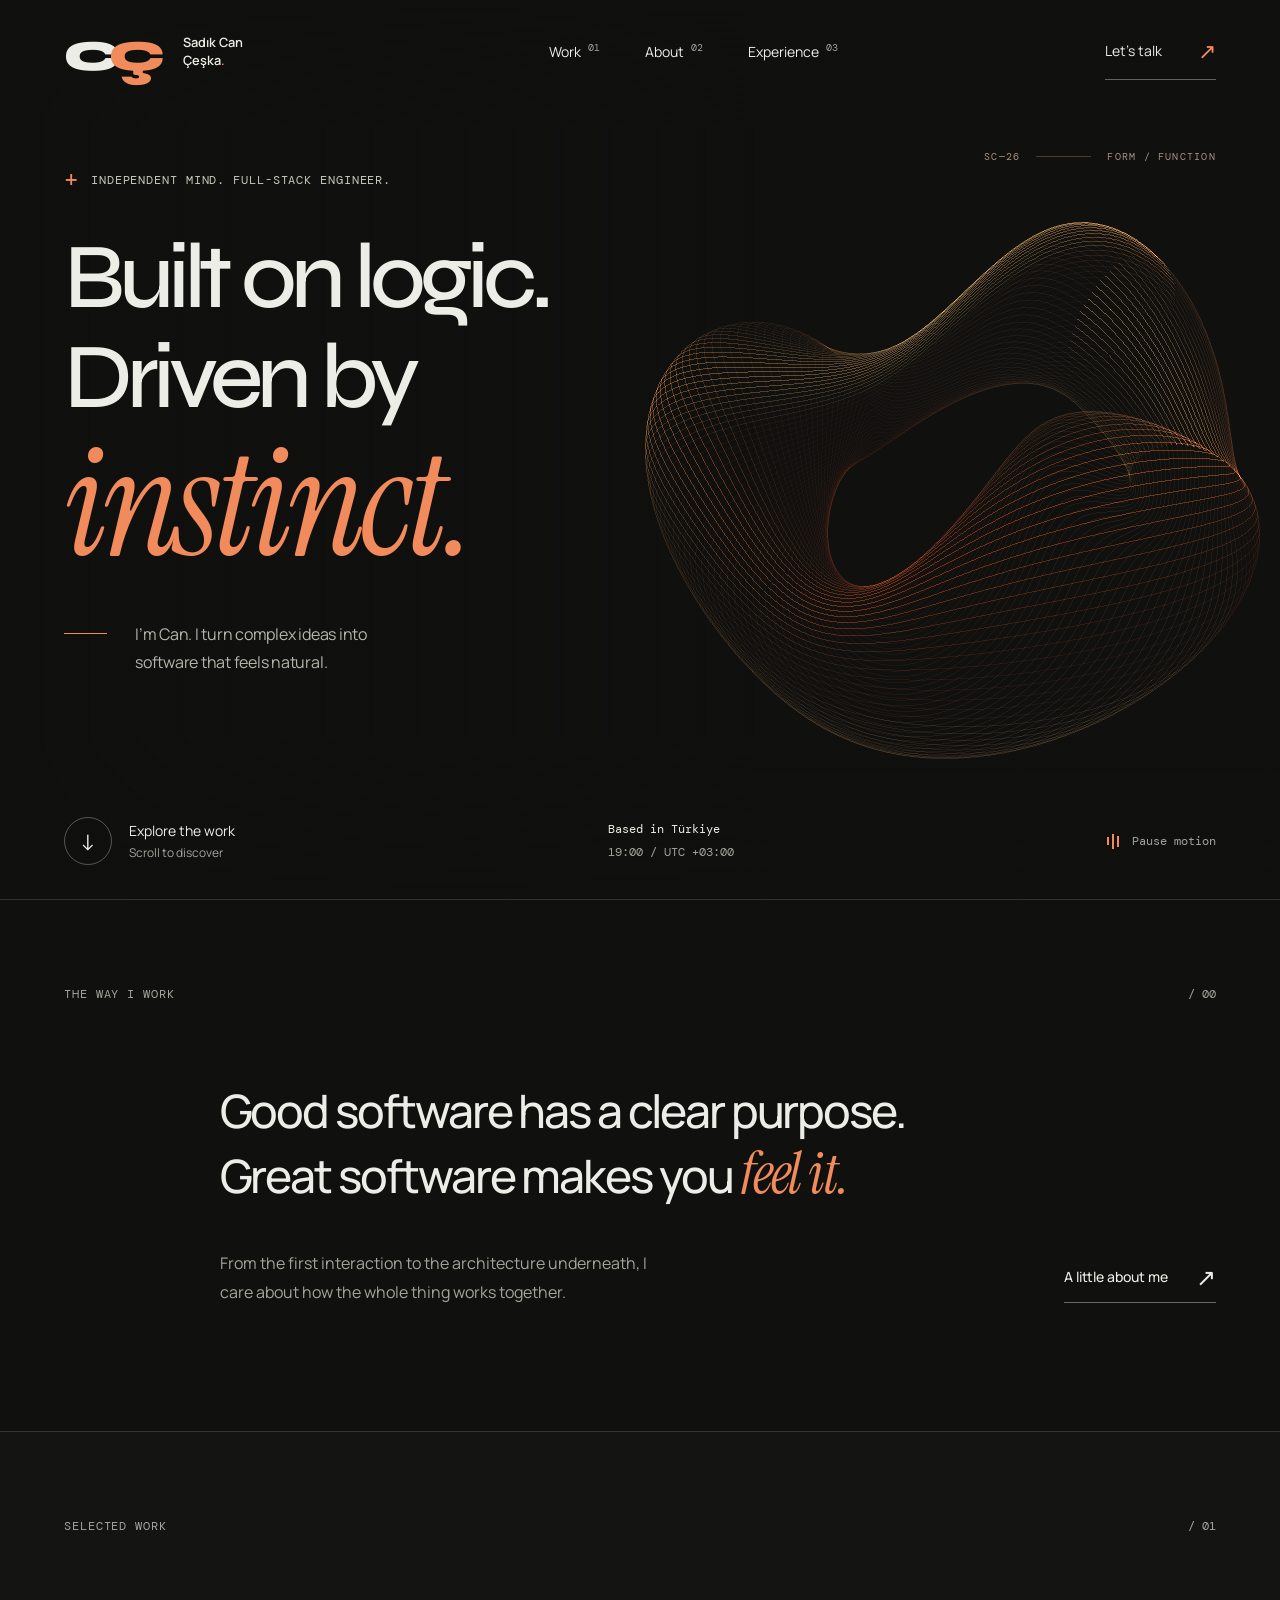
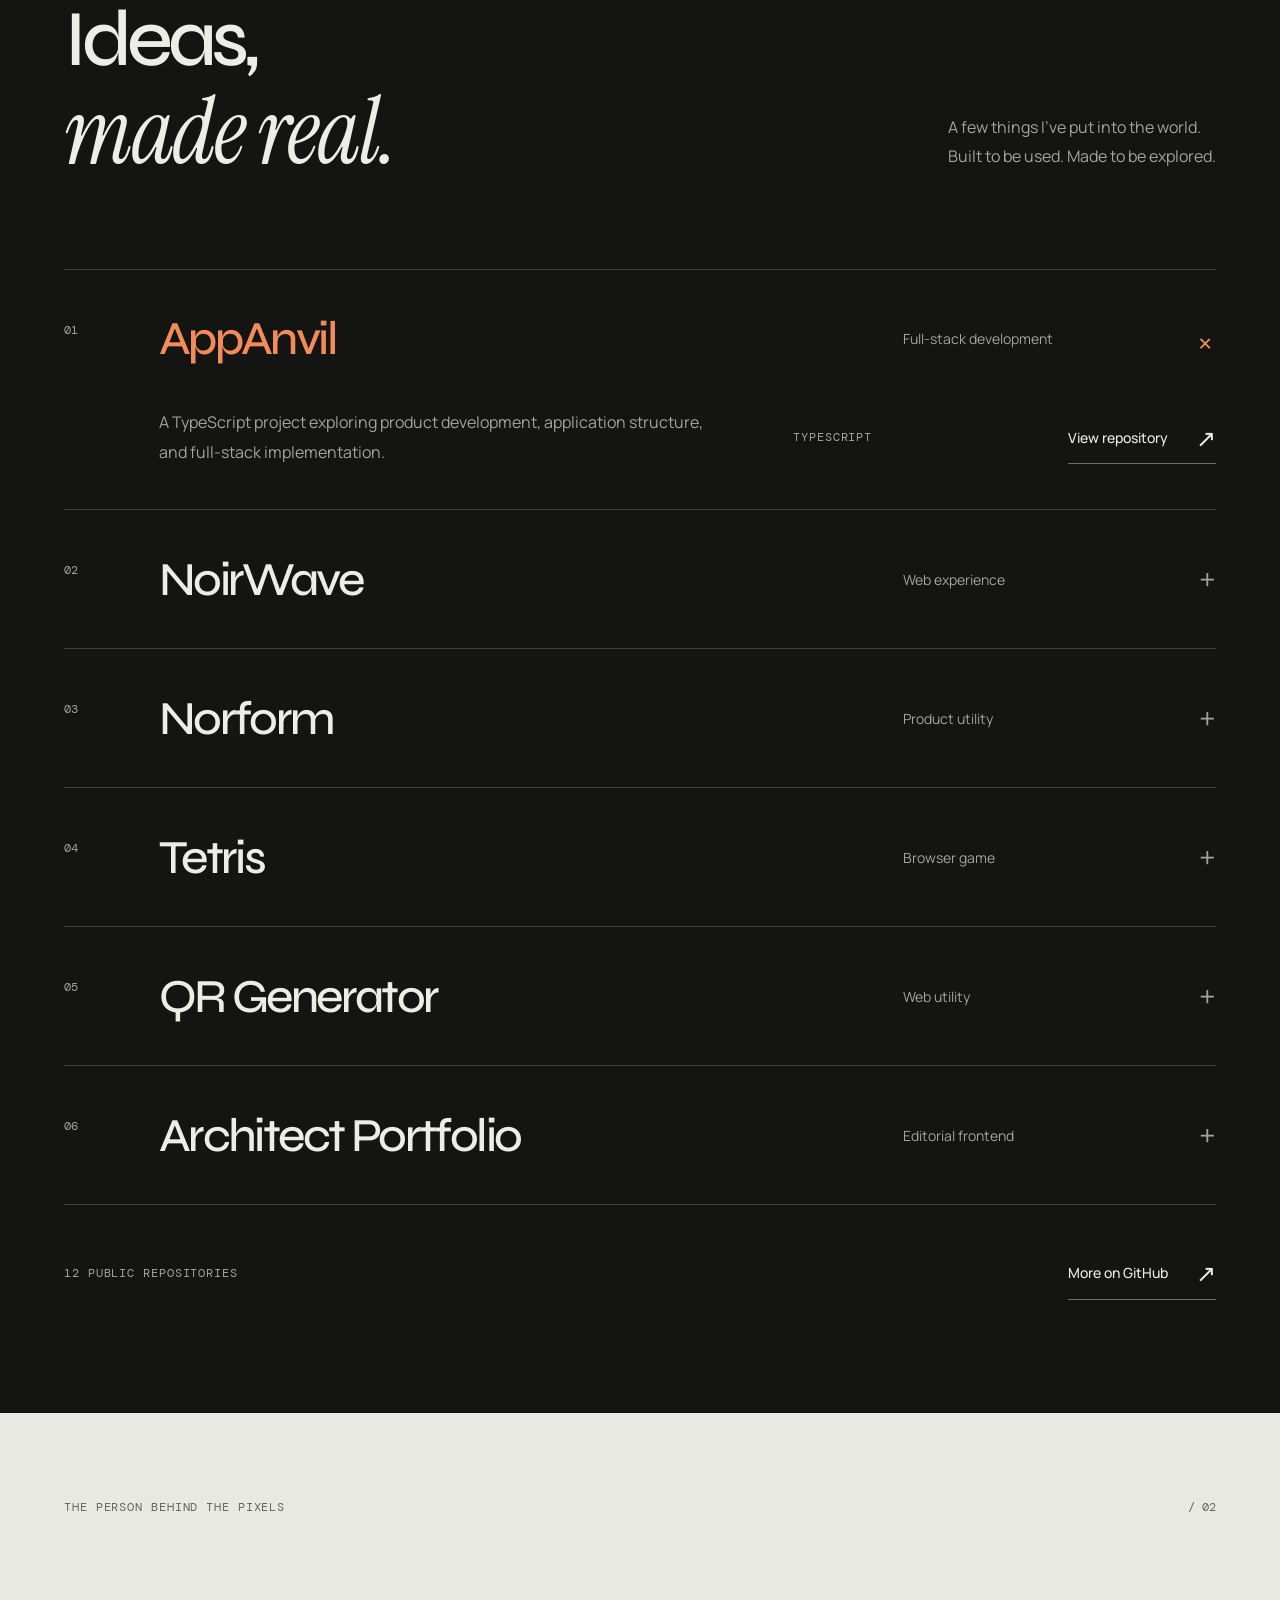
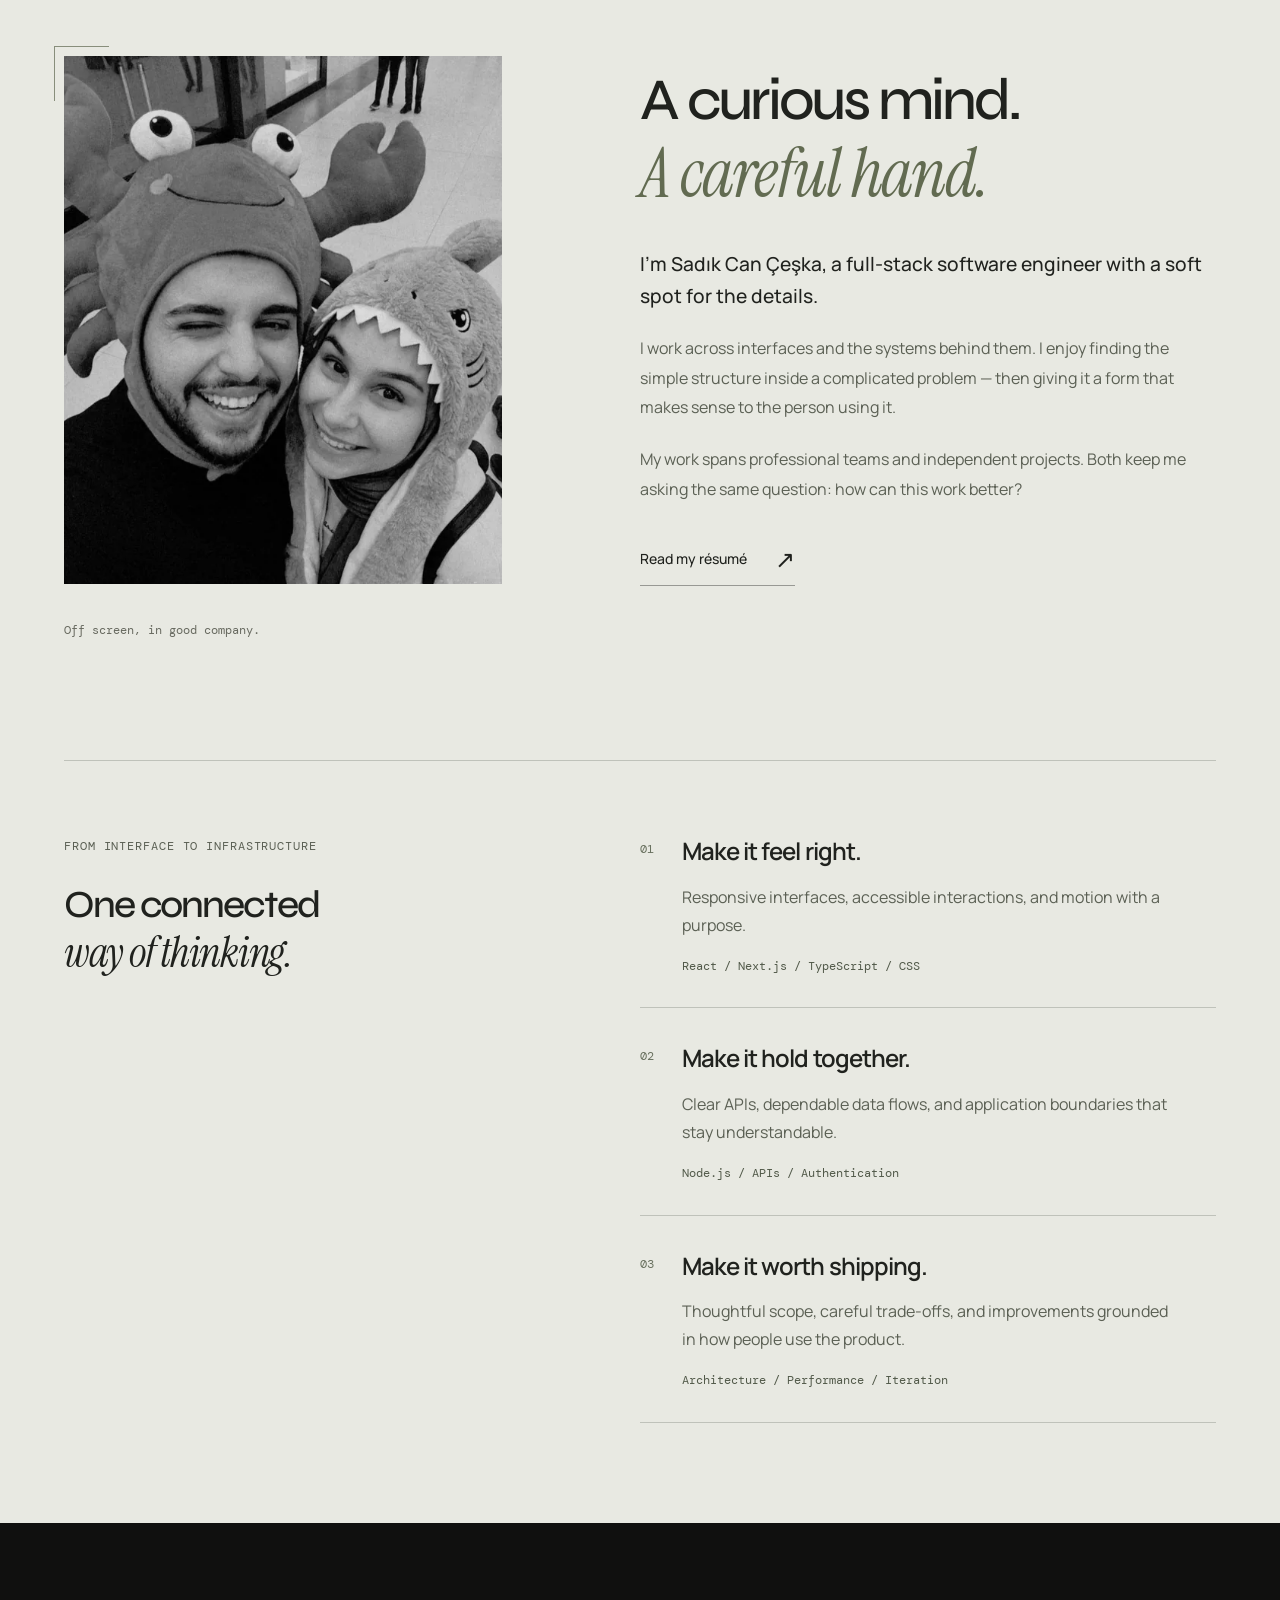
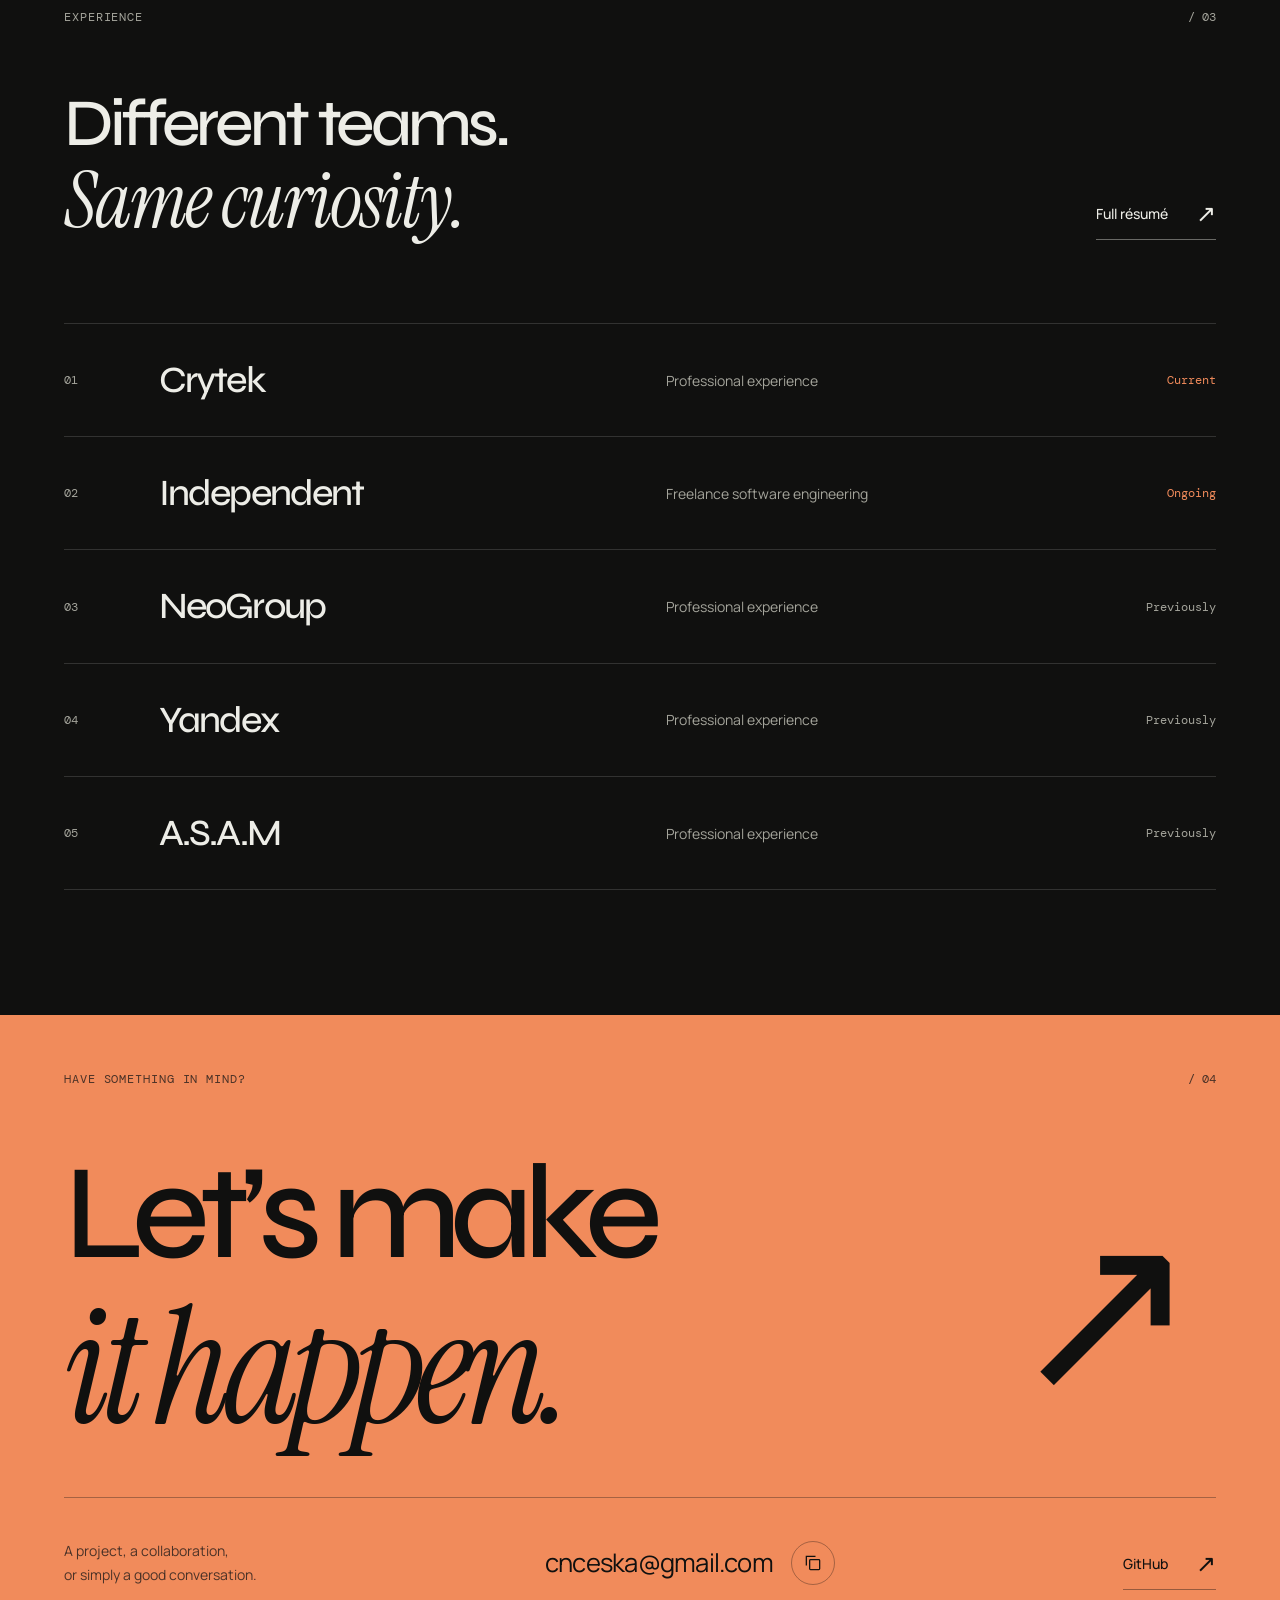
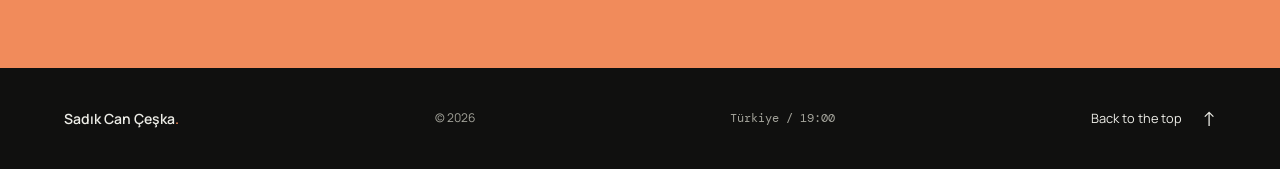
<file: index.html>
<!doctype html>
<html lang="en">
<head>
  <meta charset="utf-8">
  <meta name="viewport" content="width=device-width, initial-scale=1, viewport-fit=cover">
  <meta name="theme-color" content="#10100f">
  <meta name="color-scheme" content="dark">
  <meta name="description" content="Sadık Can Çeşka — full-stack software engineer. Thoughtful interfaces, dependable systems, and a selection of independent digital experiments.">
  <meta name="author" content="Sadık Can Çeşka">
  <meta property="og:title" content="Sadık Can Çeşka — Code with a point of view.">
  <meta property="og:description" content="Full-stack software engineering. Selected projects, experience, and independent experiments by Sadık Can Çeşka.">
  <meta property="og:type" content="website">
  <meta property="og:url" content="https://ceskasc.github.io/">
  <meta property="og:image" content="https://ceskasc.github.io/github-avatar.png">
  <meta property="og:image:alt" content="Sadık Can Çeşka">
  <meta name="twitter:card" content="summary">
  <link rel="canonical" href="https://ceskasc.github.io/">
  <title>Sadık Can Çeşka — Software Engineer</title>
  <link rel="preconnect" href="https://fonts.googleapis.com">
  <link rel="preconnect" href="https://fonts.gstatic.com" crossorigin>
  <link href="https://fonts.googleapis.com/css2?family=DM+Mono:wght@400;500&family=Instrument+Serif:ital@0;1&family=Manrope:wght@400;500;600;700;800&family=Syne:wght@500;600;700;800&display=swap" rel="stylesheet">
  <link rel="stylesheet" href="style.css?v=20260916a">
  <link rel="icon" href="favicon.svg" type="image/svg+xml">
  <link rel="manifest" href="site.webmanifest">
  <script type="application/ld+json">{"@context":"https://schema.org","@type":"Person","name":"Sadık Can Çeşka","url":"https://ceskasc.github.io/","jobTitle":"Full-stack Software Engineer","sameAs":["https://github.com/ceskasc"]}</script>
  <script src="script.js?v=20260916a" defer></script>
  <script src="assets/field.js?v=20260916a" defer></script>
</head>
<body id="top">
  <a class="skip-link" href="#main-content">Skip to content</a>
  <div class="reading-progress" aria-hidden="true"><span id="scroll-progress"></span></div>
  <header class="site-header">
    <a class="identity" href="#top" aria-label="Sadık Can Çeşka, home"><span class="identity-symbol" aria-hidden="true">c<span>ç</span></span><span class="identity-name">Sadık Can<br>Çeşka<span class="identity-dot">.</span></span></a>
    <nav class="desktop-nav" aria-label="Main navigation">
      <a href="#work" data-nav="work">Work <sup>01</sup></a>
      <a href="#about" data-nav="about">About <sup>02</sup></a>
      <a href="#experience" data-nav="experience">Experience <sup>03</sup></a>
    </nav>
    <div class="header-actions"><a class="header-contact" href="#contact">Let’s talk <span aria-hidden="true">↗</span></a><button class="menu-toggle" type="button" aria-label="Open navigation" aria-expanded="false" aria-controls="mobile-menu"><span></span><span></span></button></div>
  </header>

  <dialog class="mobile-menu" id="mobile-menu" aria-label="Navigation">
    <div class="menu-top"><span class="eyebrow">Find your way</span><button class="menu-close" type="button" aria-label="Close navigation">Close <span aria-hidden="true">×</span></button></div>
    <nav aria-label="Mobile navigation"><a href="#work"><small>01</small>Work</a><a href="#about"><small>02</small>About</a><a href="#experience"><small>03</small>Experience</a><a href="#contact"><small>04</small>Contact</a></nav>
    <div class="menu-bottom"><a href="Sadik_Can_Ceska_Portfolio_CV_PrivacySafe.pdf" target="_blank" rel="noopener noreferrer">Résumé ↗</a><a href="https://github.com/ceskasc" target="_blank" rel="noopener noreferrer">GitHub ↗</a></div>
  </dialog>

  <main id="main-content">
    <section class="hero" aria-labelledby="hero-title">
      <div class="hero-art" aria-hidden="true"><div class="field-fallback"></div><canvas id="light-field"></canvas><div class="art-vignette"></div></div>
      <div class="hero-registration" aria-hidden="true"><span>SC—26</span><i></i><span>FORM / FUNCTION</span></div>
      <div class="hero-content">
        <p class="eyebrow hero-eyebrow"><span class="tiny-cross" aria-hidden="true">+</span> Independent mind. Full-stack engineer.</p>
        <h1 id="hero-title"><span class="title-line"><span>Built on logic.</span></span><span class="title-line"><span>Driven by</span></span><span class="title-line title-serif"><em>instinct.</em></span></h1>
        <div class="hero-intro"><span class="intro-rule" aria-hidden="true"></span><p>I’m Can. I turn complex ideas into<br class="desktop-break"> software that feels natural.</p></div>
      </div>
      <div class="hero-footer"><a class="explore-link" href="#work"><span class="round-arrow" aria-hidden="true">↓</span><span>Explore the work<small>Scroll to discover</small></span></a><div class="hero-location"><span>Based in Türkiye</span><span id="istanbul-time">UTC +03:00</span></div><button class="motion-toggle" type="button" aria-pressed="false"><span class="motion-bars" aria-hidden="true"><i></i><i></i><i></i></span><span data-motion-label>Pause motion</span></button></div>
    </section>

    <section class="opening shell" aria-label="Introduction"><div class="section-note"><span class="eyebrow">The way I work</span><span class="section-numeral">/ 00</span></div><p class="opening-statement reveal">Good software has a clear purpose.<br>Great software makes you <em>feel it.</em></p><div class="opening-bottom reveal"><p>From the first interaction to the architecture underneath, I care about how the whole thing works together.</p><a class="text-link" href="#about">A little about me <span aria-hidden="true">↗</span></a></div></section>

    <section class="work" id="work" aria-labelledby="work-title">
      <div class="section-heading shell reveal"><div class="section-note"><span class="eyebrow">Selected work</span><span class="section-numeral">/ 01</span></div><div class="heading-row"><h2 id="work-title">Ideas,<br><em>made real.</em></h2><p>A few things I’ve put into the world.<br>Built to be used. Made to be explored.</p></div></div>
      <div class="project-ledger shell" id="project-grid">
        <article class="work-entry reveal" data-repo="appanvil"><details open><summary><span class="work-index">01</span><h3>AppAnvil</h3><span class="work-category">Full-stack development</span><span class="work-expand" aria-hidden="true">+</span></summary><div class="work-detail"><p>A TypeScript project exploring product development, application structure, and full-stack implementation.</p><div class="work-detail-meta"><span class="eyebrow" data-project-language>TypeScript</span><a class="text-link" href="https://github.com/ceskasc/appanvil" target="_blank" rel="noopener noreferrer">View repository <span aria-hidden="true">↗</span></a></div></div></details></article>
        <article class="work-entry reveal" data-repo="NoirWave"><details><summary><span class="work-index">02</span><h3>NoirWave</h3><span class="work-category">Web experience</span><span class="work-expand" aria-hidden="true">+</span></summary><div class="work-detail"><p>A web experience focused on visual direction, responsive composition, and interface development.</p><div class="work-detail-meta"><span class="eyebrow" data-project-language>TypeScript</span><a class="text-link" href="https://github.com/ceskasc/NoirWave" target="_blank" rel="noopener noreferrer">View repository <span aria-hidden="true">↗</span></a></div></div></details></article>
        <article class="work-entry reveal" data-repo="norform"><details><summary><span class="work-index">03</span><h3>Norform</h3><span class="work-category">Product utility</span><span class="work-expand" aria-hidden="true">+</span></summary><div class="work-detail"><p>A TypeScript project built around structured forms and straightforward user flows.</p><div class="work-detail-meta"><span class="eyebrow" data-project-language>TypeScript</span><a class="text-link" href="https://github.com/ceskasc/norform" target="_blank" rel="noopener noreferrer">View repository <span aria-hidden="true">↗</span></a></div></div></details></article>
        <article class="work-entry reveal" data-repo="tetris"><details><summary><span class="work-index">04</span><h3>Tetris</h3><span class="work-category">Browser game</span><span class="work-expand" aria-hidden="true">+</span></summary><div class="work-detail"><p>A browser take on the classic game, bringing together game logic and responsive controls.</p><div class="work-detail-meta"><span class="eyebrow" data-project-language>TypeScript</span><a class="text-link" href="https://github.com/ceskasc/tetris" target="_blank" rel="noopener noreferrer">View repository <span aria-hidden="true">↗</span></a></div></div></details></article>
        <article class="work-entry reveal" data-repo="qr-generator"><details><summary><span class="work-index">05</span><h3>QR Generator</h3><span class="work-category">Web utility</span><span class="work-expand" aria-hidden="true">+</span></summary><div class="work-detail"><p>A focused web utility for creating QR codes with a direct, uncomplicated interface.</p><div class="work-detail-meta"><span class="eyebrow" data-project-language>CSS</span><a class="text-link" href="https://github.com/ceskasc/qr-generator" target="_blank" rel="noopener noreferrer">View repository <span aria-hidden="true">↗</span></a></div></div></details></article>
        <article class="work-entry reveal" data-repo="architect-portfolio"><details><summary><span class="work-index">06</span><h3>Architect Portfolio</h3><span class="work-category">Editorial frontend</span><span class="work-expand" aria-hidden="true">+</span></summary><div class="work-detail"><p>An exploration of architectural presentation, visual hierarchy, and editorial composition on the web.</p><div class="work-detail-meta"><span class="eyebrow" data-project-language>CSS</span><a class="text-link" href="https://github.com/ceskasc/architect-portfolio" target="_blank" rel="noopener noreferrer">View repository <span aria-hidden="true">↗</span></a></div></div></details></article>
        <div class="work-bottom"><span class="eyebrow" id="repo-count">Public repositories</span><a class="text-link" href="https://github.com/ceskasc?tab=repositories" target="_blank" rel="noopener noreferrer">More on GitHub <span aria-hidden="true">↗</span></a></div>
      </div>
    </section>

    <section class="about" id="about" aria-labelledby="about-title"><div class="shell"><div class="section-note"><span class="eyebrow">The person behind the pixels</span><span class="section-numeral">/ 02</span></div><div class="about-layout"><div class="about-image reveal"><img src="profile-photo.webp" alt="Can and Fatma Nur" width="720" height="720" loading="lazy" decoding="async"><span class="portrait-caption">Off screen, in good company.</span></div><div class="about-copy"><h2 class="reveal" id="about-title">A curious mind.<br><em>A careful hand.</em></h2><p class="about-lead reveal">I’m Sadık Can Çeşka, a full-stack software engineer with a soft spot for the details.</p><p class="reveal">I work across interfaces and the systems behind them. I enjoy finding the simple structure inside a complicated problem — then giving it a form that makes sense to the person using it.</p><p class="reveal">My work spans professional teams and independent projects. Both keep me asking the same question: how can this work better?</p><a class="text-link reveal" href="Sadik_Can_Ceska_Portfolio_CV_PrivacySafe.pdf" target="_blank" rel="noopener noreferrer">Read my résumé <span aria-hidden="true">↗</span></a></div></div>
      <div class="practice" id="practice"><div class="practice-intro reveal"><span class="eyebrow">From interface to infrastructure</span><h3>One connected<br><em>way of thinking.</em></h3></div><div class="practice-list"><article class="practice-row reveal"><span class="practice-index">01</span><div><h4>Make it feel right.</h4><p>Responsive interfaces, accessible interactions, and motion with a purpose.</p><span class="practice-tools">React / Next.js / TypeScript / CSS</span></div></article><article class="practice-row reveal"><span class="practice-index">02</span><div><h4>Make it hold together.</h4><p>Clear APIs, dependable data flows, and application boundaries that stay understandable.</p><span class="practice-tools">Node.js / APIs / Authentication</span></div></article><article class="practice-row reveal"><span class="practice-index">03</span><div><h4>Make it worth shipping.</h4><p>Thoughtful scope, careful trade-offs, and improvements grounded in how people use the product.</p><span class="practice-tools">Architecture / Performance / Iteration</span></div></article></div></div>
    </div></section>

    <section class="experience shell" id="experience" aria-labelledby="experience-title"><div class="section-note"><span class="eyebrow">Experience</span><span class="section-numeral">/ 03</span></div><div class="heading-row reveal"><h2 id="experience-title">Different teams.<br><em>Same curiosity.</em></h2><a class="text-link" href="Sadik_Can_Ceska_Portfolio_CV_PrivacySafe.pdf" target="_blank" rel="noopener noreferrer">Full résumé <span aria-hidden="true">↗</span></a></div>
      <div class="experience-list"><article class="experience-row reveal"><span class="experience-order">01</span><h3>Crytek</h3><span>Professional experience</span><span class="experience-chapter">Current</span></article><article class="experience-row reveal"><span class="experience-order">02</span><h3>Independent</h3><span>Freelance software engineering</span><span class="experience-chapter">Ongoing</span></article><article class="experience-row reveal"><span class="experience-order">03</span><h3>NeoGroup</h3><span>Professional experience</span><span class="experience-chapter">Previously</span></article><article class="experience-row reveal"><span class="experience-order">04</span><h3>Yandex</h3><span>Professional experience</span><span class="experience-chapter">Previously</span></article><article class="experience-row reveal"><span class="experience-order">05</span><h3>A.S.A.M</h3><span>Professional experience</span><span class="experience-chapter">Previously</span></article></div>
    </section>

    <section class="contact" id="contact" aria-labelledby="contact-title"><div class="shell"><div class="section-note"><span class="eyebrow">Have something in mind?</span><span class="section-numeral">/ 04</span></div><a class="contact-title-link" href="mailto:cnceska@gmail.com"><h2 id="contact-title">Let’s make<br><em>it happen.</em></h2><span class="contact-arrow" aria-hidden="true">↗</span></a><div class="contact-bottom"><p>A project, a collaboration,<br>or simply a good conversation.</p><div class="email-group"><a href="mailto:cnceska@gmail.com">cnceska@gmail.com</a><button type="button" class="copy-email" aria-label="Copy email address"><svg viewBox="0 0 24 24" width="20" height="20" fill="none" stroke="currentColor" stroke-width="1.5" aria-hidden="true"><rect x="8" y="8" width="12" height="12" rx="1"></rect><path d="M15 4H4v11"></path></svg></button></div><a class="text-link" href="https://github.com/ceskasc" target="_blank" rel="noopener noreferrer">GitHub <span aria-hidden="true">↗</span></a></div></div></section>
  </main>
  <footer class="site-footer shell"><a class="footer-name" href="#top">Sadık Can Çeşka<span>.</span></a><span>© <span class="current-year">2026</span></span><span class="footer-time" id="contact-time">Türkiye / UTC+3</span><a class="back-top" href="#top">Back to the top <span aria-hidden="true">↑</span></a></footer>
  <div class="toast" id="toast" role="status" aria-live="polite"></div>
</body>
</html>
</file>
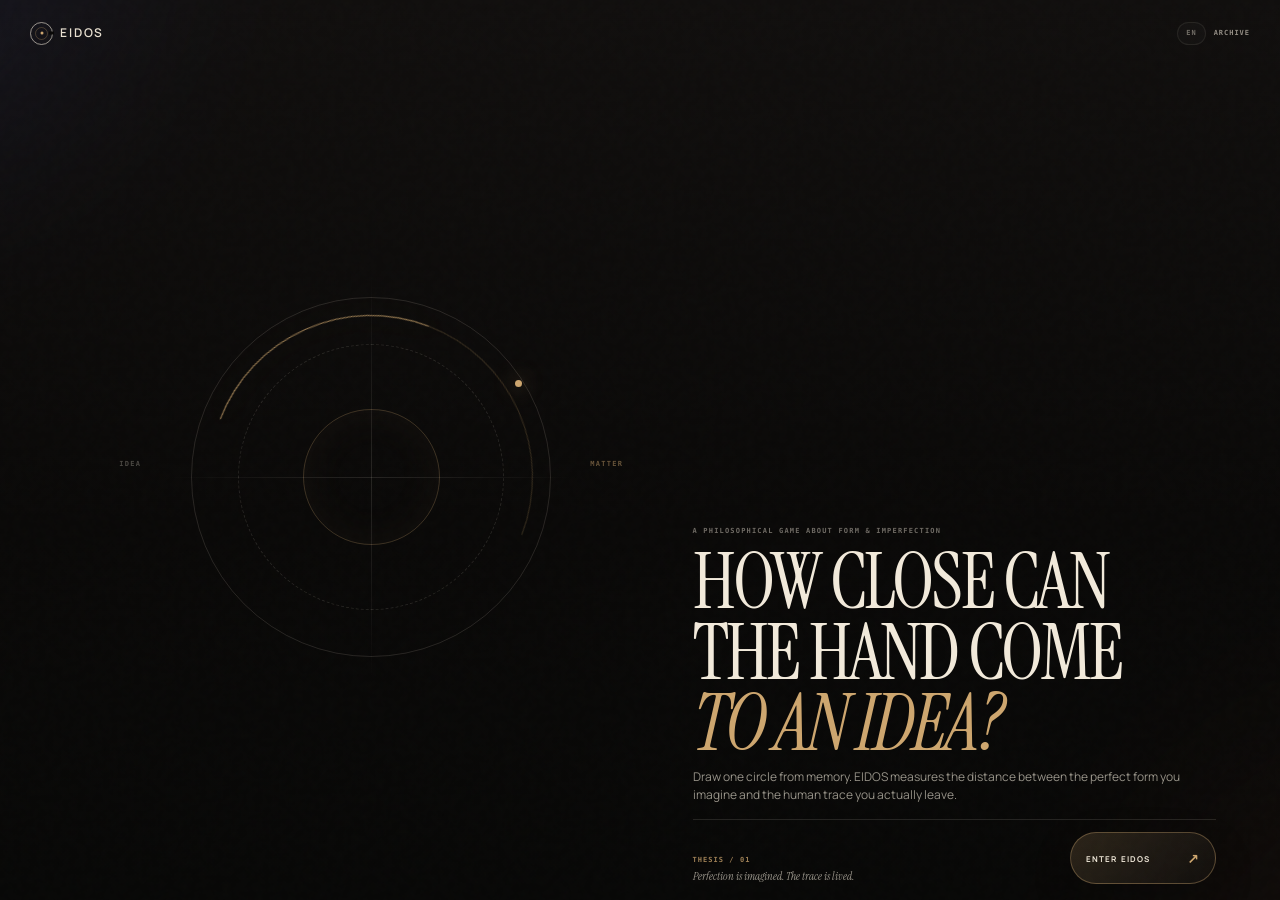
<file: circle/index.html>
<!doctype html>
<html lang="en">
<head>
  <meta charset="utf-8" />
  <meta name="viewport" content="width=device-width,initial-scale=1,viewport-fit=cover,user-scalable=no" />
  <meta name="theme-color" content="#090807" />
  <meta name="color-scheme" content="dark" />
  <meta name="description" content="EIDOS — a philosophical drawing game about the distance between an ideal form and the human hand." />
  <meta property="og:title" content="EIDOS — How close can the hand come to an idea?" />
  <meta property="og:description" content="Draw a circle from memory. Measure the distance between ideal form and human trace." />
  <meta property="og:type" content="website" />
  <title>EIDOS — The Distance to an Idea</title>
  <link rel="icon" href="./favicon.svg" type="image/svg+xml" />
  <link rel="preconnect" href="https://fonts.googleapis.com" />
  <link rel="preconnect" href="https://fonts.gstatic.com" crossorigin />
  <link href="https://fonts.googleapis.com/css2?family=Instrument+Serif:ital@0;1&family=Manrope:wght@400;500;600;700&display=swap" rel="stylesheet" />
  <link rel="stylesheet" href="./styles.css?v=9.1" />
  <link rel="stylesheet" href="./archive.css?v=10" />
</head>
<body data-mode="intro">
  <div class="atmosphere" aria-hidden="true"><i class="glow g1"></i><i class="glow g2"></i><i class="noise"></i></div>
  <canvas id="draw" aria-label="Circle drawing surface"></canvas>

  <header class="chrome">
    <button id="homeButton" class="brand" type="button" aria-label="Return to start">
      <span class="brand-glyph" aria-hidden="true"><i></i></span>
      <span><strong>EIDOS</strong><small>THE DISTANCE TO AN IDEA</small></span>
    </button>
    <div class="meta"><span id="localeBadge">EN</span><button id="archiveButton" class="meta-button" type="button">ARCHIVE</button><span id="playerBadge" hidden>—</span><span id="bestBadge" hidden>PB <b>—</b></span></div>
  </header>

  <main class="app">
    <section id="intro" class="scene intro is-active">
      <div class="visual-stage" aria-hidden="true">
        <div class="eidos-orbit">
          <span class="ring ring-1"></span><span class="ring ring-2"></span><span class="ring ring-3"></span>
          <span class="axis axis-x"></span><span class="axis axis-y"></span><span class="gold-arc"></span><span class="node"></span>
        </div>
        <span class="visual-label label-a">IDEA</span><span class="visual-label label-b">MATTER</span>
      </div>

      <div class="copy-stage">
        <p class="eyebrow" data-i18n="introMicro">A PHILOSOPHICAL GAME ABOUT FORM &amp; IMPERFECTION</p>
        <h1 data-i18n-html="introTitle">HOW CLOSE CAN<br>THE HAND COME<br><em>TO AN IDEA?</em></h1>
        <p class="lede" data-i18n="introLede">Draw one circle from memory. EIDOS measures the distance between the perfect form you imagine and the human trace you actually leave.</p>
      </div>

      <div class="bottom-stage">
        <p class="axiom"><span>THESIS / 01</span><b data-i18n="axiom">Perfection is imagined. The trace is lived.</b></p>
        <button id="startButton" class="cta" type="button"><span data-i18n="enter">ENTER EIDOS</span><i>↗</i></button>
      </div>
    </section>

    <section id="ready" class="scene ready">
      <div class="visual-stage ready-visual" aria-hidden="true">
        <div class="eidos-orbit target">
          <span class="ring ring-1"></span><span class="ring ring-2"></span><span class="ring ring-3"></span>
          <span class="axis axis-x"></span><span class="axis axis-y"></span><span class="node center-node"></span>
        </div>
      </div>
      <div class="copy-stage ready-copy">
        <p class="eyebrow" data-i18n="readyMicro">NO GUIDE. NO CORRECTION.</p>
        <h2 data-i18n-html="readyTitle">DRAW WHAT<br><em>YOU REMEMBER.</em></h2>
        <p class="lede" data-i18n="readyLede">One continuous gesture. Draw a large closed circle and release when the form feels complete.</p>
      </div>
      <div class="ready-status"><span class="pulse"></span><span id="readyStatusText" data-i18n="awaiting">TOUCH ANYWHERE TO BEGIN</span><i></i><span data-i18n="oneStroke">ONE TRACE</span></div>
    </section>

    <section id="result" class="scene result" aria-live="polite">
      <div class="result-scroll">
        <div class="result-head"><div><span data-i18n="resultHead">IDEA / TRACE</span><b id="traceId">TRACE / ----</b></div><span id="runLabel">RUN / 001</span></div>

        <div id="resultVisual" class="result-visual" aria-hidden="true">
          <canvas id="resultCanvas" class="result-canvas"></canvas>
          <span class="ideal-label" data-i18n="ideal">IDEAL</span><span class="trace-label" data-i18n="trace">TRACE</span>
          <div class="result-ring"></div><div class="result-axis x"></div><div class="result-axis y"></div>
        </div>

        <div class="result-sheet">
          <span class="score-kicker" data-i18n="scoreKicker">DISTANCE TO THE IDEA</span>
          <div class="score"><strong id="scoreValue">0.000</strong><sup>%</sup></div>
          <h2 id="verdict">—</h2>
          <p id="resultNote">—</p>
          <div class="thesis"><span data-i18n="thesisLabel">THESIS</span><p id="thesisText">—</p></div>
          <div class="metrics">
            <div><span data-i18n="radial">RADIAL ERROR</span><b id="mRadial">—</b></div>
            <div><span data-i18n="closure">CLOSURE</span><b id="mClosure">—</b></div>
            <div><span data-i18n="coverage">COVERAGE</span><b id="mCoverage">—</b></div>
            <div><span data-i18n="path">PATH EXCESS</span><b id="mPath">—</b></div>
          </div>
          <div class="actions">
            <button id="againButton" class="action primary" type="button"><span data-i18n="again">TRY AGAIN</span><i>→</i></button>
            <button id="shareButton" class="action" type="button"><span data-i18n="share">SHARE TRACE</span><i>↗</i></button>
          </div>
          <div class="global-proof">
            <div><span data-i18n="verificationLabel">GLOBAL ARCHIVE</span><b id="verifyState">LOCAL / PENDING</b></div>
            <div><span data-i18n="rankLabel">WORLD RANK</span><b id="worldRank">—</b></div>
            <div><span data-i18n="identityLabel">IDENTITY</span><b id="resultIdentity">—</b></div>
          </div>
          <button id="resultArchiveButton" class="archive-call" type="button"><span data-i18n="openArchive">OPEN THE ARCHIVE</span><i>↗</i></button>
          <div id="newBest" class="new-best" hidden data-i18n="newBest">NEW PERSONAL BEST / STORED ON THIS DEVICE</div>
        </div>
      </div>
    </section>
  </main>

  <section id="identityGate" class="identity-gate" aria-hidden="true">
    <div class="identity-card">
      <button id="identityClose" class="overlay-close" type="button" aria-label="Close">×</button>
      <span class="overlay-index">EIDOS / IDENTITY</span>
      <div class="identity-symbol" aria-hidden="true"><i></i><b></b></div>
      <p class="eyebrow" data-i18n="identityEyebrow">BEFORE THE TRACE, A NAME.</p>
      <h2 data-i18n-html="identityTitle">HOW SHOULD THE<br><em>ARCHIVE REMEMBER YOU?</em></h2>
      <p class="identity-copy" data-i18n="identityCopy">Choose a public pseudonym. No email, phone number or account is required.</p>
      <label class="name-field"><span data-i18n="nicknameLabel">PUBLIC NAME</span><input id="nicknameInput" maxlength="20" autocomplete="off" autocapitalize="off" spellcheck="false" placeholder="AION" /></label>
      <p id="identityError" class="field-error" aria-live="polite"></p>
      <button id="identityConfirm" class="cta identity-confirm" type="button"><span data-i18n="claimIdentity">CLAIM THIS IDENTITY</span><i>→</i></button>
      <p class="privacy-note" data-i18n="privacyNote">A random device ID is stored locally so this name stays yours on this device.</p>
    </div>
  </section>

  <section id="archiveOverlay" class="archive-overlay" aria-hidden="true">
    <div class="archive-shell">
      <header class="archive-head">
        <div><span class="overlay-index">EIDOS / GLOBAL</span><h2 data-i18n="archiveTitle">THE ARCHIVE</h2><p data-i18n="archiveSubtitle">Every hand leaves a trace.</p></div>
        <button id="archiveClose" class="overlay-close" type="button" aria-label="Close">×</button>
      </header>
      <div class="archive-stats"><div><span data-i18n="archivePlayers">HANDS</span><b id="archivePlayers">—</b></div><div><span data-i18n="archiveAttempts">TRACES</span><b id="archiveAttempts">—</b></div><div><span data-i18n="archiveBest">CLOSEST</span><b id="archiveBest">—</b></div></div>
      <div class="archive-column-head"><span># / IDENTITY</span><span data-i18n="archiveScore">PROXIMITY</span></div>
      <div id="archiveList" class="archive-list"><div class="archive-empty" data-i18n="archiveLoading">READING THE ARCHIVE…</div></div>
      <p class="archive-foot" data-i18n="archiveFoot">Only each identity’s best verified trace appears here.</p>
    </div>
  </section>
  <aside id="traceHud" class="trace-hud" aria-hidden="true"><span data-i18n="liveTrace">LIVE TRACE</span><b id="pointCount">000</b><i></i><span data-i18n="dontThink">DON'T CORRECT IT.</span></aside>
  <div class="whisper" data-i18n="whisper">LET THE HAND ANSWER BEFORE THE MIND DOES.</div>
  <div id="toast" class="toast" role="status" aria-live="polite"></div>
  <script src="./archive-reliability.js?v=10.2"></script>
  <script type="module" src="./main.js?v=9.1"></script>
  <script type="module" src="./archive.js?v=10.2"></script>
</body>
</html>
</file>
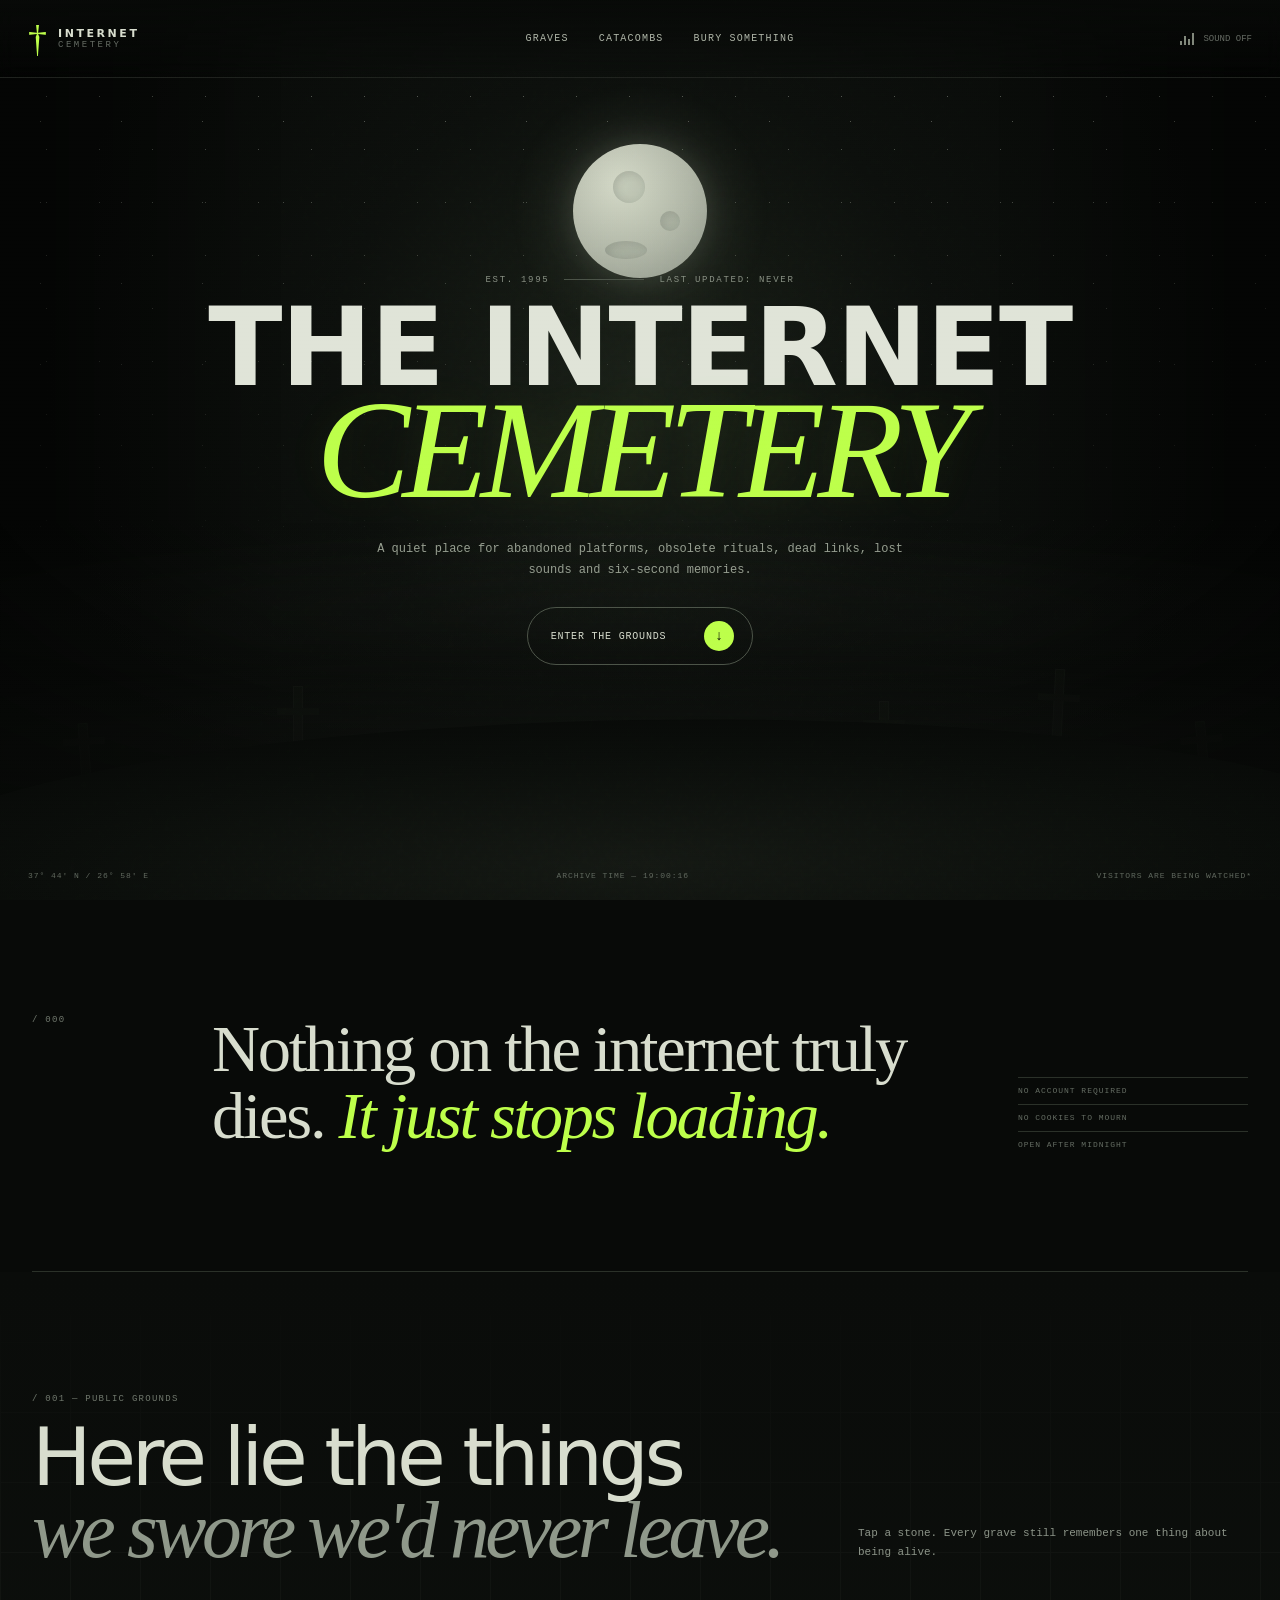
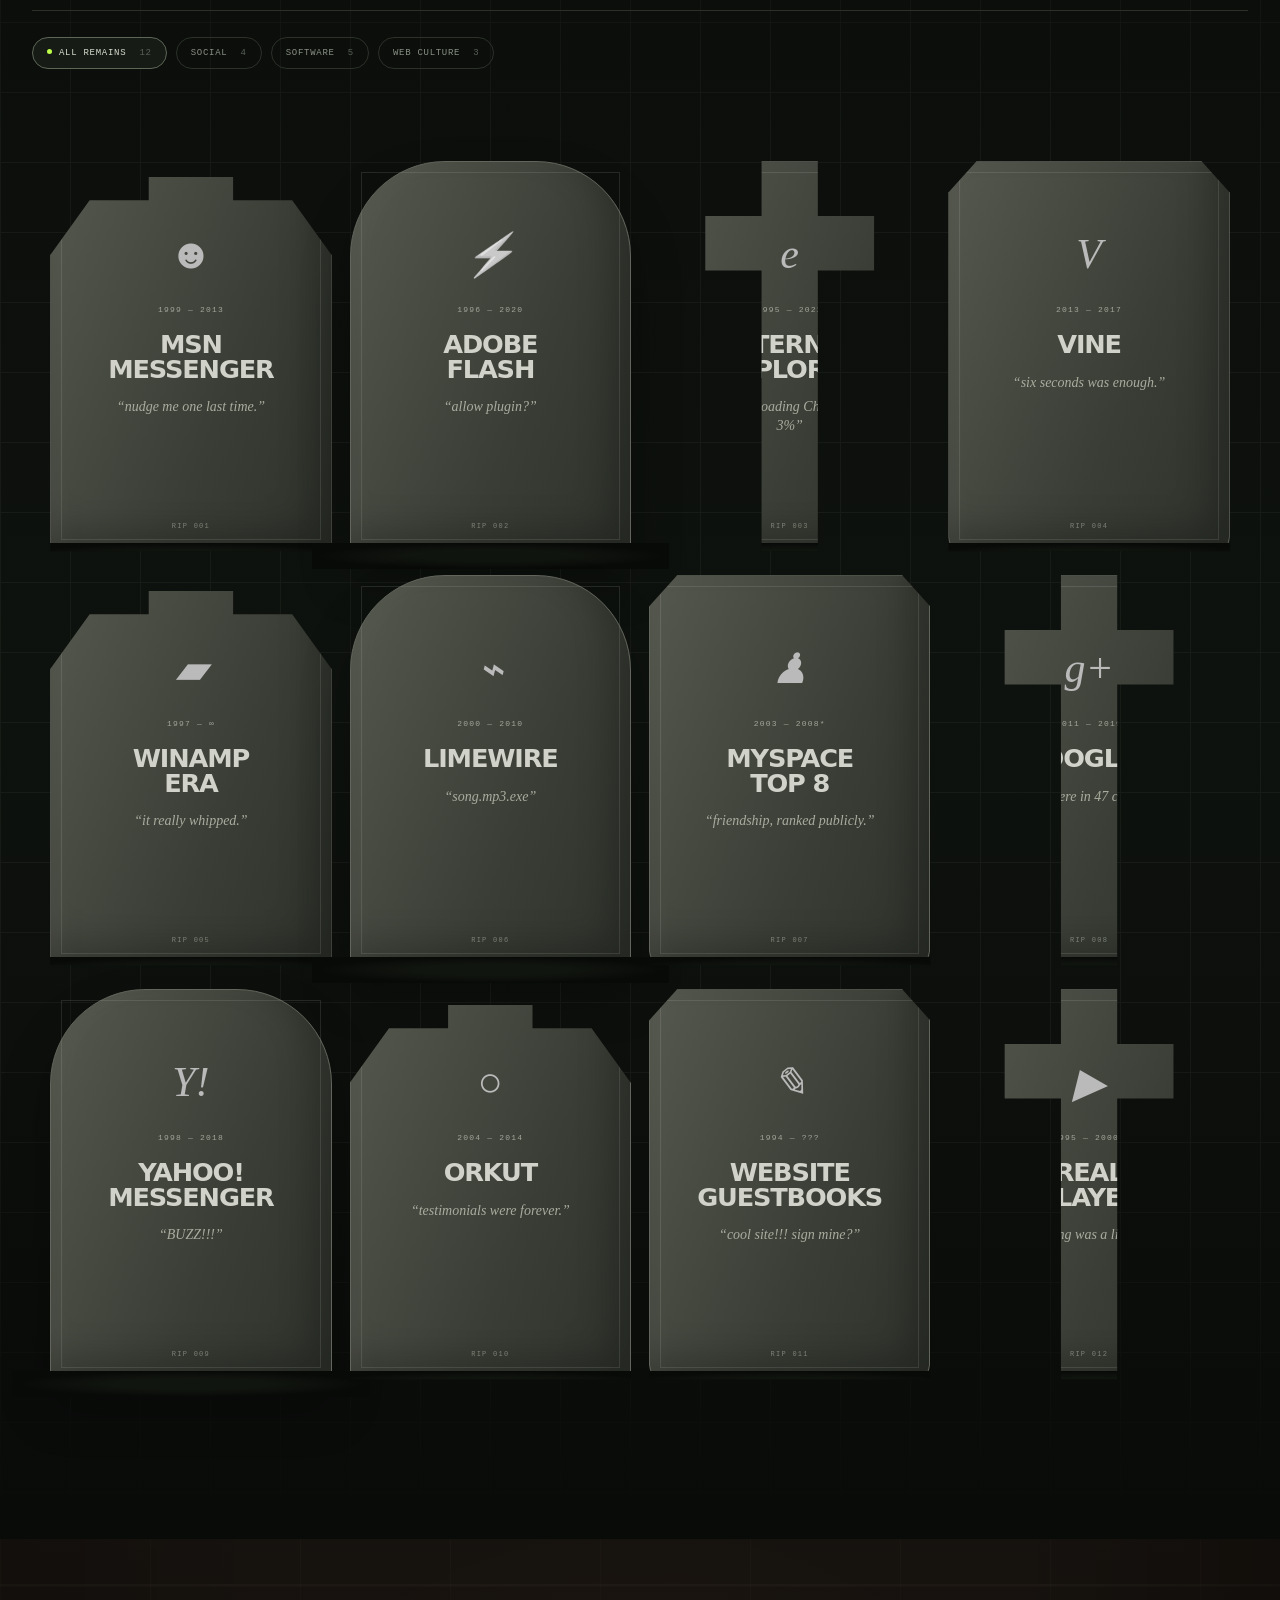
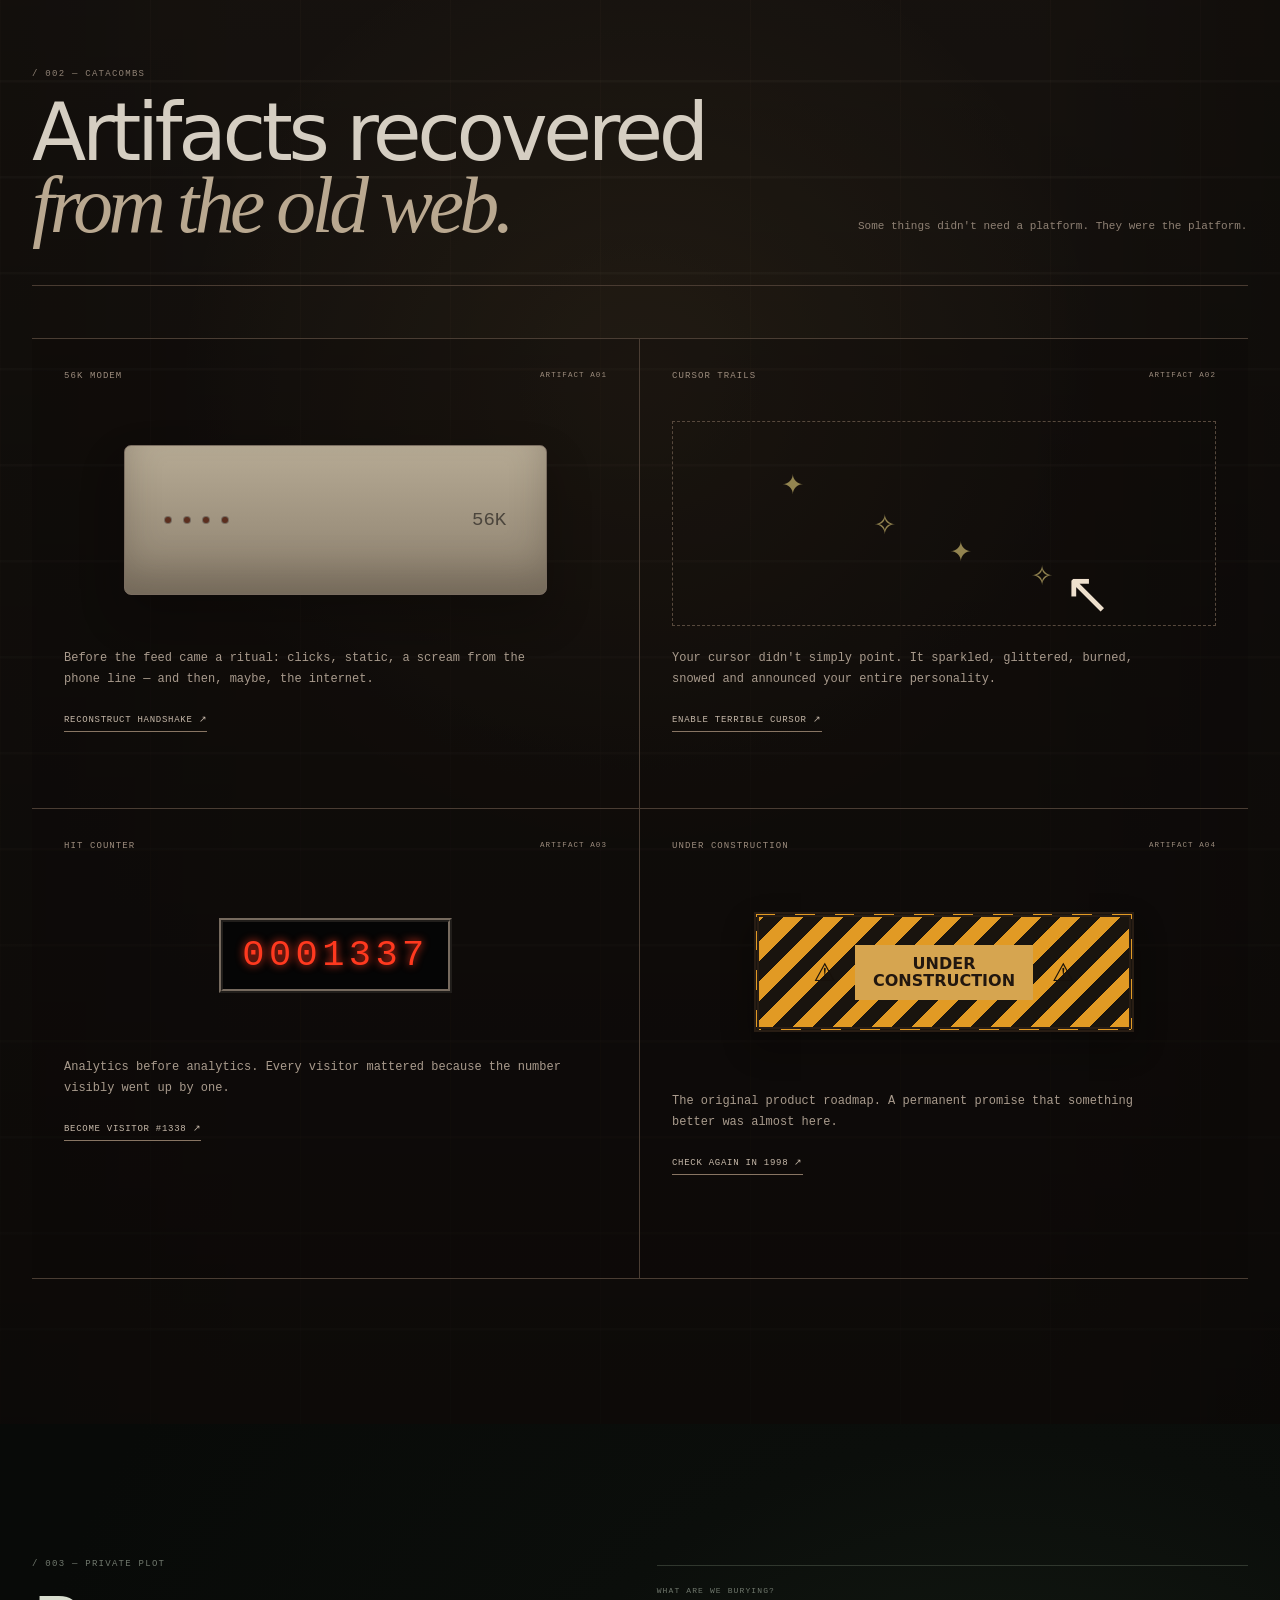
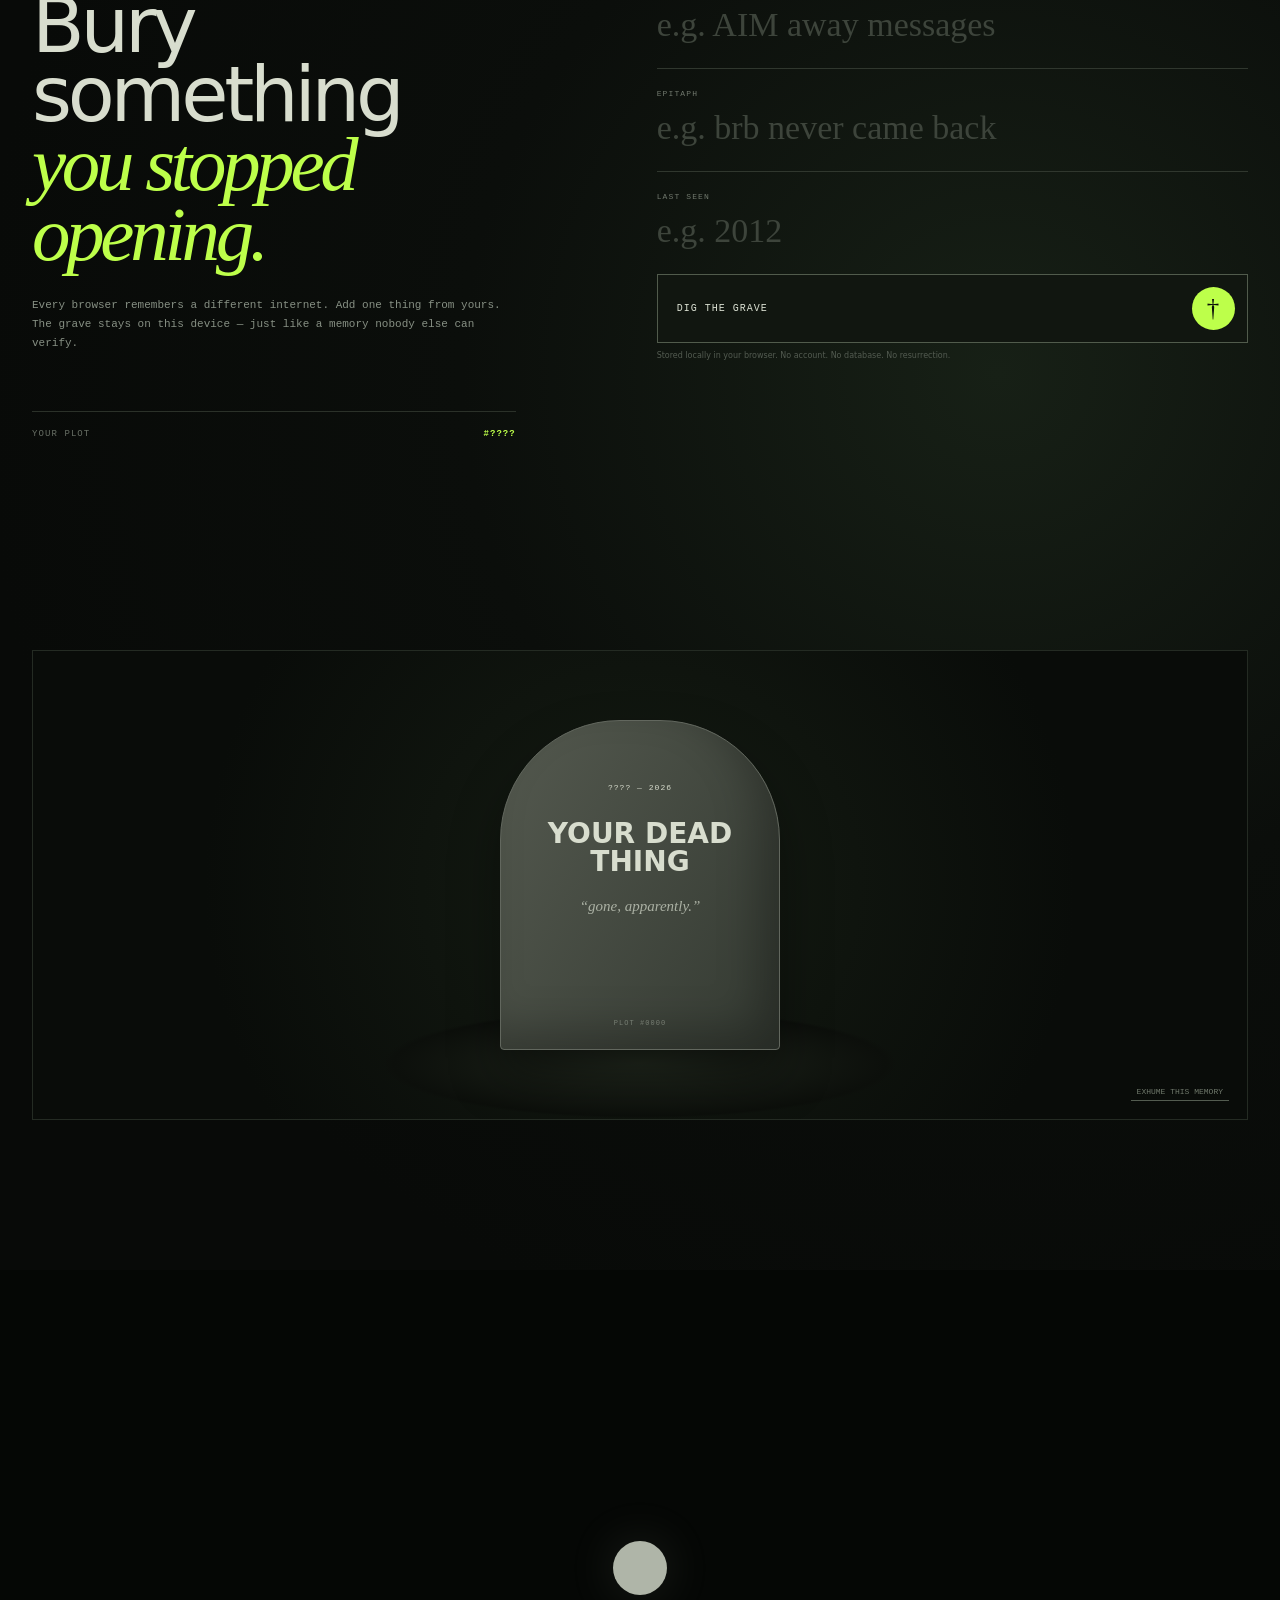
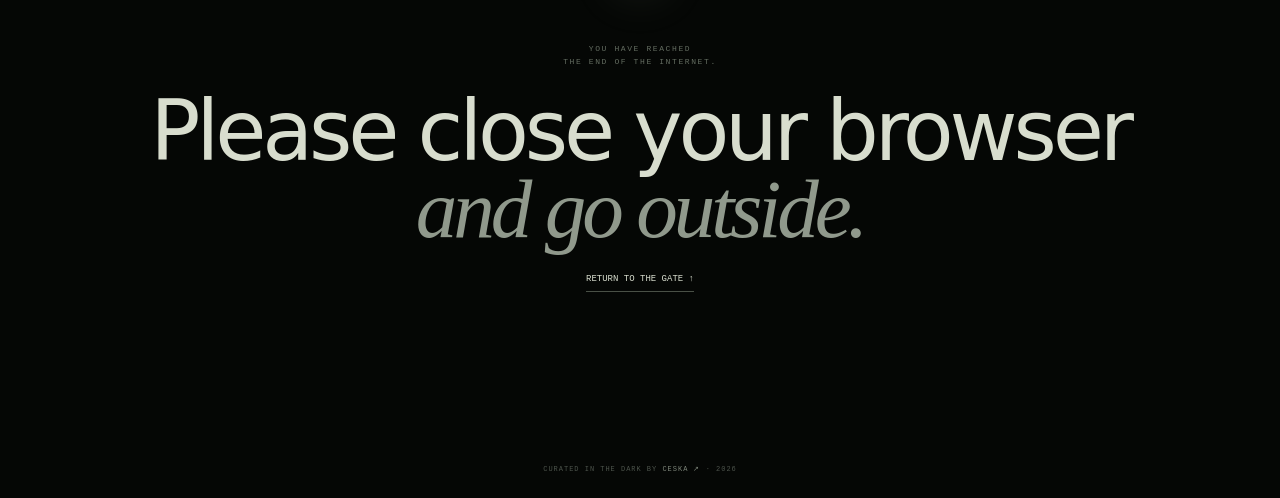
<file: internet-cemetery/index.html>
<!doctype html>
<html lang="en">
<head>
  <meta charset="utf-8" />
  <meta name="viewport" content="width=device-width,initial-scale=1,viewport-fit=cover" />
  <meta name="theme-color" content="#080a08" />
  <meta name="color-scheme" content="dark" />
  <meta name="description" content="The Internet Cemetery — a walk through the products, platforms and rituals the web left behind." />
  <meta name="author" content="CESKA" />
  <meta property="og:title" content="The Internet Cemetery" />
  <meta property="og:description" content="Nothing on the internet truly dies. It just stops loading." />
  <meta property="og:type" content="website" />
  <meta property="og:url" content="https://ceskasc.github.io/internet-cemetery/" />
  <meta property="og:image" content="https://ceskasc.github.io/internet-cemetery/cemetery-og.svg" />
  <meta name="twitter:card" content="summary_large_image" />
  <link rel="canonical" href="https://ceskasc.github.io/internet-cemetery/" />
  <link rel="icon" href="favicon.svg" type="image/svg+xml" />
  <link rel="stylesheet" href="cemetery.css" />
  <title>The Internet Cemetery — CESKA</title>
</head>
<body>
  <div class="boot" id="boot" aria-hidden="true">
    <div class="boot-mark">†</div>
    <div class="boot-copy">
      <span>ARCHIVE NODE 1995—∞</span>
      <strong>THE INTERNET CEMETERY</strong>
      <i><b id="bootBar"></b></i>
      <small id="bootText">recovering dead links…</small>
    </div>
  </div>

  <div class="noise" aria-hidden="true"></div>
  <div class="scanlines" aria-hidden="true"></div>
  <div class="cursor-glow" id="cursorGlow" aria-hidden="true"></div>

  <header class="topbar">
    <a class="wordmark" href="#gate" aria-label="The Internet Cemetery home">
      <span class="sigil">†</span>
      <span><b>INTERNET</b><small>CEMETERY</small></span>
    </a>
    <nav class="topnav" aria-label="Primary navigation">
      <a href="#graveyard">Graves</a>
      <a href="#catacombs">Catacombs</a>
      <a href="#dig">Bury Something</a>
    </nav>
    <div class="top-actions">
      <button class="icon-button" id="soundToggle" type="button" aria-pressed="false" aria-label="Turn ambient sound on">
        <span class="sound-bars" aria-hidden="true"><i></i><i></i><i></i><i></i></span>
        <span class="sound-label">sound off</span>
      </button>
      <button class="menu-button" id="menuButton" type="button" aria-expanded="false" aria-controls="mobileNav" aria-label="Open menu"><i></i><i></i></button>
    </div>
  </header>

  <div class="mobile-nav" id="mobileNav" inert>
    <a href="#graveyard"><small>01</small> Graves</a>
    <a href="#catacombs"><small>02</small> Catacombs</a>
    <a href="#dig"><small>03</small> Bury Something</a>
    <p>Nothing on the internet truly dies.<br>It just stops loading.</p>
  </div>

  <main>
    <section class="gate" id="gate" aria-labelledby="gateTitle">
      <div class="moon-wrap" id="moon" role="button" tabindex="0" aria-label="Moon">
        <div class="moon"><span></span><span></span><span></span></div>
        <div class="moon-halo"></div>
      </div>
      <div class="stars" aria-hidden="true"></div>
      <div class="distant-crosses" aria-hidden="true"><i></i><i></i><i></i><i></i><i></i><i></i></div>
      <div class="fog fog-a" aria-hidden="true"></div>
      <div class="fog fog-b" aria-hidden="true"></div>

      <div class="gate-copy">
        <p class="kicker"><span>EST. 1995</span><i></i><span>LAST UPDATED: NEVER</span></p>
        <h1 id="gateTitle"><span>THE INTERNET</span><em>CEMETERY</em></h1>
        <p class="intro">A quiet place for abandoned platforms, obsolete rituals, dead links, lost sounds and six-second memories.</p>
        <a class="enter" href="#graveyard"><span>Enter the grounds</span><b>↓</b></a>
      </div>

      <div class="gate-meta">
        <span>37° 44′ N / 26° 58′ E</span>
        <span id="archiveClock">ARCHIVE TIME — --:--:--</span>
        <span>VISITORS ARE BEING WATCHED*</span>
      </div>
      <div class="ground-front" aria-hidden="true"></div>
    </section>

    <section class="manifesto section-shell" aria-label="Cemetery statement">
      <p class="section-index">/ 000</p>
      <p class="manifesto-line">Nothing on the internet truly dies. <em>It just stops loading.</em></p>
      <div class="manifesto-note">
        <span>NO ACCOUNT REQUIRED</span>
        <span>NO COOKIES TO MOURN</span>
        <span>OPEN AFTER MIDNIGHT</span>
      </div>
    </section>

    <section class="graveyard" id="graveyard" aria-labelledby="graveyardTitle">
      <div class="section-shell">
        <div class="section-heading">
          <div>
            <p class="section-index">/ 001 — PUBLIC GROUNDS</p>
            <h2 id="graveyardTitle">Here lie the things<br><em>we swore we'd never leave.</em></h2>
          </div>
          <p class="heading-copy">Tap a stone. Every grave still remembers one thing about being alive.</p>
        </div>

        <div class="grave-filters" role="group" aria-label="Filter graves">
          <button class="filter is-active" data-filter="all" type="button">All remains <span>12</span></button>
          <button class="filter" data-filter="social" type="button">Social <span>4</span></button>
          <button class="filter" data-filter="software" type="button">Software <span>5</span></button>
          <button class="filter" data-filter="culture" type="button">Web culture <span>3</span></button>
        </div>

        <div class="graves-grid" id="gravesGrid">
          <button class="grave grave-tall" data-id="msn" data-category="social" type="button" aria-label="Open MSN Messenger memorial">
            <span class="grave-icon">☻</span><small>1999 — 2013</small><strong>MSN<br>MESSENGER</strong><i>“nudge me one last time.”</i><b>RIP 001</b>
          </button>
          <button class="grave grave-round" data-id="flash" data-category="software" type="button" aria-label="Open Adobe Flash Player memorial">
            <span class="grave-icon">⚡</span><small>1996 — 2020</small><strong>ADOBE<br>FLASH</strong><i>“allow plugin?”</i><b>RIP 002</b>
          </button>
          <button class="grave grave-cross" data-id="ie" data-category="software" type="button" aria-label="Open Internet Explorer memorial">
            <span class="grave-icon">e</span><small>1995 — 2022</small><strong>INTERNET<br>EXPLORER</strong><i>“downloading Chrome… 3%”</i><b>RIP 003</b>
          </button>
          <button class="grave grave-slab" data-id="vine" data-category="social" type="button" aria-label="Open Vine memorial">
            <span class="grave-icon">V</span><small>2013 — 2017</small><strong>VINE</strong><i>“six seconds was enough.”</i><b>RIP 004</b>
          </button>
          <button class="grave grave-tall" data-id="winamp" data-category="software" type="button" aria-label="Open Winamp memorial">
            <span class="grave-icon">▰</span><small>1997 — ∞</small><strong>WINAMP<br>ERA</strong><i>“it really whipped.”</i><b>RIP 005</b>
          </button>
          <button class="grave grave-round" data-id="limewire" data-category="culture" type="button" aria-label="Open LimeWire memorial">
            <span class="grave-icon">⌁</span><small>2000 — 2010</small><strong>LIMEWIRE</strong><i>“song.mp3.exe”</i><b>RIP 006</b>
          </button>
          <button class="grave grave-slab" data-id="myspace" data-category="social" type="button" aria-label="Open MySpace memorial">
            <span class="grave-icon">♟</span><small>2003 — 2008*</small><strong>MYSPACE<br>TOP 8</strong><i>“friendship, ranked publicly.”</i><b>RIP 007</b>
          </button>
          <button class="grave grave-cross" data-id="googleplus" data-category="social" type="button" aria-label="Open Google Plus memorial">
            <span class="grave-icon">g+</span><small>2011 — 2019</small><strong>GOOGLE+</strong><i>“you were in 47 circles.”</i><b>RIP 008</b>
          </button>
          <button class="grave grave-round" data-id="yahoo" data-category="software" type="button" aria-label="Open Yahoo Messenger memorial">
            <span class="grave-icon">Y!</span><small>1998 — 2018</small><strong>YAHOO!<br>MESSENGER</strong><i>“BUZZ!!!”</i><b>RIP 009</b>
          </button>
          <button class="grave grave-tall" data-id="orkut" data-category="culture" type="button" aria-label="Open Orkut memorial">
            <span class="grave-icon">○</span><small>2004 — 2014</small><strong>ORKUT</strong><i>“testimonials were forever.”</i><b>RIP 010</b>
          </button>
          <button class="grave grave-slab" data-id="guestbook" data-category="culture" type="button" aria-label="Open Guestbook memorial">
            <span class="grave-icon">✎</span><small>1994 — ???</small><strong>WEBSITE<br>GUESTBOOKS</strong><i>“cool site!!! sign mine?”</i><b>RIP 011</b>
          </button>
          <button class="grave grave-cross" data-id="realplayer" data-category="software" type="button" aria-label="Open RealPlayer memorial">
            <span class="grave-icon">▶</span><small>1995 — 2000s</small><strong>REAL<br>PLAYER</strong><i>“buffering was a lifestyle.”</i><b>RIP 012</b>
          </button>
        </div>
      </div>
    </section>

    <section class="catacombs" id="catacombs" aria-labelledby="catacombsTitle">
      <div class="catacomb-wall" aria-hidden="true"></div>
      <div class="section-shell catacomb-inner">
        <div class="section-heading inverted">
          <div>
            <p class="section-index">/ 002 — CATACOMBS</p>
            <h2 id="catacombsTitle">Artifacts recovered<br><em>from the old web.</em></h2>
          </div>
          <p class="heading-copy">Some things didn't need a platform. They were the platform.</p>
        </div>

        <div class="artifact-grid">
          <article class="artifact modem" tabindex="0">
            <div class="artifact-top"><span>56K MODEM</span><small>ARTIFACT A01</small></div>
            <div class="modem-box"><i></i><i></i><i></i><i></i><b>56K</b></div>
            <p>Before the feed came a ritual: clicks, static, a scream from the phone line — and then, maybe, the internet.</p>
            <button type="button" data-artifact="modem">Reconstruct handshake ↗</button>
          </article>
          <article class="artifact cursor-card" tabindex="0">
            <div class="artifact-top"><span>CURSOR TRAILS</span><small>ARTIFACT A02</small></div>
            <div class="cursor-demo" id="cursorDemo"><span>✦</span><span>✧</span><span>✦</span><span>✧</span><b>↖</b></div>
            <p>Your cursor didn't simply point. It sparkled, glittered, burned, snowed and announced your entire personality.</p>
            <button type="button" data-artifact="cursor">Enable terrible cursor ↗</button>
          </article>
          <article class="artifact counter-card" tabindex="0">
            <div class="artifact-top"><span>HIT COUNTER</span><small>ARTIFACT A03</small></div>
            <div class="counter" id="hitCounter" aria-label="Visitor counter">0001337</div>
            <p>Analytics before analytics. Every visitor mattered because the number visibly went up by one.</p>
            <button type="button" data-artifact="counter">Become visitor #1338 ↗</button>
          </article>
          <article class="artifact under-construction" tabindex="0">
            <div class="artifact-top"><span>UNDER CONSTRUCTION</span><small>ARTIFACT A04</small></div>
            <div class="construction-sign"><span>⚠</span><b>UNDER<br>CONSTRUCTION</b><span>⚠</span></div>
            <p>The original product roadmap. A permanent promise that something better was almost here.</p>
            <button type="button" data-artifact="construction">Check again in 1998 ↗</button>
          </article>
        </div>
      </div>
    </section>

    <section class="dig" id="dig" aria-labelledby="digTitle">
      <div class="section-shell dig-grid">
        <div class="dig-copy">
          <p class="section-index">/ 003 — PRIVATE PLOT</p>
          <h2 id="digTitle">Bury something<br><em>you stopped opening.</em></h2>
          <p>Every browser remembers a different internet. Add one thing from yours. The grave stays on this device — just like a memory nobody else can verify.</p>
          <div class="plot-number"><span>YOUR PLOT</span><b id="plotNumber">#????</b></div>
        </div>

        <form class="burial-form" id="burialForm">
          <label>
            <span>WHAT ARE WE BURYING?</span>
            <input id="burialName" name="name" maxlength="24" placeholder="e.g. AIM away messages" autocomplete="off" required />
          </label>
          <label>
            <span>EPITAPH</span>
            <input id="burialEpitaph" name="epitaph" maxlength="52" placeholder="e.g. brb never came back" autocomplete="off" required />
          </label>
          <label>
            <span>LAST SEEN</span>
            <input id="burialYear" name="year" inputmode="numeric" maxlength="9" placeholder="e.g. 2012" autocomplete="off" />
          </label>
          <button class="bury-button" type="submit"><span>Dig the grave</span><b>†</b></button>
          <p class="form-note">Stored locally in your browser. No account. No database. No resurrection.</p>
        </form>

        <div class="personal-plot" id="personalPlot" hidden aria-live="polite">
          <div class="fresh-soil"></div>
          <div class="personal-stone">
            <small id="personalYear">???? — 2026</small>
            <strong id="personalName">YOUR DEAD THING</strong>
            <i id="personalEpitaph">“gone, apparently.”</i>
            <b id="personalPlotNo">PLOT #0000</b>
          </div>
          <button id="removeGrave" type="button">Exhume this memory</button>
        </div>
      </div>
    </section>

    <section class="last-page" aria-label="Final message">
      <div class="last-moon" aria-hidden="true"></div>
      <p>YOU HAVE REACHED<br>THE END OF THE INTERNET.</p>
      <h2>Please close your browser<br><em>and go outside.</em></h2>
      <a href="#gate">Return to the gate ↑</a>
      <small>CURATED IN THE DARK BY <a href="https://github.com/ceskasc" target="_blank" rel="noreferrer">CESKA ↗</a> · 2026</small>
    </section>
  </main>

  <dialog class="memorial" id="memorial" aria-labelledby="memorialName">
    <div class="memorial-shell">
      <div class="memorial-bar">
        <span id="memorialCode">MEMORIAL / 001</span>
        <button id="closeMemorial" type="button" aria-label="Close memorial">Close ×</button>
      </div>
      <div class="memorial-grid">
        <div class="memorial-copy">
          <p id="memorialYears">1999—2013</p>
          <h2 id="memorialName">MSN Messenger</h2>
          <p id="memorialText">The little green person who knew exactly when your crush came online.</p>
          <div class="memorial-stats" id="memorialStats"></div>
        </div>
        <div class="memorial-experience" id="memorialExperience" aria-live="polite"></div>
      </div>
      <div class="memorial-foot"><span>Click anywhere inside the exhibit.</span><span>ESC TO LEAVE</span></div>
    </div>
  </dialog>

  <div class="toast" id="toast" role="status" aria-live="polite"></div>
  <div class="trail" id="trail" aria-hidden="true"></div>

  <script src="cemetery.js" defer></script>
</body>
</html>
</file>
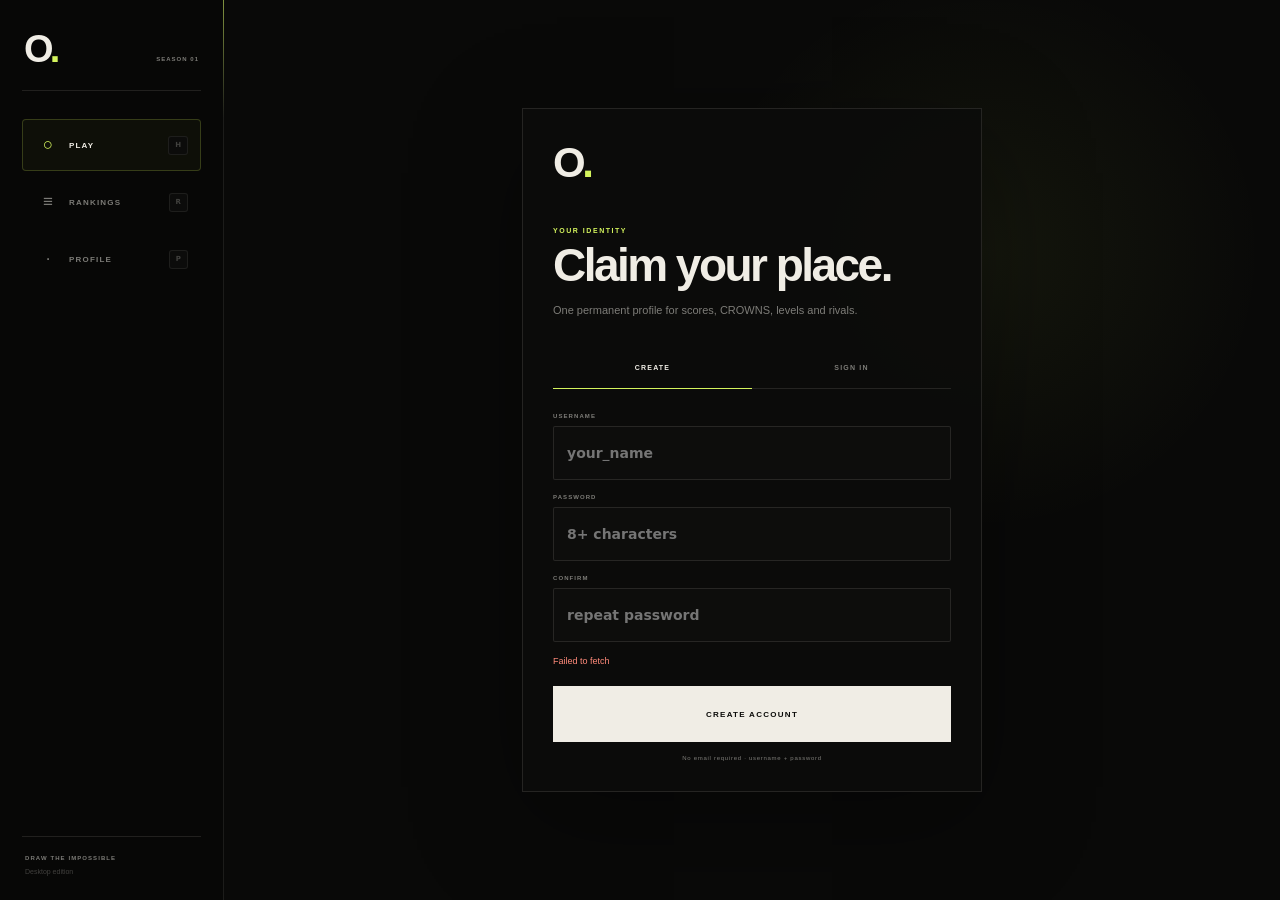
<file: o/index.html>
<!doctype html>
<html lang="en">
<head>
  <meta charset="utf-8" />
  <meta name="viewport" content="width=device-width,initial-scale=1,viewport-fit=cover,user-scalable=no" />
  <meta name="theme-color" content="#0c0c0b" />
  <meta name="apple-mobile-web-app-capable" content="yes" />
  <meta name="apple-mobile-web-app-status-bar-style" content="black-translucent" />
  <meta name="description" content="O. — Draw the impossible." />
  <title>O. — Draw the impossible</title>
  <link rel="manifest" href="./manifest.webmanifest" />
  <link rel="icon" href="./icon.svg" type="image/svg+xml" />
  <link rel="apple-touch-icon" href="./icon.svg" />
  <link rel="stylesheet" href="./styles.css?v=14.0" />
  <script>
    (()=>{
      const release='14.0';
      try{
        if(localStorage.getItem('o.bootstrap.release')!==release){
          localStorage.setItem('o.bootstrap.release',release);
          if('caches' in window)caches.keys().then(keys=>Promise.all(keys.filter(k=>k.startsWith('o-circle-')).map(k=>caches.delete(k)))).catch(()=>{});
        }
      }catch{}
    })();
  </script>
</head>
<body>
  <main class="app" id="app" aria-label="O. circle game">
    <section class="screen home-screen active" id="homeScreen" aria-label="Home">
      <header class="home-topline">
        <div class="brand-lockup"><div class="brand" aria-label="O">O<span>.</span></div><span class="home-season" id="homeSeason">SEASON 01</span></div>
        <button class="quiet-button" id="settingsButton" type="button" aria-label="Settings">••</button>
      </header>
      <div class="home-copy"><p class="kicker">A GAME OF HUMAN IMPRECISION</p><h1>Draw the<br />impossible.</h1><p class="home-subcopy">One stroke. No corrections.</p></div>
      <div class="home-actions">
        <button class="draw-cta" id="classicButton" type="button"><span>DRAW</span><small>CLASSIC</small></button>
        <button class="daily-cta" id="dailyButton" type="button"><span class="daily-meta"><b>DAILY</b><i id="dailyDate">AUG 19</i></span><span class="daily-copy">One circle. Everyone.</span><span class="arrow">↗</span></button>
        <button class="one-shot-cta" id="oneShotButton" type="button"><span><b>ONE SHOT</b><i>1× TODAY</i></span><small id="oneShotStatus">ONE ATTEMPT. NO RETRY.</small><span class="arrow">→</span></button>
      </div>
      <nav class="bottom-nav" aria-label="Main navigation"><button class="nav-button active" data-screen="home" type="button"><span>○</span>PLAY</button><button class="nav-button" data-screen="rankings" type="button"><span>≡</span>RANKINGS</button><button class="nav-button" data-screen="profile" type="button"><span>·</span>PROFILE</button></nav>
    </section>

    <section class="screen game-screen" id="gameScreen" aria-label="Draw">
      <header class="game-topbar"><button class="top-action" id="exitGame" type="button" aria-label="Exit">×</button><div class="game-mode"><span id="gameModeEyebrow">MODE</span><b id="gameModeLabel">CLASSIC</b></div><button class="top-action game-best" id="gameBestButton" type="button"><span>BEST</span><b id="gameBest">—</b></button></header>
      <canvas id="canvas" aria-label="Circle drawing area"></canvas><div class="center-cue" id="centerCue" aria-hidden="true"><i></i></div><div class="game-prompt" id="gamePrompt"><span id="promptIndex">01</span><p id="promptText">Draw one circle.</p></div><div class="gesture-hint" id="gestureHint">PRESS · DRAW · RELEASE</div><div class="live-status" id="liveStatus">DRAW</div>
    </section>

    <section class="screen rankings-screen" id="rankingsScreen" aria-label="Rankings">
      <header class="section-header"><button class="back-button" data-back-home type="button">←</button><div><span>GLOBAL</span><h2>Rankings</h2></div><button class="refresh-button" id="refreshRankings" type="button">↻</button></header>
      <div class="segmented" id="rankingTabs" role="tablist"><button class="active" data-ranking="daily" type="button">DAILY</button><button data-ranking="classic" type="button">CLASSIC</button><button data-ranking="one_shot" type="button">1×</button><button data-ranking="season" type="button">SEASON</button></div>
      <div class="ranking-summary"><span id="rankingDateLabel">TODAY</span><b id="rankingCount">— PLAYERS</b></div><div class="ranking-list" id="rankingList" aria-live="polite"></div><div class="empty-state hidden" id="rankingEmpty">No circles yet. Be first.</div>
      <nav class="bottom-nav" aria-label="Main navigation"><button class="nav-button" data-screen="home" type="button"><span>○</span>PLAY</button><button class="nav-button active" data-screen="rankings" type="button"><span>≡</span>RANKINGS</button><button class="nav-button" data-screen="profile" type="button"><span>·</span>PROFILE</button></nav>
    </section>

    <section class="screen profile-screen" id="profileScreen" aria-label="Profile">
      <header class="section-header"><button class="back-button" data-back-home type="button">←</button><div><span>PLAYER</span><h2>Profile</h2></div><span class="section-mark">O.</span></header>
      <div class="profile-identity"><span class="profile-monogram" id="profileMonogram">?</span><div><h3 id="profileName">UNCLAIMED</h3><p id="profileCaption">Choose a name to join global rankings.</p></div></div>
      <button class="claim-button" id="claimProfileButton" type="button">CHOOSE USERNAME</button>
      <section class="season-card" aria-label="Season status"><div class="season-card-head"><span id="profileSeasonName">SEASON 01</span><b id="profileSeasonTop">UNRANKED</b></div><div class="season-card-main"><div><small>SEASON RANK</small><strong id="profileSeasonRank">—</strong></div><div><small>DAILY STREAK</small><strong><span id="profileStreak">0</span><i> DAYS</i></strong><em id="profileBestStreak">BEST 0</em></div></div></section>
      <div class="stats-grid"><div><span>BEST</span><b id="statBest">—</b></div><div><span>ATTEMPTS</span><b id="statAttempts">0</b></div><div><span>AVG</span><b id="statAverage">—</b></div><div><span>DAILY BEST</span><b id="statDaily">—</b></div></div>
      <section class="achievement-section"><div class="section-label"><span>ARCHIVE</span><b id="achievementCount">0 UNLOCKED</b></div><div class="achievement-grid" id="achievementGrid"></div></section>
      <section class="history-section"><div class="section-label"><span>RECENT</span><b>LAST 8</b></div><div id="historyList" class="history-list"></div></section>
      <nav class="bottom-nav" aria-label="Main navigation"><button class="nav-button" data-screen="home" type="button"><span>○</span>PLAY</button><button class="nav-button" data-screen="rankings" type="button"><span>≡</span>RANKINGS</button><button class="nav-button active" data-screen="profile" type="button"><span>·</span>PROFILE</button></nav>
    </section>

    <section class="result-sheet" id="resultSheet" aria-hidden="true">
      <div class="result-drag" aria-hidden="true"></div><div class="result-headline"><span id="resultRank">PRECISE</span><span id="resultMode">CLASSIC</span></div><div class="score-line"><b id="resultScore">96.42</b><span>%</span></div><p class="verdict" id="resultVerdict">3.58% from perfection.</p><p class="personal-best hidden" id="personalBest">NEW PERSONAL BEST</p>
      <div class="result-context hidden" id="resultContext"><span id="resultPercentile"></span><i></i><span id="resultStreak"></span></div><div class="achievement-unlock hidden" id="achievementUnlock"><span>ACHIEVEMENT UNLOCKED</span><b id="achievementUnlockTitle">FIRST MARK</b></div>
      <div class="metric-strip"><button data-metric="shape" type="button"><span>SHAPE</span><b id="metricShape">—</b></button><button data-metric="closure" type="button"><span>CLOSURE</span><b id="metricClosure">—</b></button><button data-metric="smoothness" type="button"><span>FLOW</span><b id="metricFlow">—</b></button></div>
      <div class="result-actions"><button class="primary-button" id="retryButton" type="button">AGAIN</button><button class="secondary-button" id="analysisButton" type="button">ANALYSIS</button></div><button class="share-button" id="shareButton" type="button">SHARE RESULT ↗</button><button class="ranking-join hidden" id="rankingJoinButton" type="button">SET NAME TO JOIN RANKINGS</button>
    </section>

    <section class="analysis-panel" id="analysisPanel" aria-hidden="true"><header class="panel-header"><button id="closeAnalysis" type="button">←</button><div><span>ANALYSIS</span><h2>Your circle</h2></div><b id="analysisScore">—</b></header><div class="analysis-body"><div class="analysis-row"><span>SHAPE</span><div><i id="barShape"></i></div><b id="aShape">—</b></div><div class="analysis-row"><span>RADIUS</span><div><i id="barRadius"></i></div><b id="aRadius">—</b></div><div class="analysis-row"><span>CLOSURE</span><div><i id="barClosure"></i></div><b id="aClosure">—</b></div><div class="analysis-row"><span>COVERAGE</span><div><i id="barCoverage"></i></div><b id="aCoverage">—</b></div><div class="analysis-row"><span>FLOW</span><div><i id="barSmoothness"></i></div><b id="aSmoothness">—</b></div><div class="analysis-row"><span>STABILITY</span><div><i id="barStability"></i></div><b id="aStability">—</b></div><div class="analysis-row"><span>PURITY</span><div><i id="barPurity"></i></div><b id="aPurity">—</b></div><div class="analysis-notes"><div><span>BEST</span><b id="analysisBest">—</b></div><div><span>WORK ON</span><b id="analysisWeak">—</b></div></div></div></section>

    <dialog class="username-dialog" id="usernameDialog"><form method="dialog" id="usernameForm"><button class="dialog-close" id="closeUsername" value="cancel" type="button">×</button><span class="dialog-kicker">ENTER THE RANKING</span><h2>Choose your name.</h2><p>3–18 characters. Letters, numbers and underscore.</p><label><span>USERNAME</span><input id="usernameInput" maxlength="18" autocomplete="off" autocapitalize="none" spellcheck="false" placeholder="your_name" /></label><p class="field-error" id="usernameError"></p><button class="dialog-submit" id="saveUsername" value="default" type="submit">CLAIM NAME</button></form></dialog>
    <dialog class="challenge-dialog" id="challengeDialog"><form method="dialog"><button class="dialog-close" id="closeChallenge" value="cancel" type="button">×</button><span class="dialog-kicker">DIRECT CHALLENGE</span><p class="challenge-from" id="challengeFrom">A player challenged you.</p><h2>Beat <span id="challengeTarget">—</span><small>%</small></h2><p class="challenge-copy">One circle. Same scoring engine. Highest number wins.</p><button class="dialog-submit" id="acceptChallenge" value="default" type="button">DRAW AGAINST THEM</button></form></dialog>
    <div class="toast" id="toast" role="status" aria-live="polite"></div>
  </main>
  <script src="./config.js?v=14.0"></script>
  <script src="./app.js?v=14.0" defer></script>
</body>
</html>
</file>
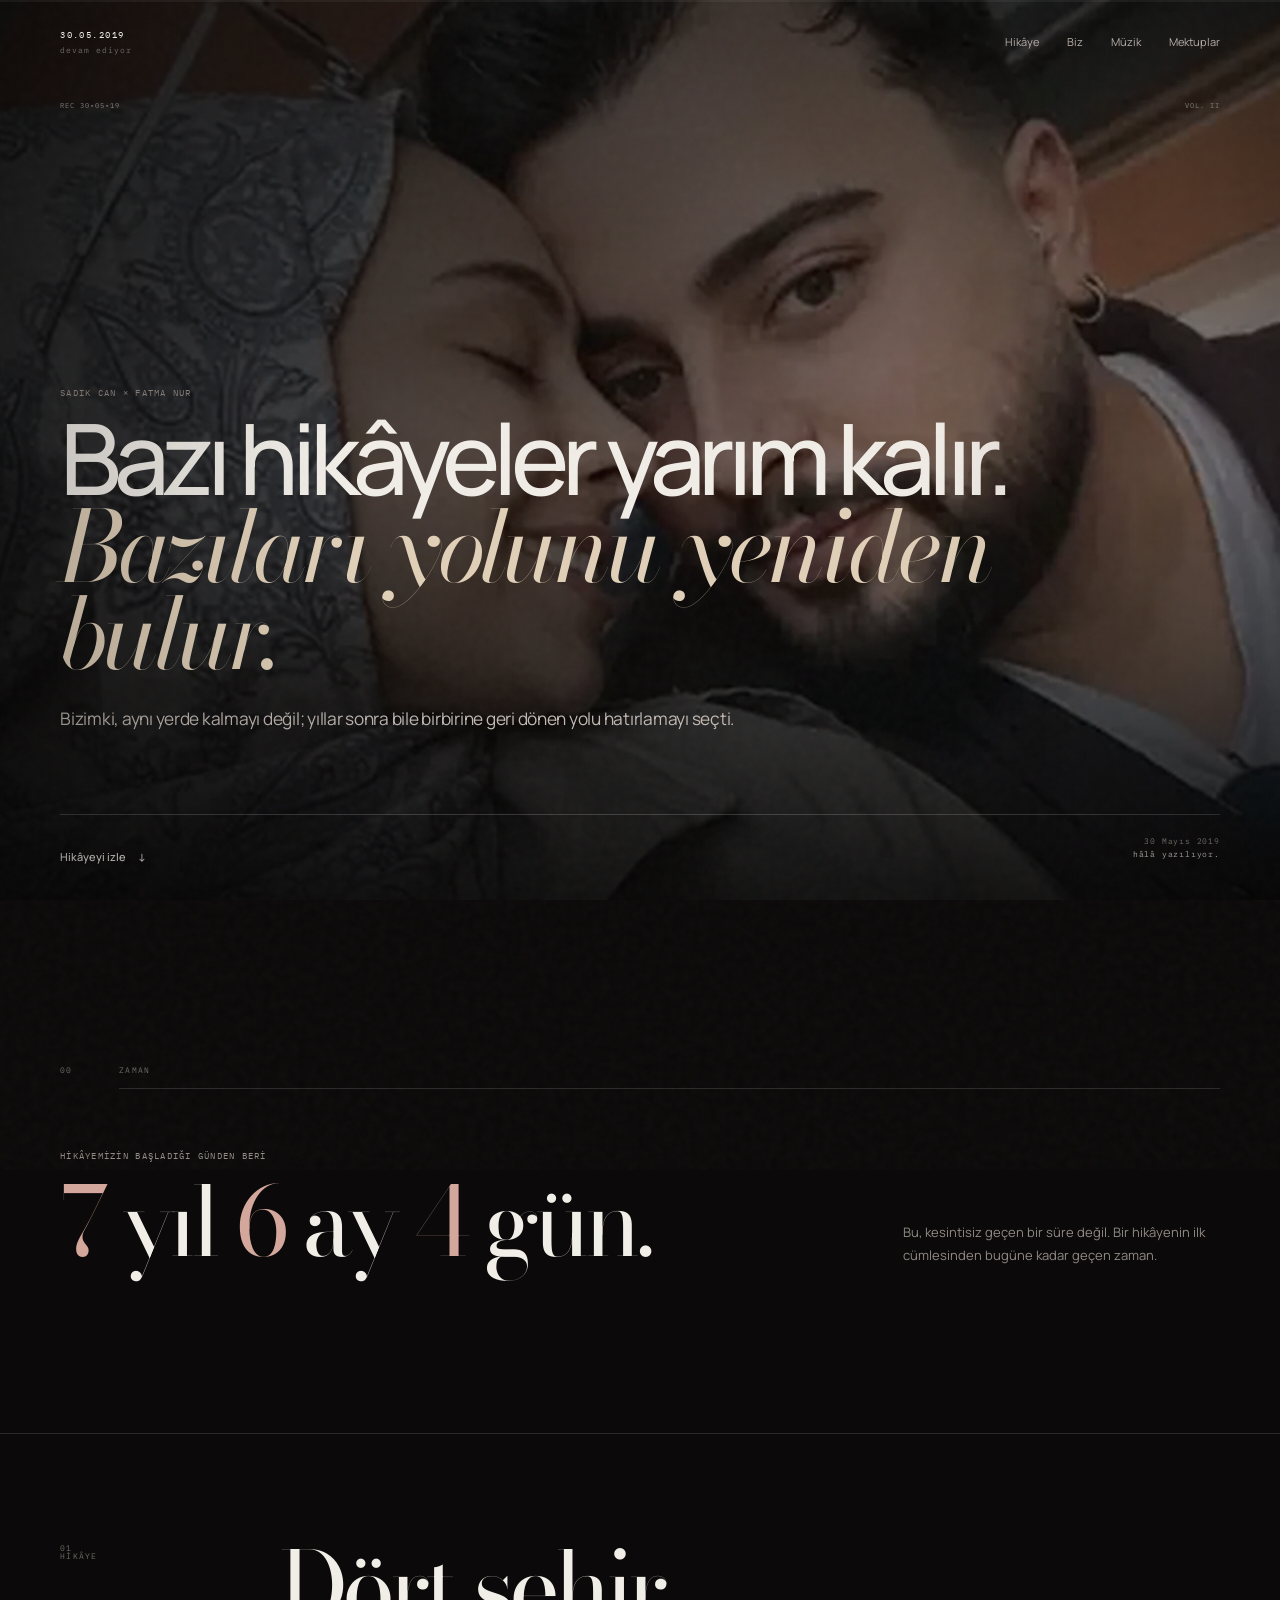
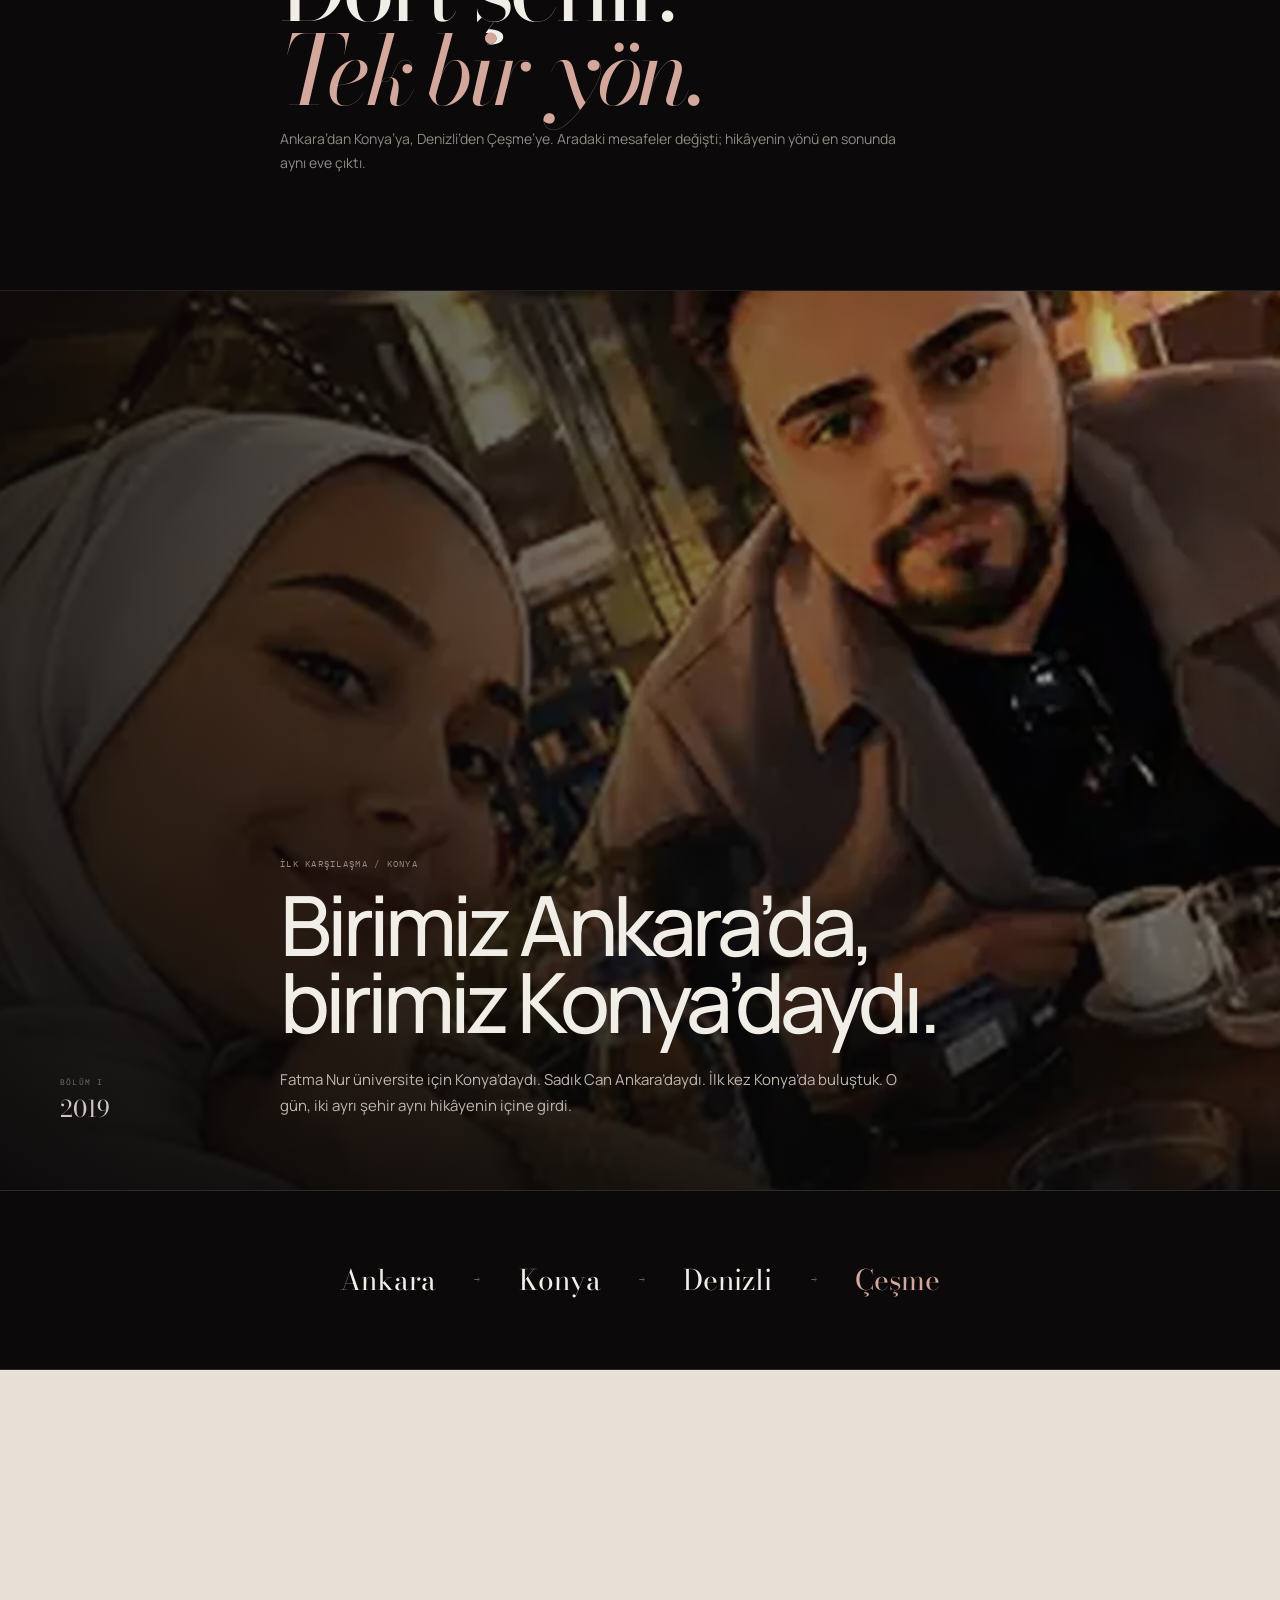
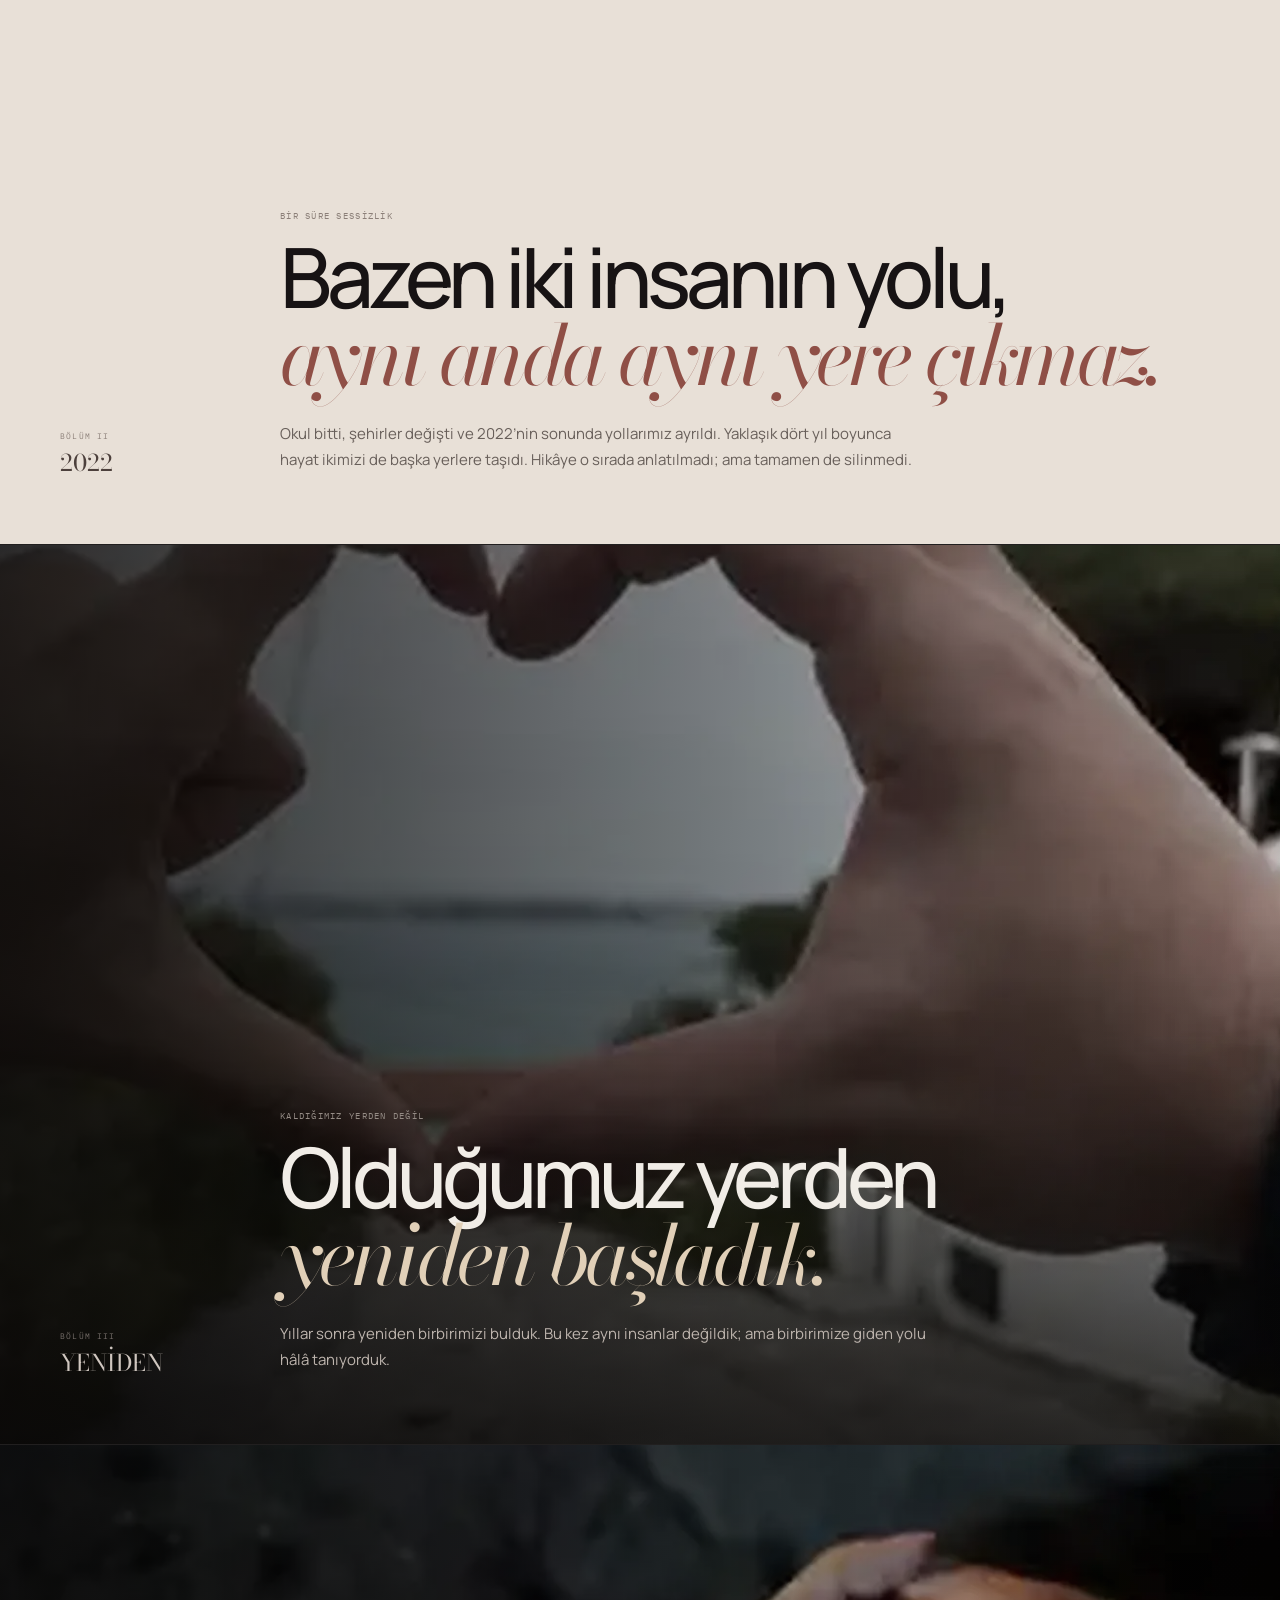
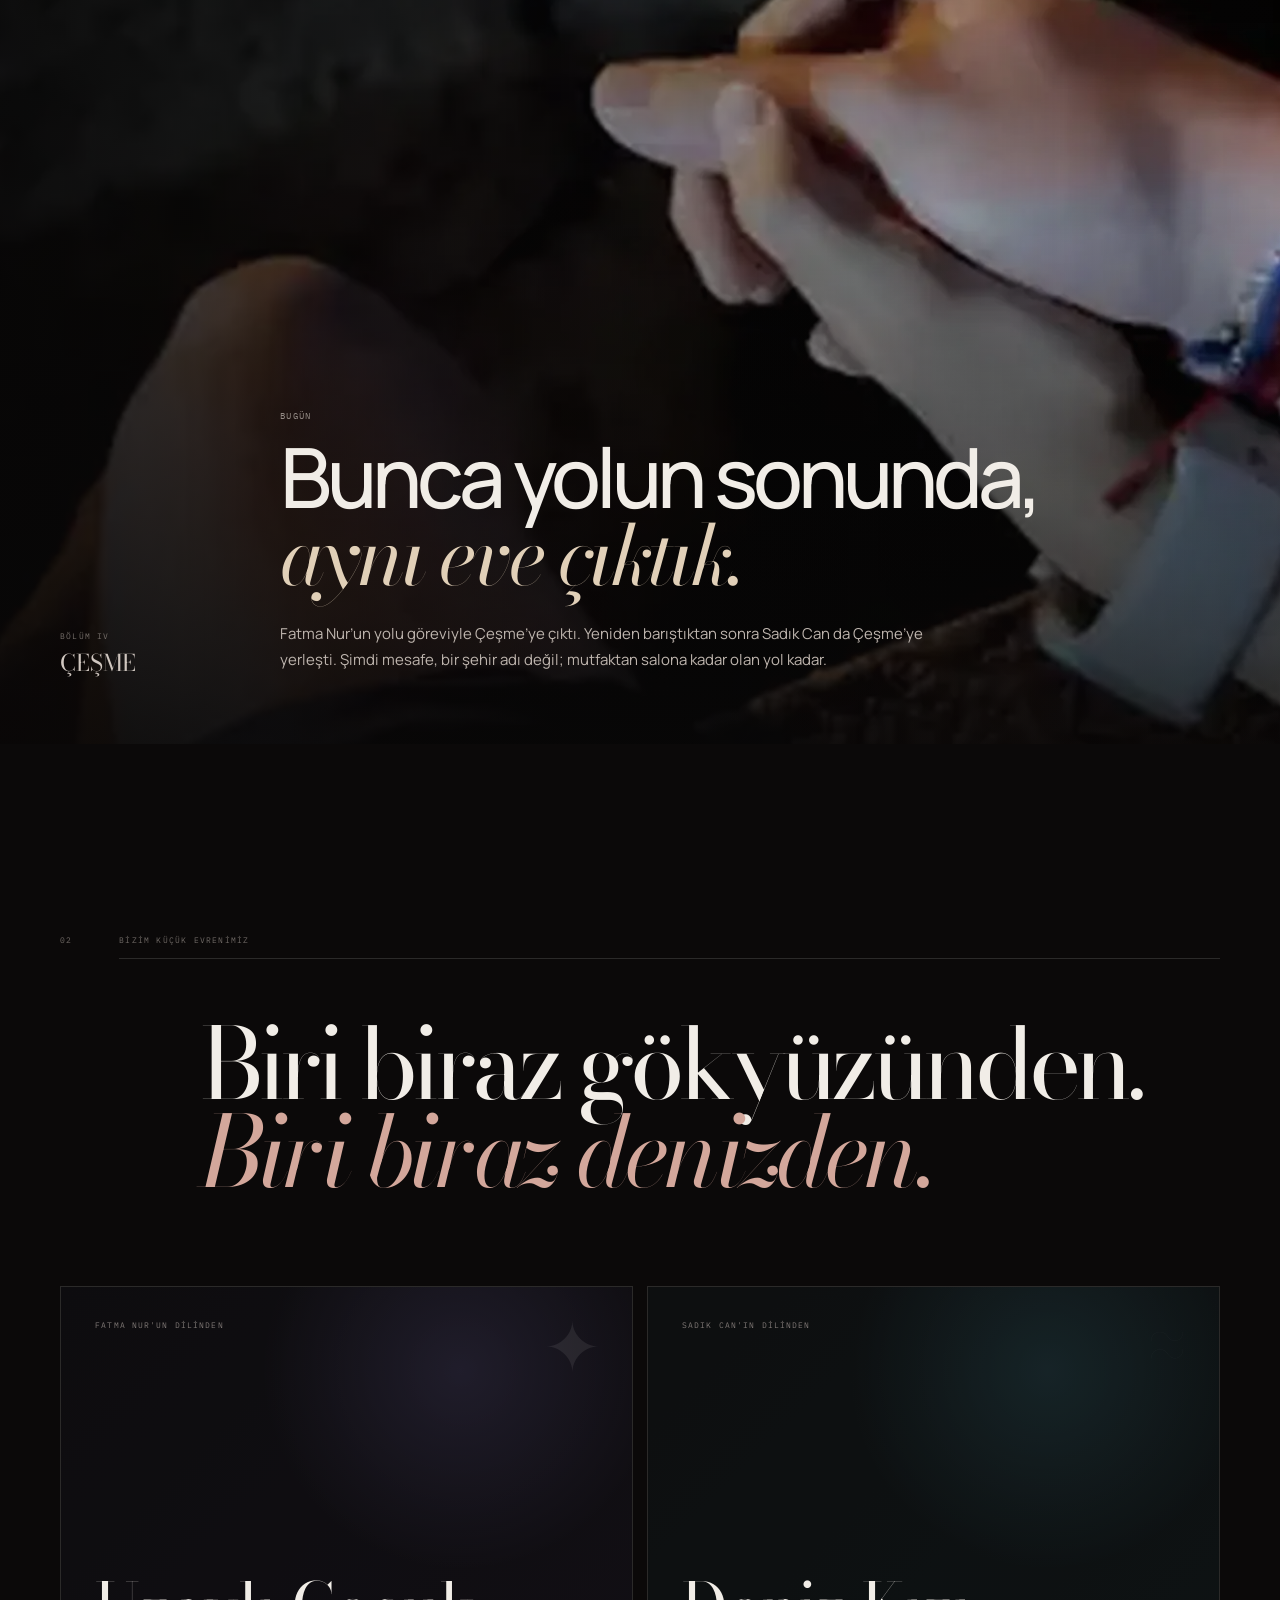
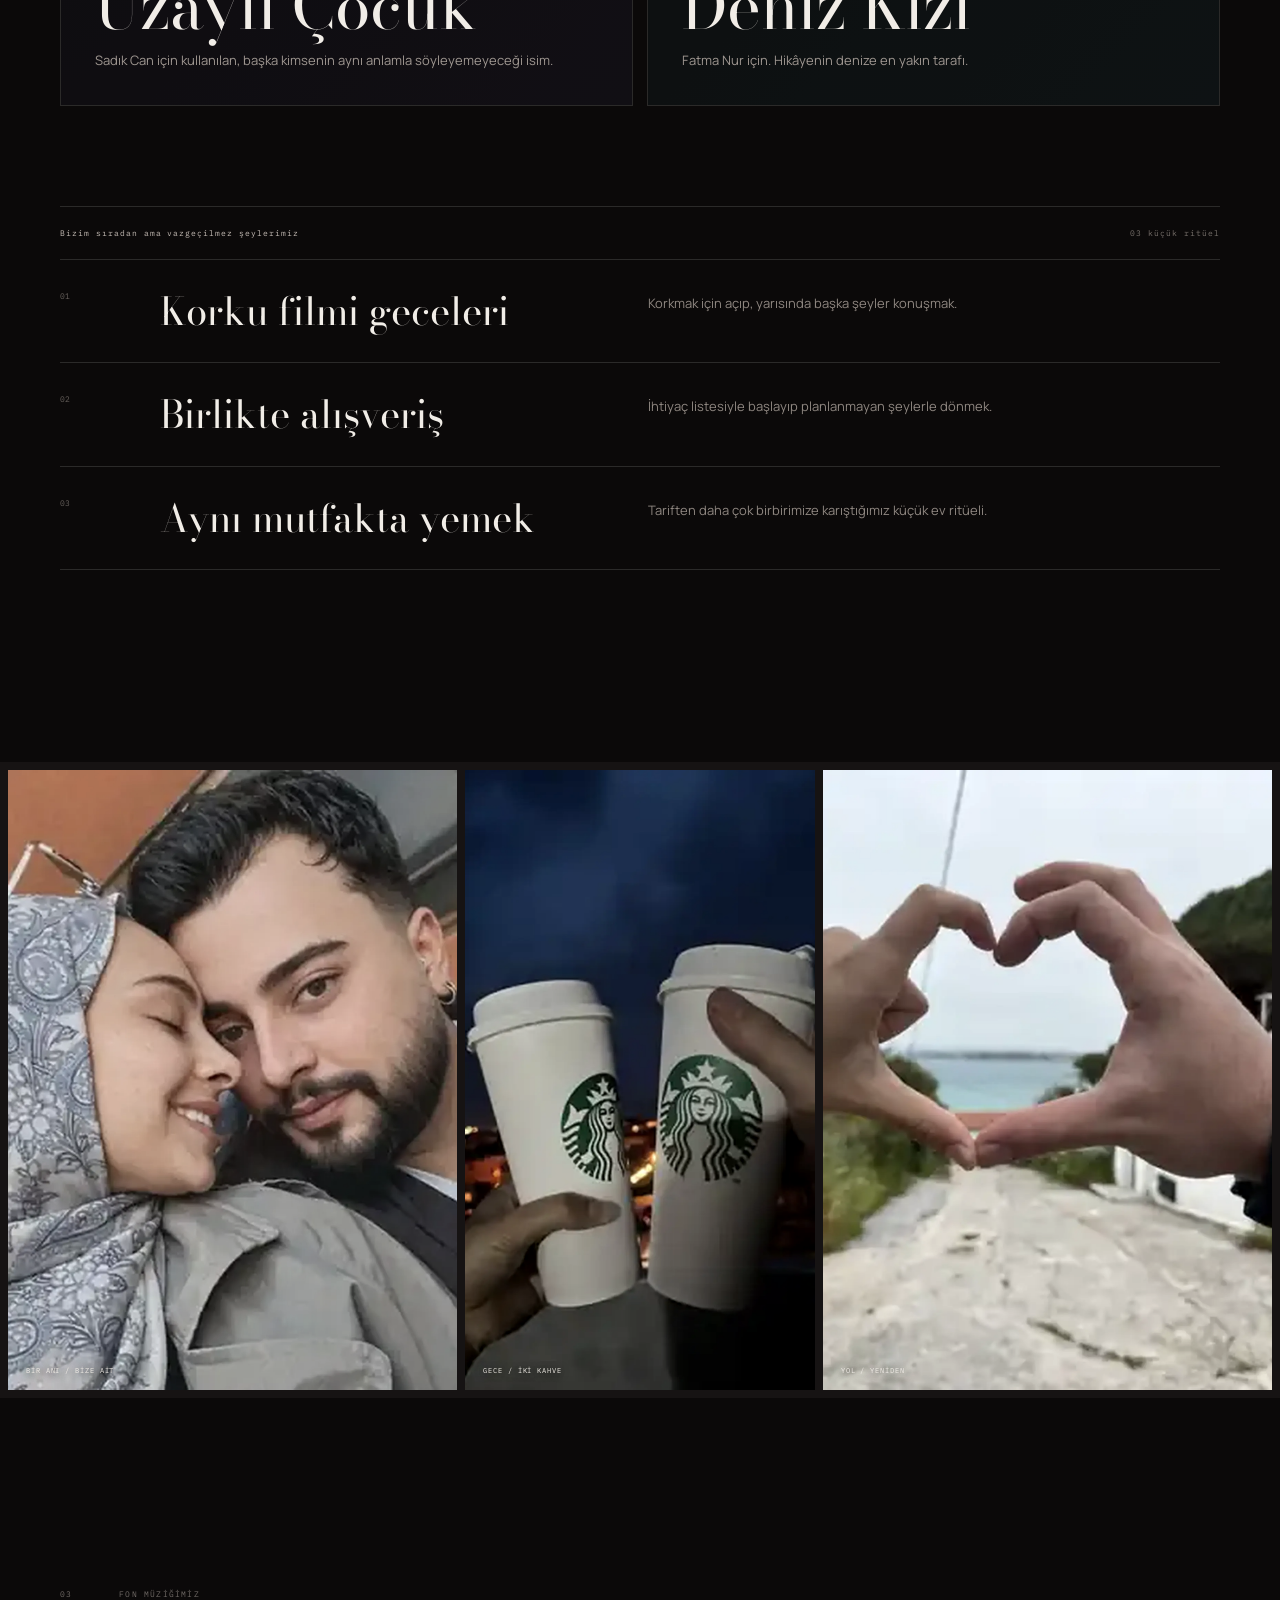
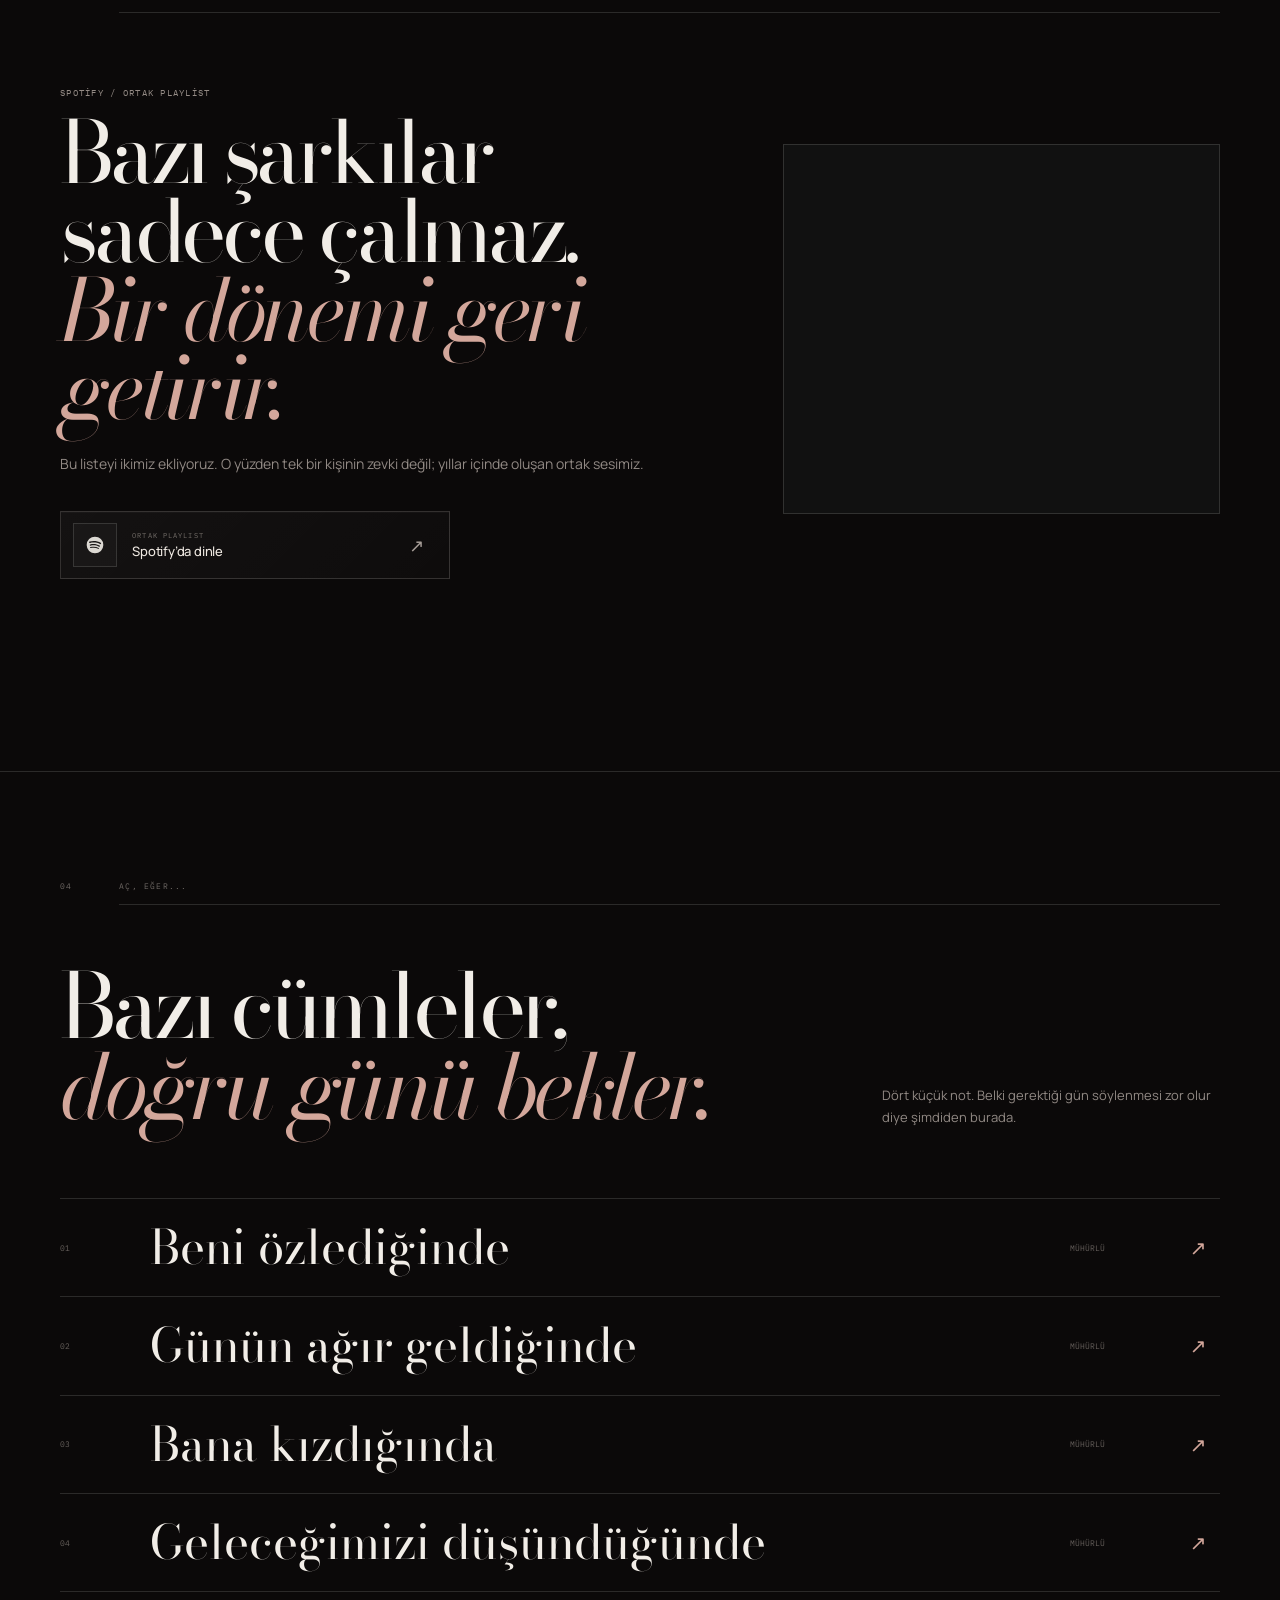
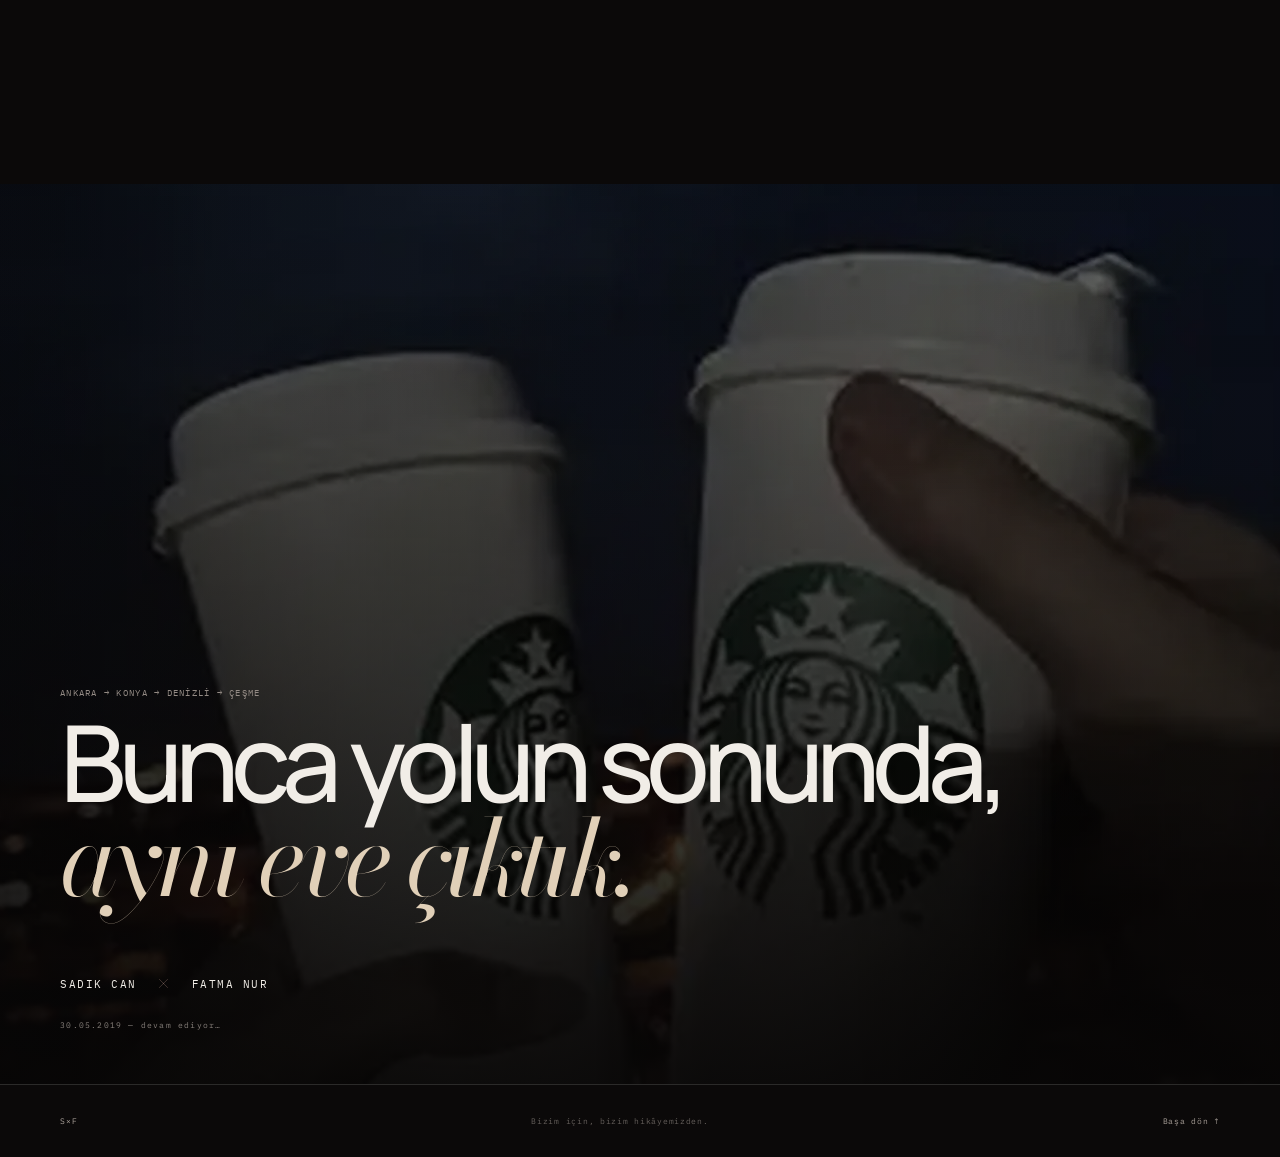
<file: us/index.html>
<!doctype html>
<html lang="tr">
<head>
  <meta charset="utf-8" />
  <meta name="viewport" content="width=device-width,initial-scale=1,viewport-fit=cover" />
  <meta name="theme-color" content="#0b0909" />
  <meta name="color-scheme" content="dark" />
  <title>Sadık Can × Fatma Nur — Bizim Hikâyemiz</title>
  <meta name="description" content="Sadık Can ve Fatma Nur'un 30 Mayıs 2019'da başlayan, yıllar ve şehirler sonra yolunu yeniden bulan hikâyesi." />
  <meta property="og:title" content="Sadık Can × Fatma Nur" />
  <meta property="og:description" content="Bazı hikâyeler yarım kalır. Bazıları yolunu yeniden bulur." />
  <meta property="og:type" content="website" />
  <meta property="og:url" content="https://ceskasc.github.io/us/" />
  <meta property="og:image" content="https://ceskasc.github.io/us/assets/film.webp" />
  <meta name="twitter:card" content="summary_large_image" />
  <link rel="canonical" href="https://ceskasc.github.io/us/" />
  <link rel="icon" href="favicon.svg" type="image/svg+xml" />
  <link rel="preconnect" href="https://fonts.googleapis.com" />
  <link rel="preconnect" href="https://fonts.gstatic.com" crossorigin />
  <link href="https://fonts.googleapis.com/css2?family=Bodoni+Moda:ital,opsz,wght@0,6..96,400;0,6..96,500;1,6..96,400&family=IBM+Plex+Mono:wght@300;400;500&family=Manrope:wght@400;500;600;700&display=swap" rel="stylesheet" />
  <link rel="stylesheet" href="personal.css" />
  <style>
    .brand{gap:0}.brand-copy{padding-left:0}.brand-copy strong{font-size:9px;letter-spacing:.16em}.brand-copy small{margin-top:4px}
    .spotify-premium{margin-top:34px!important;display:grid!important;grid-template-columns:44px minmax(0,1fr) 28px;align-items:center;gap:15px;width:min(100%,390px);padding:11px 12px!important;border:1px solid rgba(241,237,231,.16)!important;border-radius:0!important;background:linear-gradient(135deg,rgba(255,255,255,.035),rgba(255,255,255,.012))!important;box-shadow:inset 0 1px 0 rgba(255,255,255,.025);transition:transform .35s var(--ease),border-color .35s,background .35s!important}
    .spotify-premium:hover,.spotify-premium:focus-visible{transform:translateY(-2px);border-color:rgba(211,167,155,.5)!important;background:linear-gradient(135deg,rgba(255,255,255,.06),rgba(255,255,255,.018))!important}
    .spotify-premium-icon{width:44px;height:44px;display:grid;place-items:center;border:1px solid rgba(241,237,231,.14);background:rgba(255,255,255,.025)}
    .spotify-premium-icon svg{width:20px;height:20px;fill:#f1ede7;opacity:.9}
    .spotify-premium-copy{display:grid;gap:5px;text-align:left}.spotify-premium-copy small{font:400 7px/1 var(--mono);letter-spacing:.16em;color:#746e69}.spotify-premium-copy strong{font:500 13px/1.1 var(--sans);letter-spacing:-.015em;color:#eee8e1}
    .spotify-premium-arrow{font:300 18px/1 var(--sans);color:#a79e98;transition:transform .35s var(--ease),color .35s}.spotify-premium:hover .spotify-premium-arrow{transform:translate(3px,-3px);color:var(--rose)}
    @media(max-width:640px){.spotify-premium{width:100%;grid-template-columns:42px minmax(0,1fr) 26px}.spotify-premium-icon{width:42px;height:42px}}
    @media(prefers-reduced-motion:reduce){.spotify-premium,.spotify-premium-arrow{transition:none!important}}
  </style>
</head>
<body>
  <a class="skip-link" href="#hikaye">Hikâyeye geç</a>
  <div class="film-overlay" aria-hidden="true"><span class="grain"></span><span class="vignette"></span><span class="light-leak"></span></div>
  <div class="scroll-progress" aria-hidden="true"><i id="scroll-progress"></i></div>

  <header class="site-header" id="site-header">
    <a class="brand" href="#top" aria-label="Sadık Can ve Fatma Nur — başa dön">
      <span class="brand-copy"><strong>30.05.2019</strong><small>devam ediyor</small></span>
    </a>
    <nav class="desktop-nav" aria-label="Ana menü">
      <a href="#hikaye">Hikâye</a><a href="#biz">Biz</a><a href="#muzik">Müzik</a><a href="#mektuplar">Mektuplar</a>
    </nav>
    <button class="menu-button" type="button" aria-label="Menüyü aç" aria-expanded="false" aria-controls="mobile-nav"><span></span><span></span></button>
  </header>

  <div class="mobile-nav" id="mobile-nav" aria-hidden="true">
    <nav aria-label="Mobil menü">
      <a href="#hikaye"><small>01</small><span>Hikâye</span></a>
      <a href="#biz"><small>02</small><span>Biz</span></a>
      <a href="#muzik"><small>03</small><span>Müzik</span></a>
      <a href="#mektuplar"><small>04</small><span>Mektuplar</span></a>
    </nav>
    <p>Sadık Can × Fatma Nur<br><span>bir hikâye, dört şehir, ikinci bir başlangıç</span></p>
  </div>

  <main>
    <section class="hero" id="top" aria-labelledby="hero-title">
      <div class="hero-photo" aria-hidden="true"><img src="assets/film.webp" alt="" fetchpriority="high" /></div>
      <div class="hero-shade" aria-hidden="true"></div>
      <div class="hero-frame" aria-hidden="true"><span>REC 30•05•19</span><span>VOL. II</span></div>
      <div class="hero-content">
        <p class="eyebrow reveal">Sadık Can × Fatma Nur</p>
        <h1 id="hero-title" class="reveal">Bazı hikâyeler yarım kalır.<br><em>Bazıları yolunu yeniden bulur.</em></h1>
        <p class="hero-intro reveal">Bizimki, aynı yerde kalmayı değil; yıllar sonra bile birbirine geri dönen yolu hatırlamayı seçti.</p>
      </div>
      <div class="hero-bottom reveal">
        <a href="#hikaye">Hikâyeyi izle <span>↓</span></a>
        <p>30 Mayıs 2019<br><strong>hâlâ yazılıyor.</strong></p>
      </div>
    </section>

    <section class="since section-shell" aria-labelledby="since-title">
      <div class="section-label reveal"><span>00</span><p>ZAMAN</p></div>
      <div class="since-grid">
        <div>
          <p class="kicker reveal">Hikâyemizin başladığı günden beri</p>
          <h2 id="since-title" class="reveal"><span id="years">—</span> yıl <span id="months">—</span> ay <span id="days">—</span> gün.</h2>
        </div>
        <p class="since-note reveal">Bu, kesintisiz geçen bir süre değil. Bir hikâyenin ilk cümlesinden bugüne kadar geçen zaman.</p>
      </div>
    </section>

    <section class="story" id="hikaye" aria-labelledby="story-title">
      <div class="story-head section-shell">
        <div class="section-label reveal"><span>01</span><p>HİKÂYE</p></div>
        <div><h2 id="story-title" class="reveal">Dört şehir.<br><em>Tek bir yön.</em></h2><p class="reveal">Ankara’dan Konya’ya, Denizli’den Çeşme’ye. Aradaki mesafeler değişti; hikâyenin yönü en sonunda aynı eve çıktı.</p></div>
      </div>

      <article class="chapter chapter-dark">
        <div class="chapter-photo"><img src="assets/konya.webp" alt="Sadık Can ve Fatma Nur'un ilk yıllarından bir anı" loading="lazy" /></div>
        <div class="chapter-copy section-shell">
          <div class="chapter-index"><small>BÖLÜM I</small><strong>2019</strong></div>
          <div class="chapter-text"><p class="kicker">İlk karşılaşma / Konya</p><h3>Birimiz Ankara’da,<br>birimiz Konya’daydı.</h3><p>Fatma Nur üniversite için Konya’daydı. Sadık Can Ankara’daydı. İlk kez Konya’da buluştuk. O gün, iki ayrı şehir aynı hikâyenin içine girdi.</p></div>
        </div>
      </article>

      <div class="route" aria-label="Hikâyemizin şehirleri"><span>Ankara</span><i>→</i><span>Konya</span><i>→</i><span>Denizli</span><i>→</i><strong>Çeşme</strong></div>

      <article class="chapter chapter-quiet">
        <div class="chapter-copy section-shell">
          <div class="chapter-index"><small>BÖLÜM II</small><strong>2022</strong></div>
          <div class="chapter-text"><p class="kicker">Bir süre sessizlik</p><h3>Bazen iki insanın yolu,<br><em>aynı anda aynı yere çıkmaz.</em></h3><p>Okul bitti, şehirler değişti ve 2022’nin sonunda yollarımız ayrıldı. Yaklaşık dört yıl boyunca hayat ikimizi de başka yerlere taşıdı. Hikâye o sırada anlatılmadı; ama tamamen de silinmedi.</p></div>
        </div>
      </article>

      <article class="chapter chapter-return">
        <div class="chapter-photo"><img src="assets/heart.webp" alt="Sadık Can ve Fatma Nur'un elleriyle oluşturduğu kalp" loading="lazy" /></div>
        <div class="chapter-copy section-shell">
          <div class="chapter-index"><small>BÖLÜM III</small><strong>YENİDEN</strong></div>
          <div class="chapter-text"><p class="kicker">Kaldığımız yerden değil</p><h3>Olduğumuz yerden<br><em>yeniden başladık.</em></h3><p>Yıllar sonra yeniden birbirimizi bulduk. Bu kez aynı insanlar değildik; ama birbirimize giden yolu hâlâ tanıyorduk.</p></div>
        </div>
      </article>

      <article class="chapter chapter-home">
        <div class="chapter-photo"><img src="assets/night.webp" alt="Gece el ele tutuşan Sadık Can ve Fatma Nur" loading="lazy" /></div>
        <div class="chapter-copy section-shell">
          <div class="chapter-index"><small>BÖLÜM IV</small><strong>ÇEŞME</strong></div>
          <div class="chapter-text"><p class="kicker">Bugün</p><h3>Bunca yolun sonunda,<br><em>aynı eve çıktık.</em></h3><p>Fatma Nur’un yolu göreviyle Çeşme’ye çıktı. Yeniden barıştıktan sonra Sadık Can da Çeşme’ye yerleşti. Şimdi mesafe, bir şehir adı değil; mutfaktan salona kadar olan yol kadar.</p></div>
        </div>
      </article>
    </section>

    <section class="universe section-shell" id="biz" aria-labelledby="universe-title">
      <div class="section-label reveal"><span>02</span><p>BİZİM KÜÇÜK EVRENİMİZ</p></div>
      <div class="universe-head"><h2 id="universe-title" class="reveal">Biri biraz gökyüzünden.<br><em>Biri biraz denizden.</em></h2></div>
      <div class="nickname-grid">
        <article class="nickname alien reveal"><small>FATMA NUR'UN DİLİNDEN</small><h3>Uzaylı Çocuk</h3><p>Sadık Can için kullanılan, başka kimsenin aynı anlamla söyleyemeyeceği isim.</p><span aria-hidden="true">✦</span></article>
        <article class="nickname mermaid reveal"><small>SADIK CAN'IN DİLİNDEN</small><h3>Deniz Kızı</h3><p>Fatma Nur için. Hikâyenin denize en yakın tarafı.</p><span aria-hidden="true">≈</span></article>
      </div>

      <div class="rituals">
        <div class="rituals-head reveal"><p>Bizim sıradan ama vazgeçilmez şeylerimiz</p><span>03 küçük ritüel</span></div>
        <div class="ritual-list">
          <article class="reveal"><span>01</span><h3>Korku filmi geceleri</h3><p>Korkmak için açıp, yarısında başka şeyler konuşmak.</p></article>
          <article class="reveal"><span>02</span><h3>Birlikte alışveriş</h3><p>İhtiyaç listesiyle başlayıp planlanmayan şeylerle dönmek.</p></article>
          <article class="reveal"><span>03</span><h3>Aynı mutfakta yemek</h3><p>Tariften daha çok birbirimize karıştığımız küçük ev ritüeli.</p></article>
        </div>
      </div>
    </section>

    <section class="memory-strip" aria-label="Anılarımızdan kareler">
      <figure><img src="assets/film.webp" alt="Birlikte geçirilen sakin bir an" loading="lazy" /><figcaption>Bir anı / bize ait</figcaption></figure>
      <figure class="memory-tall"><img src="assets/coffee.webp" alt="Gece içilen iki kahve" loading="lazy" /><figcaption>Gece / iki kahve</figcaption></figure>
      <figure><img src="assets/heart.webp" alt="Ellerle oluşturulan kalp" loading="lazy" /><figcaption>Yol / yeniden</figcaption></figure>
    </section>

    <section class="music section-shell" id="muzik" aria-labelledby="music-title">
      <div class="section-label reveal"><span>03</span><p>FON MÜZİĞİMİZ</p></div>
      <div class="music-grid">
        <div class="music-copy"><p class="kicker reveal">Spotify / ortak playlist</p><h2 id="music-title" class="reveal">Bazı şarkılar sadece çalmaz.<br><em>Bir dönemi geri getirir.</em></h2><p class="reveal">Bu listeyi ikimiz ekliyoruz. O yüzden tek bir kişinin zevki değil; yıllar içinde oluşan ortak sesimiz.</p><a class="spotify-button spotify-premium reveal" href="https://open.spotify.com/playlist/6ynvzdgqNZl13WNLihpSQc" target="_blank" rel="noreferrer" aria-label="Ortak playlistimizi Spotify'da aç">
          <span class="spotify-premium-icon" aria-hidden="true"><svg viewBox="0 0 24 24" role="img"><path d="M12 2a10 10 0 1 0 0 20 10 10 0 0 0 0-20Zm4.59 14.42a.62.62 0 0 1-.86.2c-2.37-1.45-5.36-1.78-8.88-.98a.625.625 0 1 1-.28-1.22c3.85-.88 7.15-.5 9.81 1.12.3.18.39.58.21.88Zm1.23-2.73a.78.78 0 0 1-1.08.26c-2.72-1.67-6.87-2.15-10.09-1.18a.78.78 0 1 1-.45-1.5c3.68-1.11 8.25-.57 11.36 1.34.37.22.48.7.26 1.08Zm.1-2.85C14.66 8.9 9.29 8.72 6.17 9.66a.94.94 0 1 1-.54-1.8c3.58-1.08 9.5-.87 13.25 1.35a.94.94 0 0 1-.96 1.63Z"/></svg></span>
          <span class="spotify-premium-copy"><small>ORTAK PLAYLIST</small><strong>Spotify’da dinle</strong></span>
          <span class="spotify-premium-arrow" aria-hidden="true">↗</span>
        </a></div>
        <div class="spotify-frame reveal"><iframe title="Sadık Can ve Fatma Nur'un ortak Spotify playlisti" src="https://open.spotify.com/embed/playlist/6ynvzdgqNZl13WNLihpSQc?utm_source=generator&theme=0" width="100%" height="352" frameborder="0" allowfullscreen="" allow="autoplay; clipboard-write; encrypted-media; fullscreen; picture-in-picture" loading="lazy"></iframe></div>
      </div>
    </section>

    <section class="letters section-shell" id="mektuplar" aria-labelledby="letters-title">
      <div class="section-label reveal"><span>04</span><p>AÇ, EĞER...</p></div>
      <div class="letters-head"><h2 id="letters-title" class="reveal">Bazı cümleler,<br><em>doğru günü bekler.</em></h2><p class="reveal">Dört küçük not. Belki gerektiği gün söylenmesi zor olur diye şimdiden burada.</p></div>
      <div class="letter-list">
        <button class="letter reveal" type="button" data-letter="miss"><span>01</span><strong>Beni özlediğinde</strong><small>MÜHÜRLÜ</small><i>↗</i></button>
        <button class="letter reveal" type="button" data-letter="heavy"><span>02</span><strong>Günün ağır geldiğinde</strong><small>MÜHÜRLÜ</small><i>↗</i></button>
        <button class="letter reveal" type="button" data-letter="angry"><span>03</span><strong>Bana kızdığında</strong><small>MÜHÜRLÜ</small><i>↗</i></button>
        <button class="letter reveal" type="button" data-letter="future"><span>04</span><strong>Geleceğimizi düşündüğünde</strong><small>MÜHÜRLÜ</small><i>↗</i></button>
      </div>
    </section>

    <section class="finale" aria-labelledby="finale-title">
      <div class="finale-photo" aria-hidden="true"><img src="assets/coffee.webp" alt="" loading="lazy" /></div><div class="finale-shade" aria-hidden="true"></div>
      <div class="finale-content section-shell"><p class="kicker reveal">ANKARA → KONYA → DENİZLİ → ÇEŞME</p><h2 id="finale-title" class="reveal">Bunca yolun sonunda,<br><em>aynı eve çıktık.</em></h2><div class="finale-credits reveal"><span>SADIK CAN</span><i>×</i><span>FATMA NUR</span></div><p class="finale-end reveal">30.05.2019 — devam ediyor…</p></div>
    </section>
  </main>

  <footer class="site-footer"><a href="#top">S×F</a><p>Bizim için, bizim hikâyemizden.</p><a href="#top">Başa dön ↑</a></footer>

  <dialog class="letter-dialog" id="letter-dialog" aria-labelledby="dialog-title">
    <button class="dialog-close" type="button" aria-label="Mektubu kapat">×</button><p class="dialog-label">Sadece sana</p><h2 id="dialog-title"></h2><div id="dialog-copy" class="dialog-copy"></div><p class="dialog-sign">— hep aynı tarafta.</p>
  </dialog>
  <script src="personal.js" defer></script>
</body>
</html>
</file>
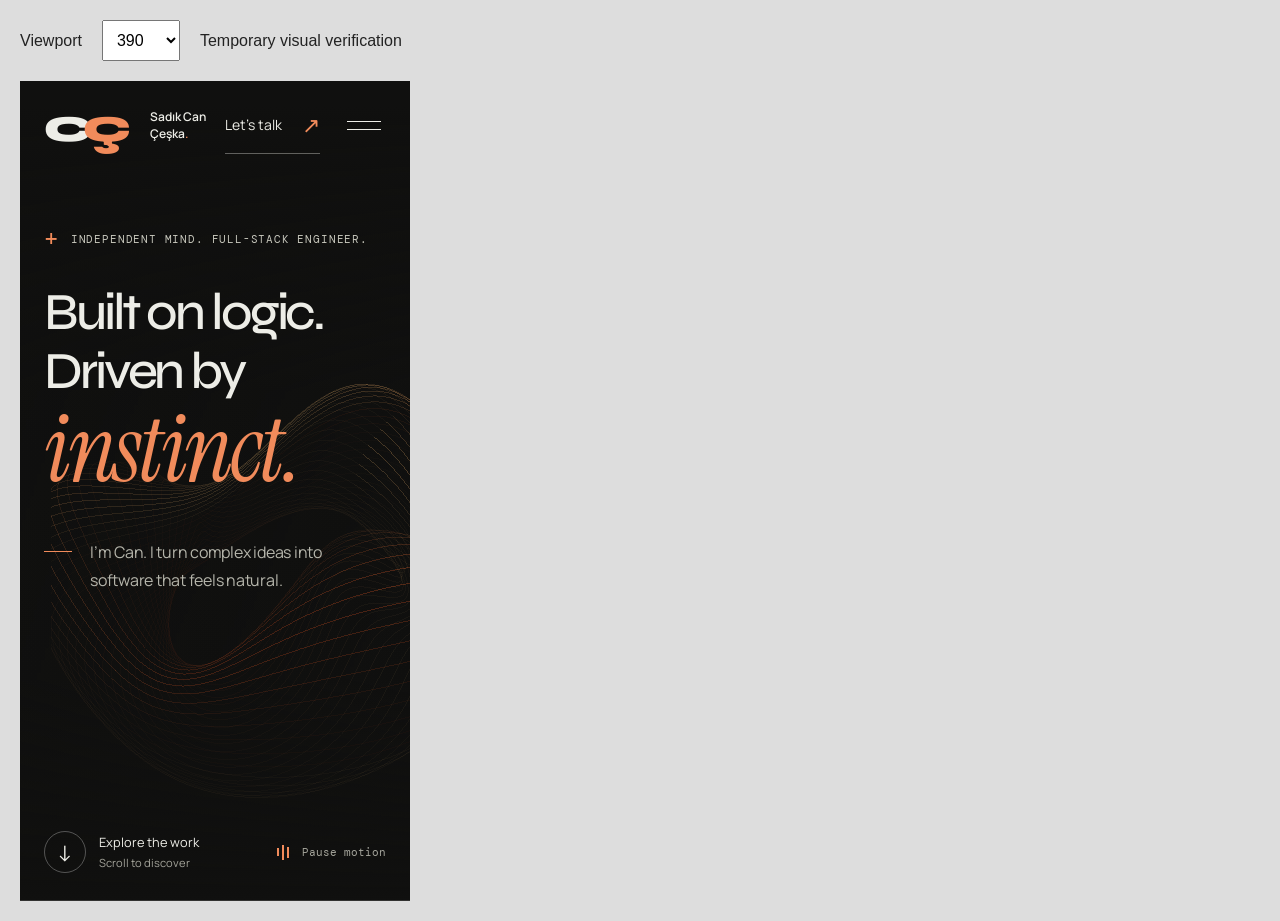
<file: responsive-check.html>
<!doctype html><html lang="en"><head><meta charset="utf-8"><meta name="robots" content="noindex,nofollow"><meta name="viewport" content="width=device-width,initial-scale=1"><title>Portfolio responsive verification</title><style>body{margin:0;padding:20px;font:16px Arial;background:#ddd;color:#222}header{display:flex;gap:20px;align-items:center;margin-bottom:20px}select{font:inherit;padding:10px}iframe{display:block;border:0;width:390px;height:820px;background:#10100f}</style></head><body><header><label for="width">Viewport</label><select id="width" onchange="document.getElementById('device').style.width=this.value+'px'"><option>320</option><option>360</option><option selected>390</option><option>768</option><option>1440</option></select><span>Temporary visual verification</span></header><iframe id="device" title="Portfolio preview" src="index.html?qa=20260916a"></iframe></body></html>
</file>
<file: style.css>
/* Can Çeşka — personal portfolio. Native CSS, no runtime styling dependencies. */
:root{--bg:#10100f;--ink:#edede7;--muted:#a4a49b;--line:#ffffff24;--accent:#f18b5b;--paper:#e8e9e2;--dark:#20221e;--sans:'Manrope',Arial,sans-serif;--display:'Syne',Arial,sans-serif;--serif:'Instrument Serif',Georgia,serif;--mono:'DM Mono',monospace;--pad:clamp(1.4rem,5vw,6rem);--ease:cubic-bezier(.22,1,.36,1)}
*,*::before,*::after{box-sizing:border-box}
html{scroll-behavior:smooth;scroll-padding-top:100px}
body{margin:0;background:var(--bg);color:var(--ink);font-family:var(--sans);font-size:1rem;line-height:1.65;-webkit-font-smoothing:antialiased;overflow-x:clip}
body.menu-open{overflow:hidden}
::selection{background:var(--accent);color:var(--bg)}
a{color:inherit;text-decoration:none}button{font:inherit;color:inherit;cursor:pointer}button,summary{-webkit-tap-highlight-color:transparent}button{border:0;background:none}img{display:block;max-width:100%}h1,h2,h3,h4,p{margin:0}h1,h2,h3,h4{font-weight:500}button,a,summary{touch-action:manipulation}a:focus-visible,button:focus-visible,summary:focus-visible{outline:2px solid var(--accent);outline-offset:6px}.about :focus-visible,.contact :focus-visible{outline-color:currentColor}
button:disabled{cursor:default}
.shell{width:100%;max-width:1720px;margin-inline:auto;padding-inline:var(--pad)}
.eyebrow{font:400 .75rem/1.5 var(--mono);text-transform:uppercase;letter-spacing:.075em}
em{font-family:var(--serif);font-weight:400}
.skip-link{position:fixed;top:12px;left:20px;background:var(--ink);color:var(--bg);padding:12px 20px;z-index:200;transform:translateY(-200%)}.skip-link:focus{transform:translateY(0)}
.reading-progress{height:2px;position:fixed;inset:0 0 auto;z-index:110;pointer-events:none}.reading-progress span{display:block;height:100%;background:var(--accent);transform:scaleX(0);transform-origin:left}
.site-header{height:104px;padding:0 var(--pad);position:absolute;inset:0 0 auto;z-index:40;display:flex;align-items:center;justify-content:space-between;gap:30px}.identity{display:flex;align-items:center;gap:16px;flex:none}.identity-symbol{font-family:var(--display);font-size:56px;font-weight:800;letter-spacing:-.19em;line-height:1;display:inline-flex;padding-right:12px}.identity-symbol>span{color:var(--accent)}.identity-name{font-size:.8rem;font-weight:600;line-height:1.35;letter-spacing:.005em}.identity-dot{color:var(--accent)}.desktop-nav{display:flex;gap:clamp(25px,3.5vw,65px);margin-left:3vw}.desktop-nav a{font-size:.875rem;position:relative;padding:14px 0;transition:color .2s}.desktop-nav a:hover,.desktop-nav a.is-active{color:var(--accent)}.desktop-nav sup{font:400 .63rem var(--mono);color:var(--muted);vertical-align:super;margin-left:4px}.header-actions{display:flex;align-items:center;gap:24px}.header-contact{font-size:.875rem;display:flex;align-items:center;gap:36px;border-bottom:1px solid #edede75e;padding:10px 0}.header-contact span{color:var(--accent);font-size:22px;transition:transform .3s}.header-contact:hover span{transform:translate(3px,-3px)}.menu-toggle{width:44px;height:44px;display:none;padding:11px 5px}.menu-toggle span{display:block;height:1px;background:currentColor;margin:7px 0}
.mobile-menu{inset:0;width:100%;height:100dvh;max-width:none;max-height:none;border:0;margin:0;padding:28px var(--pad);background:var(--accent);color:var(--bg)}.mobile-menu::backdrop{background:#10100fee}.mobile-menu[open]{display:flex;flex-direction:column}.menu-top,.menu-bottom{display:flex;justify-content:space-between;align-items:center;gap:24px}.menu-close{display:flex;align-items:center;gap:18px;font-size:.875rem;min-height:44px}.menu-close span{font-size:32px}.mobile-menu nav{display:flex;flex-direction:column;flex:1;justify-content:center;padding:40px 0}.mobile-menu nav a{font:500 clamp(2.4rem,12vw,5.5rem)/1.4 var(--display);letter-spacing:-.055em;display:flex;align-items:center;gap:20px}.mobile-menu nav small{font:400 .75rem var(--mono);letter-spacing:0}.menu-bottom{padding:24px 0;border-top:1px solid #10100f55;font-size:.9rem}.mobile-menu :focus-visible{outline-color:var(--bg)}
.hero{min-height:900px;min-height:max(850px,100svh);position:relative;isolation:isolate;display:flex;flex-direction:column;padding:clamp(155px,19vh,230px) var(--pad) 0;overflow:hidden;border-bottom:1px solid var(--line)}
.hero-art{position:absolute;inset:0;z-index:-1;overflow:hidden;pointer-events:none}.hero-art canvas{position:absolute;top:7%;left:40%;width:72%;height:85%;opacity:0;transition:opacity 1.2s}.hero-art canvas.is-ready{opacity:1}.field-fallback{position:absolute;inset:12% -9% 6% 43%;background:radial-gradient(ellipse at 58% 49%,transparent 23%,#e787542a 24%,#e7875404 31%,transparent 33%),radial-gradient(ellipse at 48% 54%,transparent 30%,#e7875447 31%,#e787540a 32%,transparent 43%);transform:rotate(-28deg);transition:opacity .8s}.hero-art.has-webgl .field-fallback{opacity:0}.art-vignette{position:absolute;inset:0;background:linear-gradient(90deg,#10100f 0%,#10100f70 33%,transparent 59%),linear-gradient(0deg,#10100f 0%,transparent 18%,transparent 86%,#10100f 100%)}
.hero-registration{position:absolute;top:150px;right:var(--pad);display:flex;gap:16px;align-items:center;color:#a88f7f;font:400 .65rem var(--mono);letter-spacing:.12em}.hero-registration i{display:block;width:55px;height:1px;background:#92736070}.hero-content{position:relative;z-index:1;width:100%;max-width:1530px;margin:0 auto}.hero-eyebrow{display:flex;align-items:center;gap:12px;color:#c7c7bc;margin-bottom:38px}.tiny-cross{color:var(--accent);font-size:24px;line-height:.5}.hero h1{font-family:var(--display);font-weight:500;font-size:clamp(4.3rem,7.2vw,9.2rem);line-height:1.09;letter-spacing:-.065em}.title-line{display:block}.title-line>span{display:block}.title-serif{font-size:1.63em;line-height:.98;letter-spacing:-.036em;margin-top:3px;color:var(--accent)}.hero-intro{display:flex;align-items:flex-start;gap:28px;margin:42px 0 40px}.intro-rule{width:43px;height:1px;background:var(--accent);flex:none;margin-top:13px}.hero-intro p{font-size:clamp(1rem,1.2vw,1.2rem);line-height:1.75;color:#b5b5ab;letter-spacing:-.015em}.hero-footer{display:flex;align-items:center;justify-content:space-between;gap:30px;padding:34px 0;max-width:1530px;width:100%;margin:auto auto 0;position:relative;z-index:2}.explore-link{display:flex;align-items:center;gap:17px;font-size:.875rem}.round-arrow{display:flex;width:48px;height:48px;border:1px solid #ffffff4a;border-radius:50%;align-items:center;justify-content:center;font-size:22px;transition:background .25s,color .25s,transform .25s}.explore-link:hover .round-arrow{background:var(--accent);color:var(--bg);border-color:var(--accent);transform:translateY(3px)}.explore-link small{display:block;color:var(--muted);font-size:.75rem;margin-top:1px}.hero-location{display:flex;flex-direction:column;font:400 .75rem/1.9 var(--mono);color:var(--muted)}.hero-location span:first-child{color:var(--ink)}.motion-toggle{min-height:44px;display:flex;align-items:center;gap:13px;font:400 .75rem var(--mono);padding:8px 0;color:var(--muted)}.motion-bars{display:flex;gap:3px;align-items:center;height:16px}.motion-bars i{display:block;width:2px;height:8px;background:var(--accent);animation:sound-wave 2s ease-in-out infinite alternate}.motion-bars i:nth-child(2){height:15px;animation-delay:-.7s}.motion-bars i:nth-child(3){height:11px;animation-delay:-1.3s}@keyframes sound-wave{from{transform:scaleY(.4)}to{transform:scaleY(1)}}
.section-note{display:flex;justify-content:space-between;align-items:center;gap:20px}.section-note .eyebrow{color:var(--muted)}.section-numeral{font:400 .75rem var(--mono);color:var(--muted)}.opening{padding-top:85px;padding-bottom:125px}.opening-statement{font-size:clamp(2rem,3.6vw,4rem);font-weight:500;line-height:1.42;letter-spacing:-.045em;max-width:1230px;margin-top:75px;margin-left:13.5%}.opening-statement em{font-size:1.25em;line-height:1;color:var(--accent)}.opening-bottom{margin-top:38px;margin-left:13.5%;display:flex;justify-content:space-between;align-items:end;gap:40px}.opening-bottom p{font-size:1rem;color:var(--muted);max-width:445px;line-height:1.8}.text-link{display:inline-flex;gap:28px;align-items:center;font-size:.875rem;font-weight:500;padding:10px 0;position:relative;white-space:nowrap;width:fit-content}.text-link::after{content:'';position:absolute;bottom:3px;left:0;width:100%;height:1px;background:currentColor;opacity:.4;transform-origin:left;transition:transform .4s var(--ease)}.text-link:hover::after{transform:scaleX(.6)}.text-link>span{font-size:24px;font-weight:400;transition:transform .3s var(--ease)}.text-link:hover>span{transform:translate(3px,-3px)}
.work{padding:85px 0 110px;border-top:1px solid var(--line);position:relative;background:#141412}.heading-row{display:flex;align-items:end;justify-content:space-between;gap:50px;margin-top:62px}.heading-row h2,.about h2{font-family:var(--display);font-size:clamp(3.4rem,6.2vw,7.4rem);line-height:1.08;letter-spacing:-.065em}.heading-row h2 em,.about h2 em{font-size:1.16em;letter-spacing:-.025em}.heading-row>p{max-width:355px;font-size:1rem;line-height:1.8;color:var(--muted);margin-bottom:12px}.project-ledger{margin-top:86px}.work-entry{border-top:1px solid #ffffff30;position:relative}.work-entry:last-of-type{border-bottom:1px solid #ffffff30}.work-entry summary{list-style:none;cursor:pointer;display:grid;grid-template-columns:6.5% 1fr 23% 28px;align-items:center;gap:20px;padding:37px 0;min-height:138px}.work-entry summary::-webkit-details-marker{display:none}.work-index{font:400 .75rem var(--mono);color:var(--muted);align-self:start;padding-top:15px}.work-entry h3{font-family:var(--display);font-size:clamp(2rem,3.7vw,4.2rem);font-weight:500;letter-spacing:-.055em;line-height:1.25;transition:transform .5s var(--ease),color .3s}.work-category{color:var(--muted);font-size:.875rem}.work-expand{font:400 1.8rem var(--sans);color:var(--muted);transition:transform .4s var(--ease);text-align:right}.work-entry details[open] .work-expand{transform:rotate(45deg);color:var(--accent)}.work-entry details[open] h3{color:var(--accent)}.work-entry summary:hover h3{transform:translateX(12px);color:var(--accent)}.work-detail{display:grid;grid-template-columns:1fr 40%;gap:60px;align-items:end;padding:0 0 42px;margin-left:calc(6.5% + 20px)}.work-detail p{max-width:580px;color:var(--muted);font-size:1rem;line-height:1.85}.work-detail-meta{display:flex;justify-content:space-between;align-items:center;gap:24px}.work-detail-meta .eyebrow{color:var(--muted)}.work-bottom{display:flex;justify-content:space-between;align-items:center;gap:25px;margin-top:38px}.work-bottom>.eyebrow{color:var(--muted)}
.about{background:var(--paper);color:var(--dark);padding:85px 0 100px}.about .section-note .eyebrow,.about .section-numeral{color:#63665c}.about-layout{display:grid;grid-template-columns:38% 1fr;gap:12%;padding:100px 0 120px;align-items:center}.about-image{position:relative;align-self:start;max-width:460px;margin-top:40px}.about-image::before{content:'';position:absolute;left:-10px;top:-10px;width:55px;height:55px;border-top:1px solid #888e7b;border-left:1px solid #888e7b;pointer-events:none}.about-image img{width:100%;height:auto;aspect-ratio:4/5;object-fit:cover;filter:saturate(.65);border-radius:0}.portrait-caption{display:block;margin-top:18px;font:.75rem/1.6 var(--mono);color:#67695f}.about h2{font-size:clamp(2.7rem,4.6vw,5.1rem);line-height:1.13;letter-spacing:-.055em;margin-bottom:38px}.about h2 em{color:#626b51}.about-copy>p{font-size:1rem;line-height:1.85;color:#5b6054;margin-top:22px;max-width:600px}.about-copy .about-lead{font-size:clamp(1.15rem,1.5vw,1.4rem);font-weight:500;line-height:1.65;color:var(--dark)}.about-copy .text-link{margin-top:25px}.practice{display:grid;grid-template-columns:38% 1fr;gap:12%;border-top:1px solid #30362b38;padding-top:70px;scroll-margin-top:30px}.practice-intro>.eyebrow{color:#5b6054}.practice h3{font:500 clamp(2rem,3vw,3.5rem)/1.2 var(--display);letter-spacing:-.055em;margin-top:24px}.practice h3 em{font-size:1.1em;letter-spacing:-.03em}.practice-row{display:flex;gap:28px;padding:30px 0;border-bottom:1px solid #30362b38}.practice-row:first-child{padding-top:0}.practice-index{font:400 .75rem var(--mono);padding-top:10px;color:#68705e}.practice-row h4{font-size:1.5rem;letter-spacing:-.04em;font-weight:600}.practice-row p{margin-top:12px;font-size:1rem;line-height:1.75;max-width:490px;color:#5b6054}.practice-tools{display:block;font:.75rem/1.8 var(--mono);color:#515949;margin-top:17px}
.experience{padding-top:85px;padding-bottom:125px}.experience .heading-row{margin-bottom:80px}.experience .heading-row h2{font-size:clamp(3rem,5.2vw,6rem)}.experience-list{border-bottom:1px solid var(--line)}.experience-row{display:grid;grid-template-columns:6.5% 1fr 33% 13%;gap:20px;align-items:center;padding:32px 0;border-top:1px solid var(--line)}.experience-order{font:.75rem var(--mono);color:var(--muted)}.experience-row h3{font:500 clamp(1.6rem,2.9vw,3rem)/1.3 var(--display);letter-spacing:-.05em}.experience-row>span:nth-child(3){font-size:.875rem;color:var(--muted)}.experience-chapter{font:.75rem/1.5 var(--mono);text-align:right;color:var(--muted)}.experience-row:first-child .experience-chapter,.experience-row:nth-child(2) .experience-chapter{color:var(--accent)}
.contact{background:var(--accent);color:var(--bg);padding:55px 0 75px;overflow:hidden}.contact .section-note .eyebrow,.contact .section-numeral{color:#4b3227}.contact-title-link{display:flex;justify-content:space-between;align-items:center;gap:40px;margin-top:60px;padding-bottom:40px}.contact h2{font:500 clamp(4.5rem,10.5vw,12rem)/.98 var(--display);letter-spacing:-.075em}.contact h2 em{font-size:1.2em;letter-spacing:-.055em;line-height:1.1}.contact-arrow{font:400 clamp(7rem,18vw,21rem)/1 var(--sans);align-self:center;margin-right:15px;transition:transform .6s var(--ease)}.contact-title-link:hover .contact-arrow{transform:translate(18px,-18px)}.contact-bottom{border-top:1px solid #10100f55;padding-top:35px;display:flex;justify-content:space-between;align-items:center;gap:40px}.contact-bottom>p{font-size:.875rem;line-height:1.7;color:#4b3227}.email-group{display:flex;align-items:center;gap:18px}.email-group>a{font-size:clamp(1.1rem,2vw,1.75rem);letter-spacing:-.03em}.email-group>a:hover{text-decoration:underline;text-underline-offset:7px}.copy-email{border:1px solid #10100f55;border-radius:50%;width:44px;height:44px;display:flex;align-items:center;justify-content:center;transition:background .25s}.copy-email:hover{background:#ffffff30}
.site-footer{display:flex;align-items:center;justify-content:space-between;gap:25px;padding-top:34px;padding-bottom:34px;font-size:.75rem;color:var(--muted)}.footer-name{font-size:.875rem;font-weight:600;color:var(--ink)}.footer-name>span{color:var(--accent)}.footer-time{font:.75rem var(--mono)}.back-top{display:flex;gap:20px;align-items:center;font-size:.8rem;color:var(--ink)}.back-top span{font-size:20px}.toast{position:fixed;bottom:25px;left:50%;transform:translate(-50%,20px);background:var(--ink);color:var(--bg);padding:13px 24px;max-width:calc(100% - 40px);text-align:center;box-shadow:0 10px 35px #0003;z-index:150;opacity:0;visibility:hidden;transition:opacity .2s,transform .2s,visibility .2s;font-size:.875rem}.toast.is-visible{opacity:1;visibility:visible;transform:translate(-50%,0)}
/* Progressive enhancement: every section remains visible without JavaScript. */
.js-reveal{opacity:0;transform:translateY(24px);transition:opacity .8s var(--ease),transform .9s var(--ease)}.js-reveal.is-visible{opacity:1;transform:none}
@media(prefers-reduced-motion:no-preference){.hero-eyebrow{animation:appear 1s var(--ease) both}.title-line>span,.title-line>em{display:block;animation:title-in 1.2s var(--ease) both}.title-line:nth-child(2)>span{animation-delay:.12s}.title-line:nth-child(3)>em{animation-delay:.24s}.hero-intro{animation:appear 1.2s .2s var(--ease) both}.hero-footer{animation:appear 1.2s .35s var(--ease) both}}
@keyframes appear{from{opacity:0;transform:translateY(15px)}to{opacity:1;transform:none}}@keyframes title-in{from{opacity:0;transform:translateY(45px)}to{opacity:1;transform:none}}
.motion-paused *,.motion-paused *::before,.motion-paused *::after{animation-play-state:paused!important}.motion-paused .js-reveal{opacity:1;transform:none;transition:none}.motion-paused .title-line>span,.motion-paused .title-line>em,.motion-paused .hero-eyebrow,.motion-paused .hero-intro,.motion-paused .hero-footer{animation:none;opacity:1;transform:none}.motion-paused{scroll-behavior:auto}
@media(min-width:1800px){.hero{padding-top:23vh}.hero-art canvas{left:43%;width:65%}.hero h1{font-size:9.2rem}}
@media(max-width:1100px){.hero{min-height:850px;padding-top:180px}.hero h1{font-size:7.9vw}.hero-art canvas{left:32%;width:84%;top:10%}.hero-registration{font-size:.6rem;top:140px}.opening-statement,.opening-bottom{margin-left:7%}.heading-row{gap:35px}.heading-row>p{max-width:290px}.work-entry summary{grid-template-columns:5% 1fr 24% 22px;gap:16px}.work-detail{grid-template-columns:1fr 35%;gap:40px;margin-left:calc(5% + 16px)}.work-detail-meta{flex-direction:column;align-items:start;gap:10px}.about-layout,.practice{grid-template-columns:38% 1fr;gap:8%}.about-layout{padding-top:80px}.about h2{font-size:4.7vw}.experience-row{grid-template-columns:5% 1fr 30% 14%;gap:15px}.contact-bottom{gap:25px}.contact-bottom>p{max-width:215px}.site-footer{flex-wrap:wrap}}
@media(max-width:760px){:root{--pad:1.5rem}.site-header{height:90px;gap:18px}.identity-symbol{font-size:48px}.identity-name{font-size:.75rem}.desktop-nav{display:none}.header-contact{gap:20px}.menu-toggle{display:block}.header-actions{gap:22px}.hero{min-height:810px;min-height:max(790px,100svh);padding-top:150px}.hero-registration{display:none}.hero-content{z-index:2}.hero-eyebrow{font-size:.68rem;margin-bottom:36px;max-width:calc(100% - 10px)}.hero h1{font-size:clamp(3.25rem,9.4vw,5.3rem);line-height:1.13;letter-spacing:-.06em}.title-serif{font-size:1.8em;line-height:1.04;margin-top:0}.hero-art canvas{width:118%;height:72%;left:8%;top:22%;opacity:.6}.hero-art canvas.is-ready{opacity:.65}.field-fallback{inset:28% -25% 4% 2%;opacity:.8}.art-vignette{background:linear-gradient(0deg,#10100f,transparent 27%,#10100f25 62%,#10100f 97%),linear-gradient(90deg,#10100f65,transparent)}.hero-intro{margin-top:40px;gap:18px}.hero-intro p{font-size:1rem;max-width:290px}.intro-rule{width:28px}.hero-footer{flex-wrap:wrap;gap:20px;padding:28px 0 26px;align-items:center}.hero-location{display:none}.motion-toggle{font-size:.69rem}.explore-link{font-size:.8rem;gap:13px}.explore-link small{font-size:.7rem}.round-arrow{width:42px;height:42px}.opening{padding-top:50px;padding-bottom:75px}.section-note .eyebrow{font-size:.67rem}.opening-statement{font-size:clamp(1.75rem,5.3vw,2.4rem);line-height:1.45;margin-top:45px;margin-left:0}.opening-statement br{display:none}.opening-bottom{margin-left:0;margin-top:25px;display:block}.opening-bottom>p{font-size:1rem;max-width:460px}.opening-bottom .text-link{margin-top:22px}.work{padding-top:50px;padding-bottom:65px}.heading-row{display:block;margin-top:36px}.heading-row h2,.about h2{font-size:clamp(2.9rem,9vw,4.5rem);line-height:1.12}.heading-row>p{margin:26px 0 0;max-width:none;font-size:1rem}.project-ledger{margin-top:45px}.work-entry summary{grid-template-columns:25px 1fr 22px;gap:12px;min-height:108px;padding:27px 0}.work-entry h3{font-size:clamp(1.55rem,5.1vw,2.5rem);line-height:1.35;letter-spacing:-.05em}.work-index{align-self:center;padding-top:0;font-size:.65rem}.work-category{display:none}.work-expand{font-size:1.5rem}.work-detail{display:block;margin-left:37px;padding-bottom:30px}.work-detail p{font-size:.9375rem;line-height:1.8}.work-detail-meta{flex-direction:row;align-items:center;justify-content:space-between;margin-top:18px;gap:20px}.work-detail-meta .eyebrow{font-size:.65rem}.work-detail .text-link{font-size:.8rem;gap:16px}.work-entry summary:hover h3{transform:none}.work-bottom{margin-top:23px;gap:15px}.work-bottom>.eyebrow{font-size:.65rem}.work-bottom .text-link{font-size:.8rem;gap:16px}.about{padding:50px 0 65px}.about-layout{grid-template-columns:1fr;gap:45px;padding:50px 0 65px}.about-image{max-width:350px;margin-top:0;width:75%;margin-left:5%}.about-image img{aspect-ratio:1/1.12}.about-copy h2{margin-bottom:24px}.about-copy .about-lead{font-size:1.2rem}.about-copy>p{margin-top:20px}.practice{grid-template-columns:1fr;gap:35px;padding-top:40px}.practice-intro>.eyebrow{font-size:.7rem}.practice h3{font-size:2.4rem;margin-top:18px}.practice-row{gap:23px}.practice-row h4{font-size:1.3rem}.practice-tools{font-size:.7rem}.experience{padding-top:50px;padding-bottom:75px}.experience .heading-row{margin-bottom:35px}.experience .heading-row h2{font-size:clamp(2.5rem,8.4vw,4rem)}.experience .heading-row .text-link{margin-top:24px}.experience-row{grid-template-columns:25px 1fr auto;gap:12px;padding:25px 0}.experience-row h3{font-size:clamp(1.4rem,5vw,2rem)}.experience-order{font-size:.65rem}.experience-row>span:nth-child(3){display:none}.experience-chapter{font-size:.65rem}.contact{padding:40px 0 40px}.contact-title-link{margin-top:40px;gap:18px;padding-bottom:28px}.contact h2{font-size:clamp(3rem,10.5vw,5rem);letter-spacing:-.065em}.contact-arrow{font-size:17vw;margin-right:0}.contact-title-link:hover .contact-arrow{transform:translate(5px,-5px)}.contact-bottom{flex-wrap:wrap;gap:24px;padding-top:25px}.contact-bottom>p{flex-basis:100%;max-width:none}.contact-bottom>p br{display:none}.email-group{gap:12px;flex:1}.email-group>a{font-size:clamp(.9375rem,4vw,1.3rem);letter-spacing:-.04em}.contact-bottom>.text-link{font-size:.8rem;gap:12px}.copy-email{width:40px;height:40px;flex:none}.site-footer{padding-top:24px;padding-bottom:24px;display:grid;grid-template-columns:1fr auto;gap:20px}.footer-name{font-size:.8rem}.site-footer>span:nth-child(2){text-align:right}.footer-time{font-size:.65rem}.back-top{font-size:.7rem;gap:12px;justify-content:end}.toast{font-size:.8rem;width:max-content}.js-reveal{transform:translateY(15px)}}
@media(max-width:380px){:root{--pad:1.15rem}.identity-name{display:none}.header-actions{gap:16px}.hero{min-height:770px}.hero h1{font-size:9.3vw}.hero-eyebrow{font-size:.62rem;gap:8px}.hero-intro p{font-size:.9375rem}.hero-intro{gap:12px}.motion-toggle{gap:7px}.work-detail-meta{flex-wrap:wrap;gap:10px}.contact-bottom>.text-link{flex-basis:100%}}
@media(prefers-reduced-motion:reduce){html{scroll-behavior:auto}*,*::before,*::after{animation:none!important;transition:none!important}.js-reveal{opacity:1;transform:none}.hero-art canvas{opacity:.55}.title-line>span,.title-line>em{opacity:1;transform:none}}
@media print{body{background:white;color:black}.hero-art,.hero-registration,.motion-toggle,.menu-toggle,.mobile-menu,.reading-progress,.copy-email,.toast{display:none!important}.site-header{position:relative;height:auto;padding-block:20px}.hero{min-height:0;padding-top:40px;padding-bottom:30px}.hero h1{font-size:4rem}.hero-footer{margin-top:20px}.opening,.work,.about,.experience,.contact{padding-block:30px;background:white;color:black}.js-reveal{opacity:1;transform:none}.heading-row h2,.about h2,.contact h2{font-size:2.5rem}.work-entry,.experience-row{break-inside:avoid}.about-layout{padding-block:30px}.contact-arrow{font-size:5rem}}
.site-header{position:fixed;transition:height .3s,background .3s,border-color .3s;border-bottom:1px solid transparent}.site-header.is-scrolled{height:80px;background:#10100fee;border-bottom-color:#ffffff18;backdrop-filter:blur(16px)}
@media(max-width:760px){.site-header.is-scrolled{height:76px}}
@supports(interpolate-size:allow-keywords){:root{interpolate-size:allow-keywords}.work-entry details::details-content{height:0;overflow:clip;transition:height .45s var(--ease),content-visibility .45s allow-discrete}.work-entry details[open]::details-content{height:auto}}
</file>
<file: circle/styles.css>
:root{--bg:#090807;--paper:#f1e9da;--muted:rgba(241,233,218,.61);--faint:rgba(241,233,218,.12);--gold:#cda66f;--gold2:#8b6842;--blue:#6577ff;--ember:#b95b3d;--safe-t:env(safe-area-inset-top,0px);--safe-b:env(safe-area-inset-bottom,0px);--ease:cubic-bezier(.16,1,.3,1)}
*{box-sizing:border-box}html,body{margin:0;width:100%;height:100%;overflow:hidden;background:var(--bg);color:var(--paper)}body{font-family:Manrope,system-ui,sans-serif;-webkit-font-smoothing:antialiased;touch-action:none;user-select:none;overscroll-behavior:none}button{font:inherit;color:inherit}.atmosphere{position:fixed;inset:0;z-index:0;overflow:hidden;background:linear-gradient(180deg,#100e0d 0%,#090807 58%,#070706 100%)}.glow{position:absolute;border-radius:50%;filter:blur(70px);opacity:.22}.g1{width:58vmax;height:58vmax;left:-38vmax;top:-34vmax;background:radial-gradient(circle,rgba(101,119,255,.45),transparent 68%)}.g2{width:64vmax;height:64vmax;right:-42vmax;bottom:-40vmax;background:radial-gradient(circle,rgba(185,91,61,.34),transparent 70%)}.noise{position:absolute;inset:0;opacity:.022;background-image:url("data:image/svg+xml,%3Csvg viewBox='0 0 140 140' xmlns='http://www.w3.org/2000/svg'%3E%3Cfilter id='n'%3E%3CfeTurbulence type='fractalNoise' baseFrequency='.8' numOctaves='3' stitchTiles='stitch'/%3E%3C/filter%3E%3Crect width='100%25' height='100%25' filter='url(%23n)' opacity='.8'/%3E%3C/svg%3E")}#draw{position:fixed;inset:0;width:100%;height:100%;z-index:8;pointer-events:none}.chrome{position:fixed;top:0;left:0;right:0;height:calc(62px + var(--safe-t));padding:calc(12px + var(--safe-t)) 14px 8px;display:flex;align-items:center;justify-content:space-between;z-index:30;pointer-events:none}.brand{pointer-events:auto;display:flex;align-items:center;gap:10px;border:0;background:none;padding:0;text-align:left}.brand-glyph{width:30px;height:30px;border-radius:50%;border:1px solid rgba(241,233,218,.2);position:relative;display:block}.brand-glyph:before{content:"";position:absolute;inset:6px;border-radius:50%;border:1px solid rgba(205,166,111,.34)}.brand-glyph i{position:absolute;width:5px;height:5px;border-radius:50%;background:var(--gold);left:50%;top:50%;transform:translate(-50%,-50%);box-shadow:0 0 14px rgba(205,166,111,.75)}.brand>span:last-child{display:flex;flex-direction:column;gap:2px}.brand strong{font-size:11px;line-height:1;letter-spacing:.28em}.brand small{font:600 6.5px/1.2 ui-monospace,SFMono-Regular,Menlo,monospace;letter-spacing:.14em;color:rgba(241,233,218,.38)}.meta{display:flex;align-items:center;gap:8px;font:700 7px/1 ui-monospace,SFMono-Regular,Menlo,monospace;letter-spacing:.14em;color:rgba(241,233,218,.43)}.meta span{padding:7px 8px;border:1px solid rgba(241,233,218,.08);border-radius:999px;background:rgba(255,255,255,.018)}.meta b{color:var(--paper)}.app{position:fixed;inset:0;z-index:10;pointer-events:none}.scene{position:absolute;inset:0;opacity:0;visibility:hidden;pointer-events:none;transition:opacity .45s var(--ease),visibility .45s}.scene.is-active{opacity:1;visibility:visible;pointer-events:auto}.intro,.ready{height:100dvh;padding:calc(70px + var(--safe-t)) 16px calc(16px + var(--safe-b));display:grid;grid-template-rows:minmax(220px,42vh) auto auto;gap:14px;overflow:hidden}.visual-stage{position:relative;min-height:0;display:grid;place-items:center;overflow:hidden}.eidos-orbit{position:relative;width:min(78vw,360px);aspect-ratio:1;border-radius:50%;isolation:isolate}.ring,.axis,.gold-arc,.node{position:absolute}.ring{border-radius:50%}.ring-1{inset:0;border:1px solid rgba(241,233,218,.13)}.ring-2{inset:13%;border:1px dashed rgba(241,233,218,.12);animation:spin 30s linear infinite}.ring-3{inset:31%;border:1px solid rgba(205,166,111,.26);box-shadow:0 0 44px rgba(205,166,111,.05) inset}.axis-x{left:-8%;right:-8%;top:50%;height:1px;background:linear-gradient(90deg,transparent,rgba(241,233,218,.12),transparent)}.axis-y{top:-8%;bottom:-8%;left:50%;width:1px;background:linear-gradient(180deg,transparent,rgba(241,233,218,.12),transparent)}.gold-arc{inset:5%;border-radius:50%;border:1px solid transparent;border-top-color:rgba(205,166,111,.74);border-right-color:rgba(205,166,111,.24);transform:rotate(-24deg);filter:drop-shadow(0 0 12px rgba(205,166,111,.22))}.node{width:7px;height:7px;border-radius:50%;background:var(--gold);right:8%;top:23%;box-shadow:0 0 20px rgba(205,166,111,.75)}.center-node{left:50%;top:50%;right:auto;transform:translate(-50%,-50%)}@keyframes spin{to{transform:rotate(360deg)}}.visual-label{position:absolute;font:700 7px/1 ui-monospace,SFMono-Regular,Menlo,monospace;letter-spacing:.18em;color:rgba(241,233,218,.28)}.label-a{left:9%;top:48%}.label-b{right:9%;top:48%;color:rgba(205,166,111,.48)}.copy-stage{position:relative;z-index:2;display:grid;align-content:end;gap:10px}.eyebrow{margin:0;font:700 7px/1.35 ui-monospace,SFMono-Regular,Menlo,monospace;letter-spacing:.17em;color:rgba(241,233,218,.44)}h1,h2{margin:0;font-family:"Instrument Serif",Georgia,serif;font-weight:400;letter-spacing:-.035em}.intro h1{font-size:clamp(2.8rem,12.5vw,4.9rem);line-height:.9}.ready h2{font-size:clamp(2.8rem,12.4vw,4.8rem);line-height:.9}.intro h1 em,.ready h2 em{font-style:italic;color:var(--gold)}.lede{margin:0;max-width:31rem;font-size:12px;line-height:1.55;color:var(--muted)}.bottom-stage{display:grid;grid-template-columns:minmax(0,1fr) auto;align-items:end;gap:12px;padding-top:12px;border-top:1px solid var(--faint)}.axiom{margin:0;display:grid;gap:4px;min-width:0}.axiom span,.score-kicker,.thesis span,.metrics span,.new-best,.trace-hud,.toast,.result-head span{font:700 7px/1.3 ui-monospace,SFMono-Regular,Menlo,monospace;letter-spacing:.15em}.axiom span{color:rgba(205,166,111,.76)}.axiom b{font:400 11px/1.35 "Instrument Serif",Georgia,serif;color:rgba(241,233,218,.64);font-style:italic}.cta{min-width:146px;height:52px;padding:0 15px;border-radius:999px;border:1px solid rgba(205,166,111,.36);background:linear-gradient(135deg,rgba(205,166,111,.18),rgba(255,255,255,.02));display:flex;align-items:center;justify-content:space-between;gap:18px;font-size:8px;font-weight:700;letter-spacing:.14em;text-transform:uppercase;box-shadow:0 16px 44px rgba(0,0,0,.16)}.cta i,.action i{font-style:normal;color:var(--gold);font-size:14px}.ready{grid-template-rows:minmax(250px,53vh) auto auto}.ready-visual{align-self:center}.target{width:min(72vw,340px)}.ready-copy{align-content:start;text-align:left}.ready-status{display:flex;align-items:center;gap:8px;min-height:24px;font:700 6.7px/1 ui-monospace,SFMono-Regular,Menlo,monospace;letter-spacing:.14em;color:rgba(241,233,218,.42)}.ready-status i{flex:1;height:1px;background:linear-gradient(90deg,rgba(241,233,218,.18),transparent)}.pulse{width:6px;height:6px;border-radius:50%;background:var(--gold);box-shadow:0 0 14px rgba(205,166,111,.75);animation:pulse 1.5s ease-in-out infinite}@keyframes pulse{50%{opacity:.28;transform:scale(.72)}}.result{height:100dvh;overflow:hidden;padding:calc(68px + var(--safe-t)) 0 0}.result-scroll{height:100%;overflow-y:auto;overscroll-behavior:contain;padding:0 16px calc(18px + var(--safe-b));display:grid;gap:14px;align-content:start;-webkit-overflow-scrolling:touch}.result-head{display:flex;justify-content:space-between;align-items:flex-start;min-height:32px;color:rgba(241,233,218,.42)}.result-head div{display:grid;gap:3px}.result-head b{font:700 10px/1 ui-monospace,SFMono-Regular,Menlo,monospace;letter-spacing:.16em;color:var(--paper)}.result-visual{position:relative;height:clamp(205px,31vh,300px);border:1px solid rgba(241,233,218,.10);border-radius:28px;overflow:hidden;background:radial-gradient(circle at 50% 50%,rgba(205,166,111,.055),rgba(255,255,255,.012) 48%,transparent 74%)}.result-canvas{position:absolute;inset:0;width:100%;height:100%;z-index:1;pointer-events:none}.result-ring,.result-axis{z-index:0}.result-ring{position:absolute;width:min(62vw,250px);aspect-ratio:1;border-radius:50%;border:1px solid rgba(241,233,218,.14);left:50%;top:50%;transform:translate(-50%,-50%)}.result-axis{position:absolute}.result-axis.x{left:8%;right:8%;top:50%;height:1px;background:linear-gradient(90deg,transparent,rgba(241,233,218,.11),transparent)}.result-axis.y{top:8%;bottom:8%;left:50%;width:1px;background:linear-gradient(180deg,transparent,rgba(241,233,218,.11),transparent)}.ideal-label,.trace-label{position:absolute;z-index:2;font:700 7px/1 ui-monospace,SFMono-Regular,Menlo,monospace;letter-spacing:.17em}.ideal-label{top:14px;left:15px;color:rgba(241,233,218,.35)}.trace-label{right:15px;bottom:14px;color:rgba(205,166,111,.75)}.result-sheet{display:grid;gap:10px;padding:18px 16px;border-radius:28px;border:1px solid rgba(241,233,218,.10);background:linear-gradient(180deg,rgba(255,255,255,.028),rgba(255,255,255,.012))}.score-kicker{color:rgba(241,233,218,.42)}.score{display:flex;align-items:flex-start;gap:4px}.score strong{font-size:clamp(3.4rem,16vw,5.8rem);line-height:.84;letter-spacing:-.06em;font-weight:500}.score sup{font:italic 1.7rem/1 "Instrument Serif",Georgia,serif;color:var(--gold);margin-top:.18em}.result-sheet>h2{font-size:clamp(1.55rem,6.5vw,2.4rem);line-height:1}.result-sheet>p{margin:0;font-size:11px;line-height:1.5;color:var(--muted)}.thesis{display:grid;gap:5px;padding-left:10px;border-left:1px solid rgba(205,166,111,.6)}.thesis span{color:rgba(205,166,111,.78)}.thesis p{margin:0;font:italic 13px/1.35 "Instrument Serif",Georgia,serif;color:rgba(241,233,218,.75)}.metrics{display:grid;grid-template-columns:1fr 1fr;gap:8px}.metrics div{display:grid;gap:5px;padding:10px 11px;border:1px solid rgba(241,233,218,.07);border-radius:14px;background:rgba(255,255,255,.012)}.metrics span{color:rgba(241,233,218,.34)}.metrics b{font:700 10px/1 ui-monospace,SFMono-Regular,Menlo,monospace}.actions{display:grid;grid-template-columns:1fr 1fr;gap:8px}.action{height:48px;border-radius:999px;border:1px solid rgba(241,233,218,.12);background:rgba(255,255,255,.014);padding:0 14px;display:flex;align-items:center;justify-content:space-between;font-size:7.5px;font-weight:700;letter-spacing:.12em;text-transform:uppercase}.action.primary{border-color:rgba(205,166,111,.34);background:linear-gradient(135deg,rgba(205,166,111,.17),rgba(255,255,255,.015))}.new-best{color:rgba(205,166,111,.8)}.trace-hud{position:fixed;z-index:35;left:50%;bottom:calc(16px + var(--safe-b));transform:translate(-50%,7px);opacity:0;visibility:hidden;display:flex;align-items:center;gap:8px;padding:10px 12px;border-radius:999px;border:1px solid rgba(205,166,111,.24);background:rgba(12,10,9,.76);color:rgba(241,233,218,.62);transition:.2s var(--ease);white-space:nowrap}.trace-hud.is-visible{opacity:1;visibility:visible;transform:translate(-50%,0)}.trace-hud b{color:var(--paper);font-size:9px}.trace-hud i{width:16px;height:1px;background:linear-gradient(90deg,var(--gold),transparent)}.whisper{position:fixed;z-index:28;left:16px;right:16px;bottom:calc(54px + var(--safe-b));text-align:center;font:italic 14px/1.2 "Instrument Serif",Georgia,serif;color:rgba(241,233,218,.32);opacity:0;pointer-events:none}.toast{position:fixed;z-index:50;left:50%;top:calc(74px + var(--safe-t));transform:translate(-50%,-6px);opacity:0;visibility:hidden;padding:10px 12px;border-radius:999px;background:var(--paper);color:#0a0908;white-space:nowrap;transition:.2s var(--ease)}.toast.is-visible{opacity:1;visibility:visible;transform:translate(-50%,0)}body.is-drawing .chrome{opacity:.12}body.is-drawing .scene{opacity:0!important}body.is-drawing .whisper{opacity:1}@media(max-height:760px){.intro,.ready{grid-template-rows:minmax(190px,39vh) auto auto;gap:10px}.ready{grid-template-rows:minmax(215px,46vh) auto auto}.intro h1,.ready h2{font-size:clamp(2.45rem,11.5vw,4.25rem)}.lede{font-size:11px;line-height:1.45}.cta{height:48px}.axiom b{font-size:10px}.result-visual{height:200px}}@media(max-width:374px){.brand small{display:none}.meta span:nth-child(2){display:none}.intro,.ready{padding-left:13px;padding-right:13px}.bottom-stage{grid-template-columns:1fr}.cta{width:100%}.visual-label{display:none}.actions{grid-template-columns:1fr}.result-scroll{padding-left:13px;padding-right:13px}}@media(min-width:760px){.chrome{padding-left:30px;padding-right:30px}.intro,.ready{padding-left:5vw;padding-right:5vw;grid-template-columns:1.08fr .92fr;grid-template-rows:1fr auto}.visual-stage{grid-row:1/3}.copy-stage{align-self:end;max-width:630px}.bottom-stage{grid-column:2;max-width:630px}.ready-status{grid-column:2}.result-scroll{max-width:1080px;margin:0 auto;grid-template-columns:1fr 1fr;grid-template-rows:auto 1fr}.result-head{grid-column:1/3}.result-visual{height:min(70vh,620px)}.result-sheet{align-self:start}}@media(prefers-reduced-motion:reduce){*,*:before,*:after{animation:none!important;transition:none!important}}
</file>
<file: circle/archive.css>
.meta-button{border:0;background:none;color:rgba(241,233,218,.58);padding:0;font:700 7px/1 ui-monospace,SFMono-Regular,Menlo,monospace;letter-spacing:.14em;pointer-events:auto}.global-proof{margin-top:14px;display:grid;grid-template-columns:repeat(3,minmax(0,1fr));border:1px solid rgba(241,233,218,.09);border-radius:18px;overflow:hidden;background:rgba(255,255,255,.018)}.global-proof>div{min-width:0;padding:11px 10px;display:grid;gap:7px}.global-proof>div+div{border-left:1px solid rgba(241,233,218,.08)}.global-proof span{font:700 6px/1 ui-monospace,SFMono-Regular,Menlo,monospace;letter-spacing:.12em;color:rgba(241,233,218,.35)}.global-proof b{overflow:hidden;text-overflow:ellipsis;white-space:nowrap;font:700 10px/1.1 ui-monospace,SFMono-Regular,Menlo,monospace}.global-proof b.verified{color:#cda66f}.global-proof b.failed{color:#b95b3d}.archive-call{margin-top:9px;width:100%;height:44px;border:1px solid rgba(205,166,111,.2);border-radius:16px;background:linear-gradient(135deg,rgba(205,166,111,.08),rgba(255,255,255,.016));display:flex;align-items:center;justify-content:space-between;padding:0 13px;font:700 7.5px/1 Manrope,sans-serif;letter-spacing:.12em;pointer-events:auto}.archive-call i{font-style:normal;color:#cda66f;font-size:14px}.identity-gate,.archive-overlay{position:fixed;inset:0;z-index:80;opacity:0;visibility:hidden;pointer-events:none;transition:opacity .32s cubic-bezier(.16,1,.3,1),visibility .32s;background:rgba(7,7,6,.76);backdrop-filter:blur(22px)}.identity-gate.is-open,.archive-overlay.is-open{opacity:1;visibility:visible;pointer-events:auto}.identity-gate{display:grid;place-items:end center;padding:12px 12px calc(12px + env(safe-area-inset-bottom,0px))}.identity-card{position:relative;width:min(100%,520px);padding:22px 18px 18px;border:1px solid rgba(241,233,218,.12);border-radius:30px;background:linear-gradient(180deg,rgba(21,18,16,.98),rgba(10,9,8,.99));box-shadow:0 -18px 70px rgba(0,0,0,.45);overflow:hidden}.identity-card:before{content:"";position:absolute;width:260px;height:260px;border-radius:50%;right:-130px;top:-140px;background:radial-gradient(circle,rgba(205,166,111,.18),transparent 68%);pointer-events:none}.overlay-index{font:700 6.5px/1 ui-monospace,SFMono-Regular,Menlo,monospace;letter-spacing:.16em;color:rgba(241,233,218,.38)}.overlay-close{position:absolute;right:14px;top:12px;width:36px;height:36px;border-radius:50%;border:1px solid rgba(241,233,218,.11);background:rgba(255,255,255,.025);font:300 23px/1 Manrope,sans-serif;color:rgba(241,233,218,.7);display:grid;place-items:center;z-index:2}.identity-symbol{position:relative;width:88px;height:88px;margin:18px 0;border:1px solid rgba(241,233,218,.11);border-radius:50%}.identity-symbol:before{content:"";position:absolute;inset:15px;border:1px dashed rgba(205,166,111,.24);border-radius:50%}.identity-symbol i{position:absolute;inset:33px;border:1px solid rgba(241,233,218,.2);border-radius:50%}.identity-symbol b{position:absolute;width:7px;height:7px;border-radius:50%;background:#cda66f;right:10px;top:25px;box-shadow:0 0 18px rgba(205,166,111,.55)}.identity-card h2{margin:10px 0 12px;font:400 clamp(34px,10vw,52px)/.91 'Instrument Serif',Georgia,serif;letter-spacing:-.04em}.identity-card h2 em{font-weight:400;color:#cda66f}.identity-copy{margin:0 0 17px;max-width:390px;font-size:11px;line-height:1.55;color:rgba(241,233,218,.61)}.name-field{display:grid;gap:7px}.name-field span{font:700 6.5px/1 ui-monospace,SFMono-Regular,Menlo,monospace;letter-spacing:.14em;color:rgba(241,233,218,.38)}.name-field input{width:100%;height:54px;border:1px solid rgba(241,233,218,.14);border-radius:17px;background:rgba(255,255,255,.025);outline:none;color:#f1e9da;padding:0 15px;font:500 18px/1 Manrope,sans-serif;user-select:text;touch-action:manipulation}.name-field input:focus{border-color:rgba(205,166,111,.46);box-shadow:0 0 0 3px rgba(205,166,111,.06)}.field-error{min-height:15px;margin:7px 2px 5px;font-size:9px;line-height:1.4;color:#d57b5e}.identity-confirm{width:100%;margin-top:2px;border-radius:17px}.privacy-note{margin:10px 2px 0;font-size:8px;line-height:1.5;color:rgba(241,233,218,.34)}.archive-overlay{overflow:hidden}.archive-shell{height:100dvh;overflow-y:auto;overscroll-behavior:contain;touch-action:pan-y;-webkit-overflow-scrolling:touch;padding:calc(76px + env(safe-area-inset-top,0px)) 16px calc(32px + env(safe-area-inset-bottom,0px));background:linear-gradient(180deg,rgba(13,11,10,.985),rgba(7,7,6,.995))}.archive-head{position:relative;display:flex;justify-content:space-between;align-items:flex-start;padding-right:46px}.archive-head .overlay-close{position:fixed;top:calc(14px + env(safe-area-inset-top,0px));right:14px}.archive-head h2{margin:8px 0 3px;font:400 clamp(48px,15vw,82px)/.84 'Instrument Serif',Georgia,serif;letter-spacing:-.05em}.archive-head p{margin:0;font:italic 16px/1.3 'Instrument Serif',Georgia,serif;color:#cda66f}.archive-stats{display:grid;grid-template-columns:repeat(3,minmax(0,1fr));margin:24px 0 18px;border-top:1px solid rgba(241,233,218,.1);border-bottom:1px solid rgba(241,233,218,.1)}.archive-stats div{padding:13px 7px 12px}.archive-stats div+div{border-left:1px solid rgba(241,233,218,.08)}.archive-stats span{display:block;margin-bottom:6px;font:700 6px/1 ui-monospace,SFMono-Regular,Menlo,monospace;letter-spacing:.14em;color:rgba(241,233,218,.34)}.archive-stats b{font:500 17px/1 Manrope,sans-serif}.archive-column-head{display:flex;justify-content:space-between;padding:0 5px 9px;font:700 6px/1 ui-monospace,SFMono-Regular,Menlo,monospace;letter-spacing:.14em;color:rgba(241,233,218,.33)}.archive-list{display:grid;border-top:1px solid rgba(241,233,218,.09)}.archive-row{display:grid;grid-template-columns:30px 40px minmax(0,1fr) auto;align-items:center;gap:7px;min-height:64px;border-bottom:1px solid rgba(241,233,218,.08);padding:7px 4px}.archive-row.is-me{background:linear-gradient(90deg,rgba(205,166,111,.08),transparent)}.archive-rank{font:700 9px/1 ui-monospace,SFMono-Regular,Menlo,monospace;color:rgba(241,233,218,.38)}.archive-trace{width:36px;height:36px;border:1px solid rgba(241,233,218,.09);border-radius:50%;background:rgba(255,255,255,.012)}.archive-name{min-width:0;display:grid;gap:4px}.archive-name b{overflow:hidden;text-overflow:ellipsis;white-space:nowrap;font-size:15px}.archive-name span{font:700 6px/1 ui-monospace,SFMono-Regular,Menlo,monospace;letter-spacing:.1em;color:rgba(241,233,218,.28)}.archive-score{font:500 18px/1 Manrope,sans-serif;letter-spacing:-.03em}.archive-score small{font:italic 10px/1 'Instrument Serif',Georgia,serif;color:#cda66f;margin-left:2px}.archive-empty{padding:34px 4px;font:700 7px/1.4 ui-monospace,SFMono-Regular,Menlo,monospace;letter-spacing:.12em;color:rgba(241,233,218,.36)}.archive-foot{margin:16px 4px 0;font-size:8.5px;line-height:1.5;color:rgba(241,233,218,.33)}@media(min-width:760px){.identity-gate{place-items:center}.identity-card{padding:30px}.archive-shell{max-width:780px;margin:0 auto;padding-left:28px;padding-right:28px}.archive-head .overlay-close{right:max(24px,calc((100vw - 780px)/2 + 24px))}}@media(max-width:380px){.meta #playerBadge{display:none!important}.global-proof{grid-template-columns:1fr 1fr}.global-proof>div:nth-child(3){grid-column:1/-1;border-left:0;border-top:1px solid rgba(241,233,218,.08)}.archive-row{grid-template-columns:28px 36px minmax(0,1fr) auto;gap:6px}.archive-trace{width:34px;height:34px}}
/* EIDOS micro-lockup — deliberately quiet, compact and globally legible. */
.brand{gap:7px!important;min-height:26px!important}
.brand-glyph{width:23px!important;height:23px!important;border-color:rgba(241,233,218,.58)!important;box-shadow:inset 0 0 0 .5px rgba(255,255,255,.03)!important}
.brand-glyph:before{inset:4px!important;border-color:rgba(205,166,111,.28)!important}
.brand-glyph:after{content:"";position:absolute;right:-2px;top:50%;width:5px;height:3px;transform:translateY(-50%);background:#090807}
.brand-glyph i{width:3px!important;height:3px!important;background:#cda66f!important;box-shadow:none!important}
.brand>span:last-child{display:block!important;line-height:1!important}
.brand strong{display:block;font-family:Manrope,system-ui,sans-serif!important;font-size:12px!important;font-weight:600!important;line-height:1!important;letter-spacing:.155em!important;color:rgba(241,233,218,.96)!important}
.brand small{display:none!important}
</file>
<file: internet-cemetery/cemetery.css>
:root{
  --ink:#d8ddce;--dim:#8f9689;--muted:#656b63;--black:#080a08;--black2:#0d100d;--panel:#121611;--line:#2b3129;
  --acid:#bdff4a;--bone:#c8c4b6;--rust:#8e715e;--serif:Georgia,'Times New Roman',serif;--mono:'Courier New',ui-monospace,monospace;
  --sans:Inter,ui-sans-serif,system-ui,-apple-system,BlinkMacSystemFont,'Segoe UI',sans-serif;
}
*{box-sizing:border-box}html{scroll-behavior:smooth;background:var(--black)}body{margin:0;background:var(--black);color:var(--ink);font-family:var(--sans);overflow-x:hidden}
body::selection{background:var(--acid);color:#0a0c08}button,input{font:inherit}button,a{color:inherit}a{text-decoration:none}.section-shell{width:min(1380px,calc(100% - 64px));margin-inline:auto}
.noise{position:fixed;inset:0;z-index:90;pointer-events:none;opacity:.09;background-image:url("data:image/svg+xml,%3Csvg viewBox='0 0 180 180' xmlns='http://www.w3.org/2000/svg'%3E%3Cfilter id='n'%3E%3CfeTurbulence type='fractalNoise' baseFrequency='.9' numOctaves='4' stitchTiles='stitch'/%3E%3C/filter%3E%3Crect width='100%25' height='100%25' filter='url(%23n)' opacity='.45'/%3E%3C/svg%3E");mix-blend-mode:soft-light}
.scanlines{position:fixed;inset:0;z-index:89;pointer-events:none;opacity:.12;background:repeating-linear-gradient(0deg,transparent 0 3px,rgba(255,255,255,.025) 3px 4px)}
.cursor-glow{position:fixed;width:360px;height:360px;border-radius:50%;z-index:1;pointer-events:none;transform:translate(-50%,-50%);background:radial-gradient(circle,rgba(189,255,74,.035),transparent 66%);opacity:0;transition:opacity .4s}
.boot{position:fixed;inset:0;background:#060806;z-index:200;display:grid;place-content:center;gap:28px;transition:opacity .8s ease,visibility .8s ease}.boot.is-gone{opacity:0;visibility:hidden}.boot-mark{font:100 70px/1 var(--serif);text-align:center;color:var(--acid)}
.boot-copy{width:min(520px,78vw);text-align:center;font-family:var(--mono)}.boot-copy>span{display:block;color:var(--muted);font-size:10px;letter-spacing:.25em}.boot-copy strong{display:block;margin:11px 0 22px;font-size:15px;letter-spacing:.13em}.boot-copy i{display:block;height:2px;background:#1b211a;overflow:hidden}.boot-copy i b{display:block;width:0;height:100%;background:var(--acid);transition:width .16s linear}.boot-copy small{display:block;margin-top:10px;color:#6c7468;font-size:10px}
.topbar{position:fixed;top:0;left:0;right:0;height:78px;z-index:70;display:flex;align-items:center;justify-content:space-between;padding:0 28px;border-bottom:1px solid rgba(216,221,206,.11);background:linear-gradient(180deg,rgba(8,10,8,.92),rgba(8,10,8,.52),transparent);backdrop-filter:blur(10px);-webkit-backdrop-filter:blur(10px)}
.wordmark{display:flex;align-items:center;gap:11px}.sigil{color:var(--acid);font:38px/1 var(--serif)}.wordmark>span:last-child{display:flex;flex-direction:column;letter-spacing:.16em}.wordmark b{font-size:11px}.wordmark small{font:9px/1.2 var(--mono);color:var(--muted);letter-spacing:.28em}.topnav{display:flex;gap:30px;font:10px var(--mono);text-transform:uppercase;letter-spacing:.12em}.topnav a{position:relative;color:#aeb5a7}.topnav a::after{content:"";position:absolute;left:0;right:100%;bottom:-8px;height:1px;background:var(--acid);transition:.3s}.topnav a:hover::after{right:0}.top-actions{display:flex;align-items:center;gap:16px}.icon-button{border:0;background:none;padding:8px 0;display:flex;align-items:center;gap:9px;cursor:pointer}.sound-bars{height:13px;display:flex;align-items:end;gap:2px}.sound-bars i{display:block;width:2px;height:4px;background:#81887b;transition:.2s}.sound-bars i:nth-child(2){height:9px}.sound-bars i:nth-child(3){height:6px}.sound-bars i:nth-child(4){height:12px}.icon-button[aria-pressed="true"] .sound-bars i{background:var(--acid);animation:sound 1s infinite alternate ease-in-out}.icon-button[aria-pressed="true"] .sound-bars i:nth-child(2){animation-delay:-.7s}.icon-button[aria-pressed="true"] .sound-bars i:nth-child(3){animation-delay:-.35s}.sound-label{font:9px var(--mono);text-transform:uppercase;color:var(--muted)}.menu-button{display:none;width:38px;height:38px;border:0;background:transparent;padding:9px;cursor:pointer}.menu-button i{display:block;height:1px;background:var(--ink);margin:6px 0;transition:.3s}
.mobile-nav{position:fixed;inset:78px 0 0;z-index:65;background:#090b09;padding:40px 28px;display:flex;flex-direction:column;visibility:hidden;opacity:0;transform:translateY(-12px);transition:.3s}.mobile-nav.is-open{visibility:visible;opacity:1;transform:none}.mobile-nav a{font:italic 44px/1.1 var(--serif);padding:18px 0;border-bottom:1px solid var(--line)}.mobile-nav a small{font:10px var(--mono);color:var(--acid);margin-right:18px}.mobile-nav p{margin-top:auto;color:var(--muted);font:12px/1.6 var(--mono)}
.gate{position:relative;min-height:100svh;display:grid;place-items:center;overflow:hidden;background:radial-gradient(circle at 50% 42%,#1a2018 0,#0d100d 37%,#080a08 72%)}.gate::before{content:"";position:absolute;inset:0;background:linear-gradient(180deg,transparent 58%,#080a08 96%),linear-gradient(90deg,rgba(0,0,0,.5),transparent 22% 78%,rgba(0,0,0,.5));z-index:4;pointer-events:none}
.stars{position:absolute;inset:0;opacity:.4;background-image:radial-gradient(#dce3d3 .7px,transparent .8px),radial-gradient(#dce3d3 .45px,transparent .55px);background-size:81px 81px,53px 53px;background-position:0 0,20px 17px;mask-image:linear-gradient(#000 0,transparent 68%)}
.moon-wrap{position:absolute;top:14%;left:50%;width:170px;height:170px;transform:translateX(-50%);z-index:2;cursor:pointer}.moon{position:absolute;inset:18px;border-radius:50%;background:radial-gradient(circle at 35% 30%,#d4d8c8,#aeb3a5 56%,#899084);box-shadow:0 0 32px rgba(211,224,195,.18);overflow:hidden}.moon span{position:absolute;border-radius:50%;background:rgba(90,98,86,.13);box-shadow:inset 3px 2px 8px rgba(40,43,39,.15)}.moon span:nth-child(1){width:32px;height:32px;left:30%;top:20%}.moon span:nth-child(2){width:20px;height:20px;right:20%;top:50%}.moon span:nth-child(3){width:42px;height:18px;left:24%;bottom:14%}.moon-halo{position:absolute;inset:-55px;border-radius:50%;background:radial-gradient(circle,rgba(209,228,190,.1),transparent 66%);animation:breathe 5s ease-in-out infinite}.moon-wrap.is-awake .moon{animation:moonFlash .28s linear 4}
.distant-crosses{position:absolute;left:-2%;right:-2%;bottom:12%;height:32%;z-index:2;opacity:.62}.distant-crosses i{position:absolute;bottom:0;width:8px;background:#121611;box-shadow:0 0 0 1px #1d211c}.distant-crosses i::after{content:"";position:absolute;left:50%;top:20%;width:42px;height:7px;background:#121611;transform:translateX(-50%)}.distant-crosses i:nth-child(1){left:8%;height:68px;transform:rotate(-4deg)}.distant-crosses i:nth-child(2){left:24%;height:105px}.distant-crosses i:nth-child(3){left:39%;height:56px;transform:rotate(4deg)}.distant-crosses i:nth-child(4){left:68%;height:90px}.distant-crosses i:nth-child(5){left:81%;height:122px;transform:rotate(3deg)}.distant-crosses i:nth-child(6){left:92%;height:70px;transform:rotate(-5deg)}
.ground-front{position:absolute;left:-10%;right:-10%;bottom:-12%;height:32%;z-index:5;border-radius:50% 50% 0 0;background:radial-gradient(ellipse at center,#151914 0,#0b0e0b 54%,#080a08 76%);transform:rotate(-1deg)}
.fog{position:absolute;width:150%;height:210px;left:-25%;z-index:3;filter:blur(18px);opacity:.16;background:radial-gradient(ellipse,rgba(202,216,194,.43),transparent 62%);pointer-events:none}.fog-a{bottom:5%;animation:fog 18s linear infinite}.fog-b{bottom:20%;animation:fog 26s linear infinite reverse;opacity:.08}
.gate-copy{position:relative;z-index:8;text-align:center;margin-top:40px;width:min(1060px,90vw)}.kicker{display:flex;justify-content:center;align-items:center;gap:15px;margin:0 0 18px;font:9px var(--mono);letter-spacing:.19em;color:#899184}.kicker i{width:80px;height:1px;background:#4b5348}.gate h1{margin:0;text-transform:uppercase;line-height:.78;letter-spacing:-.06em}.gate h1 span{display:block;font:700 clamp(54px,8.5vw,132px)/.82 var(--sans);color:#e0e4d8}.gate h1 em{display:block;font:italic 400 clamp(68px,11vw,164px)/.82 var(--serif);color:var(--acid);text-transform:none;letter-spacing:-.055em;text-shadow:0 0 42px rgba(189,255,74,.08)}.intro{width:min(570px,84vw);margin:32px auto 27px;color:#969e90;font:12px/1.7 var(--mono)}.enter{display:inline-flex;align-items:center;gap:38px;border:1px solid #4c5448;border-radius:100px;padding:13px 18px 13px 23px;font:10px var(--mono);letter-spacing:.08em;text-transform:uppercase;transition:.3s}.enter b{display:grid;place-items:center;width:30px;height:30px;border-radius:50%;background:var(--acid);color:#0a0c08;font-size:14px}.enter:hover{border-color:var(--acid);transform:translateY(-2px)}
.gate-meta{position:absolute;z-index:8;left:28px;right:28px;bottom:20px;display:flex;justify-content:space-between;font:8px var(--mono);letter-spacing:.12em;color:#60685e}.manifesto{padding:115px 0 122px;display:grid;grid-template-columns:150px 1fr 230px;gap:30px;border-bottom:1px solid var(--line)}.section-index{margin:0;font:9px var(--mono);letter-spacing:.14em;color:#70786d}.manifesto-line{margin:0;font:400 clamp(35px,5.2vw,78px)/1.01 var(--serif);letter-spacing:-.035em}.manifesto-line em{color:var(--acid)}.manifesto-note{display:flex;flex-direction:column;gap:9px;align-self:end;font:8px var(--mono);letter-spacing:.12em;color:#656d63}.manifesto-note span{border-top:1px solid var(--line);padding-top:8px}
.graveyard{position:relative;padding:122px 0 160px;background:linear-gradient(180deg,#0a0c0a,#0e120e 55%,#090b09);overflow:hidden}.graveyard::before{content:"";position:absolute;inset:0;opacity:.05;background-image:linear-gradient(#c7d0c1 1px,transparent 1px),linear-gradient(90deg,#c7d0c1 1px,transparent 1px);background-size:70px 70px;mask-image:linear-gradient(transparent,#000 25%,#000 75%,transparent)}.section-heading{position:relative;z-index:2;display:grid;grid-template-columns:1fr minmax(260px,390px);align-items:end;gap:50px;padding-bottom:44px;border-bottom:1px solid var(--line)}.section-heading h2{margin:18px 0 0;font:500 clamp(48px,6.2vw,94px)/.9 var(--sans);letter-spacing:-.055em}.section-heading h2 em{font-family:var(--serif);font-weight:400;color:#8f988a}.heading-copy{margin:0 0 5px;color:#8c9488;font:11px/1.7 var(--mono)}
.grave-filters{position:relative;z-index:2;display:flex;gap:9px;padding:26px 0 52px;overflow:auto;scrollbar-width:none}.grave-filters::-webkit-scrollbar{display:none}.filter{white-space:nowrap;border:1px solid #2c322a;border-radius:100px;background:transparent;color:#899184;padding:10px 14px;font:9px var(--mono);text-transform:uppercase;letter-spacing:.08em;cursor:pointer;transition:.25s}.filter span{margin-left:7px;color:#596057}.filter:hover,.filter.is-active{border-color:#5d6756;color:var(--ink);background:#171b15}.filter.is-active::before{content:"";display:inline-block;width:5px;height:5px;border-radius:50%;background:var(--acid);margin-right:7px;vertical-align:1px}
.graves-grid{position:relative;z-index:2;display:grid;grid-template-columns:repeat(4,1fr);gap:24px 18px;align-items:end;padding:40px 1.5% 0}.grave{--stone:#4a4d44;position:relative;min-height:390px;border:1px solid #62655b;background:linear-gradient(112deg,#55584e,#393d35 62%,#2e322b);color:#d1d3ca;padding:56px 22px 28px;display:flex;flex-direction:column;align-items:center;justify-content:flex-start;text-align:center;cursor:pointer;box-shadow:inset 12px 0 24px rgba(255,255,255,.025),inset -18px -20px 35px rgba(0,0,0,.22),0 28px 50px rgba(0,0,0,.28);transition:transform .35s ease,filter .35s ease,opacity .35s}.grave::before{content:"";position:absolute;inset:10px;border:1px solid rgba(218,220,208,.12);pointer-events:none}.grave::after{content:"";position:absolute;left:-14%;right:-14%;bottom:-19px;height:26px;background:radial-gradient(ellipse,#11150f 30%,#080a08 69%);z-index:-1}.grave:nth-child(4n+2){transform:translateY(28px) rotate(.5deg)}.grave:nth-child(4n+3){transform:translateY(-20px) rotate(-.55deg)}.grave:nth-child(4n+4){transform:translateY(18px) rotate(.35deg)}.grave:hover{filter:brightness(1.16);transform:translateY(-10px)!important;z-index:5}.grave[hidden]{display:none}.grave-round{border-radius:95px 95px 4px 4px}.grave-tall{clip-path:polygon(14% 10%,35% 10%,35% 4%,65% 4%,65% 10%,86% 10%,100% 24%,100% 100%,0 100%,0 24%)}.grave-cross{clip-path:polygon(40% 0,60% 0,60% 14%,80% 14%,80% 28%,60% 28%,60% 100%,40% 100%,40% 28%,20% 28%,20% 14%,40% 14%);padding-left:20%;padding-right:20%}.grave-slab{border-radius:4px 4px 14px 14px;clip-path:polygon(10% 0,90% 0,100% 8%,100% 100%,0 100%,0 8%)}.grave-icon{display:grid;place-items:center;height:72px;font:italic 42px var(--serif);color:#b8bcae;filter:grayscale(1)}.grave small{margin-top:15px;font:8px var(--mono);letter-spacing:.15em;color:#a2a69a}.grave strong{margin-top:18px;font:700 clamp(19px,2vw,31px)/.95 var(--sans);letter-spacing:-.045em}.grave i{margin-top:17px;max-width:180px;font:italic 14px/1.35 var(--serif);color:#a9ad9f}.grave b{position:absolute;bottom:20px;font:7px var(--mono);letter-spacing:.18em;color:#7b8076}
.catacombs{position:relative;overflow:hidden;background:#17130f;color:#d5cec2;padding:130px 0 145px}.catacomb-wall{position:absolute;inset:0;opacity:.62;background:linear-gradient(90deg,rgba(0,0,0,.25),transparent 20% 80%,rgba(0,0,0,.35)),repeating-linear-gradient(0deg,transparent 0 93px,rgba(224,210,190,.07) 94px 96px),repeating-linear-gradient(90deg,rgba(92,70,56,.14) 0 1px,transparent 1px 150px);background-color:#1a1511}.catacomb-wall::after{content:"";position:absolute;inset:0;background:radial-gradient(circle at 50% 30%,rgba(232,188,105,.1),transparent 38%),linear-gradient(180deg,rgba(0,0,0,.15),rgba(0,0,0,.72))}.catacomb-inner{position:relative;z-index:2}.section-heading.inverted{border-color:#493b31}.section-heading.inverted h2 em{color:#b9a890}.section-heading.inverted .section-index,.section-heading.inverted .heading-copy{color:#8f8174}.artifact-grid{display:grid;grid-template-columns:repeat(2,1fr);border-top:1px solid #4a3d33;margin-top:52px}.artifact{min-height:470px;padding:32px;border-right:1px solid #4a3d33;border-bottom:1px solid #4a3d33;background:rgba(14,10,8,.28);transition:background .3s}.artifact:nth-child(even){border-right:0}.artifact:hover{background:rgba(41,31,24,.5)}.artifact-top{display:flex;justify-content:space-between;font:9px var(--mono);letter-spacing:.12em;color:#9d8d7e}.artifact p{max-width:500px;color:#a99b8d;font:12px/1.7 var(--mono)}.artifact button{margin-top:13px;border:0;border-bottom:1px solid #887563;padding:0 0 6px;background:transparent;color:#c7b9aa;font:9px var(--mono);letter-spacing:.08em;text-transform:uppercase;cursor:pointer}.modem-box{width:78%;height:150px;margin:64px auto 53px;border:1px solid #7a6d60;border-radius:7px;background:linear-gradient(#b6aa94,#8b7f6d);box-shadow:inset 0 -22px 35px rgba(46,38,30,.25),0 20px 45px rgba(0,0,0,.22);position:relative;display:flex;align-items:center;padding:0 40px;gap:13px}.modem-box i{width:6px;height:6px;border-radius:50%;background:#5b2e1e;box-shadow:0 0 0 1px #756b5f}.modem-box b{margin-left:auto;font:19px var(--mono);color:#4c463d}.modem-box.is-dialing i{background:#adff50;box-shadow:0 0 10px #adff50;animation:blink .4s alternate infinite}.cursor-demo{height:205px;margin:40px 0 22px;position:relative;border:1px dashed #57493d;overflow:hidden}.cursor-demo span{position:absolute;font-size:27px;color:#e8d27e;opacity:.6}.cursor-demo span:nth-child(1){left:20%;top:23%}.cursor-demo span:nth-child(2){left:37%;top:43%}.cursor-demo span:nth-child(3){left:51%;top:56%}.cursor-demo span:nth-child(4){left:66%;top:68%}.cursor-demo b{position:absolute;left:72%;top:70%;font:58px/1 var(--sans);color:#eee0cd}.counter{width:max-content;margin:67px auto 64px;background:#050505;border:4px ridge #766a5e;color:#ff391f;padding:15px 19px;font:37px/1 var(--mono);letter-spacing:.12em;text-shadow:0 0 8px #ff391f}.construction-sign{margin:61px auto 59px;max-width:380px;min-height:120px;display:flex;align-items:center;justify-content:center;gap:19px;border:5px double #281d14;background:repeating-linear-gradient(-45deg,#e19a24 0 14px,#19140e 14px 28px);box-shadow:0 15px 30px rgba(0,0,0,.25)}.construction-sign b{background:#d6a550;color:#22170f;padding:10px 18px;text-align:center;font:900 16px/1.1 var(--sans)}.construction-sign span{color:#17110b;font-size:25px}
.dig{padding:135px 0 150px;background:radial-gradient(circle at 78% 38%,#172016,#0b0e0b 40%,#080a08 76%)}.dig-grid{display:grid;grid-template-columns:.9fr 1.1fr;gap:11vw;align-items:start}.dig-copy h2{margin:22px 0 26px;font:500 clamp(49px,6vw,88px)/.9 var(--sans);letter-spacing:-.055em}.dig-copy h2 em{font-family:var(--serif);font-weight:400;color:var(--acid)}.dig-copy>p:not(.section-index){max-width:480px;color:#879084;font:11px/1.75 var(--mono)}.plot-number{margin-top:58px;border-top:1px solid var(--line);padding-top:17px;display:flex;justify-content:space-between;font:9px var(--mono);letter-spacing:.12em;color:#686f65}.plot-number b{color:var(--acid)}.burial-form{padding-top:6px}.burial-form label{display:block;border-top:1px solid #30372e;padding:20px 0 22px}.burial-form label span{display:block;margin-bottom:10px;color:#70786d;font:8px var(--mono);letter-spacing:.14em}.burial-form input{width:100%;border:0;outline:0;background:transparent;color:#d9ddd1;padding:0;font:34px/1.2 var(--serif)}.burial-form input::placeholder{color:#3d443b}.burial-form input:focus::placeholder{color:#252b24}.bury-button{width:100%;border:1px solid #515b4c;background:#111610;color:#dce1d3;padding:12px 12px 12px 19px;display:flex;align-items:center;justify-content:space-between;cursor:pointer;font:10px var(--mono);text-transform:uppercase;letter-spacing:.1em;transition:.3s}.bury-button b{display:grid;place-items:center;width:43px;height:43px;border-radius:50%;background:var(--acid);color:#0a0d09;font:25px var(--serif)}.bury-button:hover{border-color:var(--acid);background:#151d13}.form-note{color:#535b51!important;font-size:8px!important}.personal-plot{position:relative;grid-column:1/-1;margin-top:70px;min-height:470px;border:1px solid #242b23;display:grid;place-items:center;overflow:hidden;background:radial-gradient(circle at center,#151c13,#090c09 67%)}.fresh-soil{position:absolute;bottom:0;width:520px;max-width:90%;height:110px;background:radial-gradient(ellipse,#20271d,#0c0f0b 67%,transparent 70%)}.personal-stone{position:relative;z-index:2;width:280px;min-height:330px;padding:62px 22px 30px;border:1px solid #62675e;border-radius:120px 120px 4px 4px;background:linear-gradient(120deg,#54594f,#343a32);box-shadow:inset -20px -20px 40px rgba(0,0,0,.25),0 25px 50px rgba(0,0,0,.36);display:flex;flex-direction:column;align-items:center;text-align:center}.personal-stone small{font:8px var(--mono);letter-spacing:.13em}.personal-stone strong{margin-top:28px;font:800 28px/1 var(--sans);text-transform:uppercase}.personal-stone i{margin-top:20px;font:italic 15px/1.4 var(--serif);color:#aab0a3}.personal-stone b{position:absolute;bottom:22px;font:7px var(--mono);letter-spacing:.15em;color:#777e73}.personal-plot>button{position:absolute;right:18px;bottom:18px;border:0;border-bottom:1px solid #535c50;background:transparent;color:#6f786b;padding-bottom:4px;font:8px var(--mono);text-transform:uppercase;cursor:pointer}
.last-page{min-height:92svh;padding:100px 25px 35px;display:flex;flex-direction:column;align-items:center;justify-content:center;text-align:center;position:relative;background:#050705;overflow:hidden}.last-moon{width:54px;height:54px;border-radius:50%;background:#afb5a8;box-shadow:0 0 50px rgba(208,220,198,.13);margin-bottom:40px}.last-page>p{font:8px/1.6 var(--mono);letter-spacing:.2em;color:#646d61}.last-page h2{margin:18px 0 27px;font:500 clamp(42px,6.5vw,90px)/.92 var(--sans);letter-spacing:-.05em}.last-page h2 em{font-family:var(--serif);font-weight:400;color:#90998c}.last-page>a{border-bottom:1px solid #495046;padding-bottom:7px;font:9px var(--mono);text-transform:uppercase}.last-page>small{position:absolute;bottom:25px;font:7px var(--mono);letter-spacing:.14em;color:#4d544c}.last-page>small a{color:#7e867a}
.memorial{width:min(1120px,calc(100% - 32px));max-width:none;padding:0;border:1px solid #4b5448;background:#0b0e0b;color:var(--ink);box-shadow:0 50px 120px #000}.memorial::backdrop{background:rgba(0,0,0,.82);backdrop-filter:blur(8px)}.memorial-shell{min-height:610px}.memorial-bar{height:50px;padding:0 17px;border-bottom:1px solid var(--line);display:flex;align-items:center;justify-content:space-between;font:8px var(--mono);letter-spacing:.12em;color:#727a6e}.memorial-bar button{border:0;background:none;color:#8d9588;text-transform:uppercase;font:inherit;cursor:pointer}.memorial-grid{display:grid;grid-template-columns:.42fr .58fr;min-height:520px}.memorial-copy{padding:55px 45px;border-right:1px solid var(--line)}.memorial-copy>p:first-child{font:9px var(--mono);letter-spacing:.16em;color:var(--acid)}.memorial-copy h2{margin:19px 0 25px;font:500 56px/.9 var(--sans);letter-spacing:-.055em}.memorial-copy>p:nth-of-type(2){color:#90998c;font:11px/1.7 var(--mono)}.memorial-stats{margin-top:44px}.memorial-stats div{display:flex;justify-content:space-between;padding:11px 0;border-top:1px solid var(--line);font:8px var(--mono);text-transform:uppercase;color:#687166}.memorial-stats b{color:#a9b1a4;font-weight:400}.memorial-experience{position:relative;overflow:hidden;display:grid;place-items:center;min-height:520px;background:#10140f}.memorial-foot{height:40px;border-top:1px solid var(--line);padding:0 17px;display:flex;align-items:center;justify-content:space-between;color:#555e53;font:7px var(--mono);letter-spacing:.1em}
.retro-window{width:min(440px,85%);border:2px outset #d6d1c3;background:#c9c5bb;color:#111;font-family:Arial,sans-serif;box-shadow:16px 18px 0 rgba(0,0,0,.22)}.retro-title{height:28px;background:linear-gradient(90deg,#183a92,#3b7de0);color:white;padding:5px 8px;font-size:12px;font-weight:bold;display:flex;justify-content:space-between}.retro-body{padding:16px}.buddy{display:flex;gap:10px;align-items:center;margin-bottom:13px}.buddy-face{width:38px;height:38px;background:#88c75d;border-radius:50%}.buddy b{display:block;font-size:12px}.buddy small{font-size:10px;color:#555}.chat-log{height:130px;border:1px inset #aaa;background:#fff;padding:10px;font-size:12px;line-height:1.6;overflow:auto}.chat-entry{display:flex;margin-top:8px;gap:6px}.chat-entry input{flex:1;border:1px inset #aaa;padding:7px;color:#111;background:#fff}.chat-entry button{border:2px outset #ddd;background:#ddd;color:#111;padding:5px 10px;font-size:11px}.nudge{animation:nudge .08s linear 7}.flash-stage{width:min(470px,88%);height:300px;border:9px solid #232323;background:#1b1d24;position:relative;overflow:hidden;box-shadow:0 0 0 1px #565656}.flash-stage .ball{position:absolute;width:30px;height:30px;border-radius:50%;background:var(--acid);left:20%;top:30%;box-shadow:0 0 18px rgba(189,255,74,.3)}.flash-stage .paddle{position:absolute;width:100px;height:10px;bottom:20px;left:50%;transform:translateX(-50%);background:#ddd}.flash-stage p{position:absolute;left:12px;top:10px;margin:0;color:white;font:12px var(--mono)}.ie-window{width:min(480px,88%);border:1px solid #6786aa;background:#eef4fb;color:#16202b;font-family:Arial,sans-serif;box-shadow:0 18px 50px rgba(0,0,0,.25)}.ie-bar{background:linear-gradient(#dbe9f6,#b8cee4);padding:7px;font-size:11px}.ie-url{background:white;border:1px solid #9aaaba;padding:7px;margin:6px}.ie-page{height:230px;background:white;padding:25px;text-align:center}.ie-page .progress{height:14px;border:1px solid #9ba6ae;padding:2px;margin:25px auto;width:80%}.ie-page .progress i{display:block;height:100%;width:3%;background:#3a76bd;transition:width 6s linear}.ie-page.started .progress i{width:88%}.vine-stage{width:min(410px,82%);aspect-ratio:1;border-radius:18px;display:grid;place-items:center;background:linear-gradient(135deg,#16a083,#0a695a);position:relative;overflow:hidden}.vine-stage strong{font:italic 78px var(--serif);color:white}.vine-stage p{position:absolute;bottom:16px;left:18px;margin:0;color:white;font:11px var(--mono)}.vine-stage::after{content:"6.0";position:absolute;right:16px;top:14px;color:white;font:10px var(--mono)}.winamp{width:min(470px,90%);background:#282b31;border:2px outset #5a5b62;color:#76ff54;font-family:var(--mono);box-shadow:15px 18px 0 rgba(0,0,0,.25)}.winamp-head{background:linear-gradient(90deg,#2e2e35,#777784,#27272c);height:24px;padding:5px 8px;font-size:10px;color:#eee}.winamp-display{margin:9px;background:#080b09;border:2px inset #555;padding:10px}.winamp-display b{font-size:25px}.winamp-display span{display:block;margin-top:7px;font-size:9px;white-space:nowrap;overflow:hidden}.winamp-controls{display:flex;gap:7px;padding:0 10px 10px}.winamp-controls button{background:#b3b3b3;border:2px outset #ddd;color:#111;font:10px var(--mono);width:38px;height:24px}.lime-list{width:min(480px,88%);border:1px solid #75806f;background:#f2f3ed;color:#171917;font-family:Arial,sans-serif}.lime-head{padding:9px 12px;background:#5a7c44;color:white;font-weight:bold;font-size:12px}.lime-list table{width:100%;border-collapse:collapse;font-size:10px}.lime-list th,.lime-list td{padding:8px;border-bottom:1px solid #d4d6cf;text-align:left}.lime-list tr.danger{color:#c12e25}.top8{width:min(470px,86%);background:#fff;color:#111;font-family:Arial,sans-serif;border:8px solid #2f6ca9;padding:14px}.top8 h3{background:#f0a334;color:white;font-size:13px;margin:0 0 10px;padding:6px}.friends{display:grid;grid-template-columns:repeat(4,1fr);gap:8px}.friend{aspect-ratio:1;background:linear-gradient(135deg,#d6d6d6,#909090);display:grid;place-items:center;font-size:24px}.top8 small{display:block;text-align:center;margin-top:4px;color:#245784}.gplus{width:min(480px,88%);background:#f3f3f3;color:#333;font-family:Arial,sans-serif;box-shadow:0 14px 40px rgba(0,0,0,.24)}.gplus-head{height:43px;background:#d94b39;color:#fff;padding:12px 15px;font-weight:bold}.gplus-card{margin:16px;padding:17px;background:#fff;box-shadow:0 1px 4px #bbb}.gplus-card button{margin-top:12px;border:0;background:#d94b39;color:white;padding:7px 12px}.buzz-window{width:min(440px,85%);border:3px solid #7a4b9f;background:#eee;color:#222;font-family:Arial,sans-serif}.buzz-head{background:#6b2f92;color:white;padding:8px;font-weight:bold}.buzz-body{padding:35px;text-align:center}.buzz-body button{border:2px outset #ddd;background:#ddd;padding:9px 18px}.buzzing{animation:nudge .07s linear 12}.orkut-card{width:min(460px,88%);background:#e7e7ee;border:1px solid #aaa;color:#333;font-family:Arial,sans-serif;padding:18px}.orkut-card h3{margin:0;background:#d8c2ef;padding:9px;color:#6e388c}.testimonial{background:white;margin-top:12px;padding:15px;border:1px solid #d1d1d1;font-size:12px}.guestbook{width:min(480px,88%);background:#000;color:#00ff55;border:3px ridge #888;padding:18px;font-family:'Comic Sans MS',cursive}.guestbook h3{color:#ff39ee;text-align:center;font-size:24px}.guestbook marquee{display:block;color:#ffff32;margin-bottom:15px}.guestbook input{width:100%;background:#111;border:1px solid #00ff55;color:#00ff55;padding:8px}.guestbook button{margin-top:8px;background:#777;border:3px outset #aaa;color:#fff;padding:5px 12px}.realplayer{width:min(440px,86%);background:#2b2d31;border:2px outset #6a6b70;color:#d7d9de;font-family:Arial,sans-serif}.real-head{background:#121316;padding:8px;font-size:11px}.real-screen{height:220px;background:#050505;display:grid;place-items:center;text-align:center}.spinner{width:38px;height:38px;border-radius:50%;border:4px solid #333;border-top-color:#8d6aff;animation:spin 1s linear infinite}.real-controls{padding:10px;font-size:10px}
.toast{position:fixed;left:50%;bottom:25px;z-index:120;transform:translate(-50%,20px);opacity:0;pointer-events:none;background:#dce2d4;color:#0c0f0c;padding:10px 14px;font:8px var(--mono);letter-spacing:.1em;text-transform:uppercase;transition:.3s}.toast.is-visible{opacity:1;transform:translate(-50%,0)}.trail{position:fixed;inset:0;z-index:95;pointer-events:none}.trail i{position:absolute;color:#fff26a;font-size:15px;animation:trail .65s forwards}.easter-ghost{position:fixed;z-index:60;right:-90px;bottom:15%;font-size:75px;filter:grayscale(1);opacity:.35;animation:ghost 4s ease-in-out forwards;pointer-events:none}
@keyframes sound{to{height:2px}}@keyframes breathe{50%{transform:scale(1.12);opacity:.65}}@keyframes fog{from{transform:translateX(-7%)}to{transform:translateX(7%)}}@keyframes moonFlash{50%{filter:brightness(2.4)}}@keyframes blink{to{opacity:.2}}@keyframes nudge{25%{transform:translate(7px,-4px)}75%{transform:translate(-7px,4px)}}@keyframes spin{to{transform:rotate(360deg)}}@keyframes trail{to{transform:translateY(15px) scale(.25);opacity:0}}@keyframes ghost{0%{transform:translateX(0)}40%{opacity:.55}100%{transform:translateX(-120vw);opacity:0}}
@media (max-width:1050px){.graves-grid{grid-template-columns:repeat(3,1fr)}.manifesto{grid-template-columns:90px 1fr}.manifesto-note{grid-column:2}.dig-grid{gap:6vw}.memorial-grid{grid-template-columns:.45fr .55fr}.memorial-copy{padding:40px 28px}.memorial-copy h2{font-size:43px}}
@media (max-width:760px){.section-shell{width:min(100% - 34px,680px)}.topbar{height:68px;padding:0 17px}.topnav{display:none}.sound-label{display:none}.menu-button{display:block}.mobile-nav{inset:68px 0 0}.wordmark b{font-size:10px}.moon-wrap{top:14%;width:125px;height:125px}.gate-copy{margin-top:10px}.gate h1 span{font-size:clamp(43px,14vw,70px)}.gate h1 em{font-size:clamp(58px,18vw,92px)}.kicker span:last-child{display:none}.intro{font-size:10px}.gate-meta{left:17px;right:17px;bottom:15px}.gate-meta span:first-child,.gate-meta span:last-child{display:none}.gate-meta span{margin:auto}.manifesto{padding:80px 0;display:block}.manifesto-line{margin-top:20px;font-size:43px}.manifesto-note{margin-top:45px}.graveyard{padding:90px 0 125px}.section-heading{display:block}.section-heading h2{font-size:50px}.heading-copy{margin-top:25px}.grave-filters{padding-bottom:38px}.graves-grid{grid-template-columns:repeat(2,1fr);gap:26px 10px;padding-top:25px}.grave{min-height:310px;padding:44px 13px 24px}.grave:nth-child(n){transform:none}.grave:nth-child(even){transform:translateY(15px)}.grave-icon{height:49px;font-size:31px}.grave strong{font-size:19px}.grave i{font-size:12px}.grave-cross{padding-left:18%;padding-right:18%}.catacombs{padding:90px 0 110px}.artifact-grid{grid-template-columns:1fr}.artifact{border-right:0;min-height:auto;padding:25px 12px 32px}.modem-box{width:92%;margin:45px auto 35px}.cursor-demo{height:180px}.counter{margin:50px auto}.construction-sign{margin:45px auto}.dig{padding:90px 0 100px}.dig-grid{display:block}.dig-copy h2{font-size:51px}.burial-form{margin-top:60px}.burial-form input{font-size:27px}.personal-plot{margin-top:55px;min-height:430px}.last-page h2{font-size:49px}.memorial{width:calc(100% - 18px);height:min(800px,calc(100dvh - 24px))}.memorial-shell{min-height:0}.memorial-grid{display:block;min-height:0}.memorial-copy{padding:24px 21px;border-right:0;border-bottom:1px solid var(--line)}.memorial-copy h2{font-size:38px;margin:12px 0 15px}.memorial-copy>p:nth-of-type(2){font-size:9px}.memorial-stats{display:none}.memorial-experience{min-height:390px}.memorial-foot{display:none}}
@media (max-width:430px){.graves-grid{grid-template-columns:1fr 1fr}.grave{min-height:275px}.grave i{max-width:130px}.grave b{bottom:14px}.gate h1{line-height:.82}.gate h1 span{font-size:39px}.gate h1 em{font-size:62px}.enter{gap:25px}.section-heading h2{font-size:44px}.manifesto-line{font-size:39px}.personal-stone{width:240px;min-height:300px}.retro-window,.ie-window,.lime-list,.top8,.gplus,.buzz-window,.orkut-card,.guestbook,.realplayer,.winamp{width:94%}}
@media (prefers-reduced-motion:reduce){html{scroll-behavior:auto}*,*::before,*::after{animation-duration:.001ms!important;animation-iteration-count:1!important;transition-duration:.001ms!important}.cursor-glow,.fog{display:none}}
</file>
<file: o/styles.css>
:root {
  color-scheme: dark;
  --paper: #0c0c0b;
  --panel: #11110f;
  --panel-2: #151512;
  --ink: #f0ede5;
  --muted: rgba(240,237,229,.50);
  --soft: rgba(240,237,229,.28);
  --line: rgba(240,237,229,.11);
  --accent: #d4f45d;
  --danger: #ff7865;
  --safe-top: env(safe-area-inset-top);
  --safe-bottom: env(safe-area-inset-bottom);
}

* { box-sizing: border-box; -webkit-tap-highlight-color: transparent; }
html, body { margin:0; width:100%; height:100%; overflow:hidden; background:#080807; }
body {
  font-family: Inter, ui-sans-serif, -apple-system, BlinkMacSystemFont, "Segoe UI", sans-serif;
  color: var(--ink);
  overscroll-behavior: none;
  touch-action: manipulation;
}
button, input { font: inherit; color: inherit; }
button { -webkit-appearance: none; appearance:none; }
.hidden { display:none !important; }

.app {
  position:relative; width:100%; height:100%; min-height:100dvh; overflow:hidden; background:var(--paper);
  isolation:isolate;
}
.app::before {
  content:""; position:absolute; inset:0; pointer-events:none; z-index:100; opacity:.11; mix-blend-mode:soft-light;
  background-image:url("data:image/svg+xml,%3Csvg viewBox='0 0 160 160' xmlns='http://www.w3.org/2000/svg'%3E%3Cfilter id='n'%3E%3CfeTurbulence type='fractalNoise' baseFrequency='.83' numOctaves='3' stitchTiles='stitch'/%3E%3C/filter%3E%3Crect width='100%25' height='100%25' filter='url(%23n)' opacity='.22'/%3E%3C/svg%3E");
}

.screen { position:absolute; inset:0; opacity:0; pointer-events:none; transform:translateY(10px); transition:opacity .24s ease, transform .35s cubic-bezier(.2,.8,.2,1); }
.screen.active { opacity:1; pointer-events:auto; transform:none; }

/* Home */
.home-screen { padding:calc(18px + var(--safe-top)) 20px calc(90px + var(--safe-bottom)); display:flex; flex-direction:column; }
.home-topline { display:flex; align-items:center; justify-content:space-between; min-height:40px; }
.brand { font-size:23px; font-weight:850; letter-spacing:-.09em; line-height:1; }
.brand span { color:var(--accent); }
.quiet-button { border:0; background:transparent; padding:10px 0 10px 14px; color:var(--muted); letter-spacing:.1em; cursor:pointer; }
.home-copy { margin-top:clamp(58px,12vh,118px); }
.kicker { margin:0 0 20px; font-size:8px; letter-spacing:.24em; font-weight:780; color:var(--muted); }
h1 { margin:0; font-size:clamp(52px,15vw,84px); line-height:.88; letter-spacing:-.068em; font-weight:770; }
.home-subcopy { margin:24px 0 0; color:var(--muted); font-size:13px; }
.home-actions { margin-top:auto; display:grid; gap:10px; }
.draw-cta, .daily-cta, .one-shot-cta { width:100%; border-radius:2px; cursor:pointer; }
.draw-cta { height:84px; border:1px solid var(--ink); background:var(--ink); color:#11110f; display:flex; align-items:center; justify-content:space-between; padding:0 20px; }
.draw-cta span { font-size:20px; font-weight:830; letter-spacing:-.03em; }
.draw-cta small { font-size:8px; letter-spacing:.22em; font-weight:800; opacity:.55; }
.daily-cta { min-height:74px; border:1px solid var(--line); background:transparent; text-align:left; display:grid; grid-template-columns:auto 1fr auto; align-items:center; gap:15px; padding:14px 16px; }
.daily-meta { display:flex; flex-direction:column; gap:5px; min-width:58px; }
.daily-meta b, .daily-meta i { font-style:normal; }
.daily-meta b { font-size:9px; letter-spacing:.19em; }
.daily-meta i { font-size:8px; color:var(--muted); letter-spacing:.12em; }
.daily-copy { color:var(--muted); font-size:12px; }
.arrow { color:var(--accent); font-size:19px; }
.one-shot-cta { min-height:54px; border:1px solid rgba(212,244,93,.19); background:rgba(212,244,93,.025); display:grid; grid-template-columns:auto 1fr auto; align-items:center; gap:14px; padding:10px 16px; text-align:left; }
.one-shot-cta > span:first-child { display:flex; flex-direction:column; gap:4px; }
.one-shot-cta b { font-size:9px; letter-spacing:.18em; }
.one-shot-cta i { color:var(--accent); font-size:7px; font-style:normal; letter-spacing:.15em; }
.one-shot-cta small { color:var(--muted); font-size:8px; letter-spacing:.08em; text-align:right; }

.bottom-nav { position:absolute; z-index:12; left:0; right:0; bottom:0; height:calc(70px + var(--safe-bottom)); padding:0 16px var(--safe-bottom); border-top:1px solid var(--line); background:rgba(12,12,11,.94); display:grid; grid-template-columns:repeat(3,1fr); backdrop-filter:blur(16px); }
.nav-button { border:0; background:transparent; color:var(--soft); font-size:7px; letter-spacing:.15em; font-weight:800; display:flex; flex-direction:column; align-items:center; justify-content:center; gap:5px; cursor:pointer; }
.nav-button span { font-size:17px; line-height:1; font-weight:500; }
.nav-button.active { color:var(--ink); }

/* Game */
.game-screen { touch-action:none; }
.game-topbar { position:absolute; z-index:20; left:0; right:0; top:0; height:calc(72px + var(--safe-top)); padding:calc(14px + var(--safe-top)) 18px 8px; display:grid; grid-template-columns:1fr auto 1fr; align-items:center; pointer-events:none; }
.top-action { pointer-events:auto; border:0; background:transparent; cursor:pointer; }
#exitGame { justify-self:start; font-size:27px; font-weight:300; color:var(--muted); padding:4px 16px 4px 0; }
.game-mode { text-align:center; display:flex; flex-direction:column; gap:3px; }
.game-mode span, .game-best span { font-size:7px; letter-spacing:.2em; font-weight:800; color:var(--muted); }
.game-mode b { font-size:9px; letter-spacing:.2em; }
.game-best { justify-self:end; display:flex; flex-direction:column; align-items:flex-end; gap:3px; padding:4px 0 4px 16px; }
.game-best b { font-size:10px; font-variant-numeric:tabular-nums; }
canvas { position:absolute; inset:0; width:100%; height:100%; display:block; touch-action:none; cursor:crosshair; }
.center-cue { position:absolute; z-index:4; left:50%; top:53%; width:38px; height:38px; transform:translate(-50%,-50%) scale(.94); border:1px solid rgba(240,237,229,.12); border-radius:50%; opacity:0; transition:.18s ease; pointer-events:none; }
.center-cue.visible { opacity:1; transform:translate(-50%,-50%) scale(1); }
.center-cue::before,.center-cue::after { content:""; position:absolute; background:rgba(240,237,229,.16); }
.center-cue::before { width:1px; height:7px; left:50%; top:15px; }
.center-cue::after { width:7px; height:1px; top:50%; left:15px; }
.center-cue i { position:absolute; left:50%; top:50%; width:3px; height:3px; border-radius:50%; background:var(--ink); transform:translate(-50%,-50%); }
.game-prompt { position:absolute; z-index:3; left:24px; top:20%; pointer-events:none; transition:.2s ease; }
.game-prompt.hidden-prompt { opacity:0; transform:translateY(-8px); }
.game-prompt span { display:block; margin-bottom:14px; font-size:8px; color:var(--muted); letter-spacing:.22em; font-weight:800; }
.game-prompt p { margin:0; font-size:clamp(33px,10vw,52px); line-height:.95; letter-spacing:-.055em; font-weight:730; }
.gesture-hint,.live-status { position:absolute; z-index:3; left:0; right:0; text-align:center; pointer-events:none; font-size:7px; letter-spacing:.24em; font-weight:800; color:var(--soft); }
.gesture-hint { bottom:calc(24px + var(--safe-bottom)); transition:opacity .18s; }
.gesture-hint.hidden-hint { opacity:0; }
.live-status { bottom:calc(24px + var(--safe-bottom)); opacity:0; transition:opacity .18s; }
.live-status.visible { opacity:1; }

/* Shared section screens */
.rankings-screen,.profile-screen { padding:calc(16px + var(--safe-top)) 18px calc(82px + var(--safe-bottom)); overflow:auto; overscroll-behavior:contain; }
.section-header { display:grid; grid-template-columns:42px 1fr 42px; align-items:center; min-height:50px; }
.section-header > div span { font-size:7px; color:var(--muted); letter-spacing:.2em; font-weight:800; }
.section-header h2 { margin:2px 0 0; font-size:24px; letter-spacing:-.045em; }
.back-button,.refresh-button { border:0; background:transparent; color:var(--muted); cursor:pointer; font-size:19px; padding:8px 12px 8px 0; justify-self:start; }
.refresh-button { justify-self:end; padding:8px 0 8px 12px; }
.section-mark { justify-self:end; font-size:17px; font-weight:800; }
.segmented { margin-top:28px; border-bottom:1px solid var(--line); display:flex; }
.segmented button { flex:1; height:42px; border:0; border-bottom:1px solid transparent; margin-bottom:-1px; background:transparent; color:var(--muted); font-size:8px; letter-spacing:.16em; font-weight:800; cursor:pointer; }
.segmented button.active { color:var(--ink); border-color:var(--ink); }
.ranking-summary { display:flex; align-items:center; justify-content:space-between; margin:20px 2px 8px; color:var(--muted); font-size:7px; letter-spacing:.17em; font-weight:800; }
.ranking-list { padding-bottom:18px; }
.ranking-row { display:grid; grid-template-columns:38px 1fr auto; align-items:center; min-height:54px; border-bottom:1px solid rgba(240,237,229,.075); }
.ranking-row .place { font-size:9px; color:var(--muted); font-variant-numeric:tabular-nums; }
.ranking-row .player { display:flex; flex-direction:column; gap:3px; min-width:0; }
.ranking-row .player b { font-size:12px; white-space:nowrap; overflow:hidden; text-overflow:ellipsis; }
.ranking-row .player span { font-size:7px; color:var(--muted); letter-spacing:.13em; }
.ranking-row .rank-score { font-size:21px; letter-spacing:-.04em; font-weight:720; font-variant-numeric:tabular-nums; }
.ranking-row.me { border-color:rgba(212,244,93,.3); }
.ranking-row.me .place,.ranking-row.me .player span { color:var(--accent); }
.empty-state { margin-top:70px; text-align:center; color:var(--muted); font-size:12px; }
.loading-line { height:54px; border-bottom:1px solid rgba(240,237,229,.06); position:relative; overflow:hidden; }
.loading-line::after { content:""; position:absolute; inset:12px 0; background:linear-gradient(90deg,transparent,rgba(255,255,255,.04),transparent); animation:shimmer 1.2s infinite; }
@keyframes shimmer { from{transform:translateX(-100%)} to{transform:translateX(100%)} }

/* Profile */
.profile-identity { margin-top:34px; display:flex; align-items:center; gap:16px; }
.profile-monogram { width:54px; height:54px; border:1px solid var(--line); display:grid; place-items:center; font-size:18px; font-weight:800; }
.profile-identity h3 { margin:0 0 4px; font-size:20px; letter-spacing:-.03em; }
.profile-identity p { margin:0; color:var(--muted); font-size:11px; line-height:1.4; }
.claim-button { margin-top:20px; width:100%; height:48px; border:1px solid var(--ink); background:var(--ink); color:#11110f; border-radius:2px; font-size:8px; letter-spacing:.18em; font-weight:850; cursor:pointer; }
.stats-grid { margin-top:28px; display:grid; grid-template-columns:1fr 1fr; border-top:1px solid var(--line); border-left:1px solid var(--line); }
.stats-grid > div { min-height:88px; padding:14px; border-right:1px solid var(--line); border-bottom:1px solid var(--line); display:flex; flex-direction:column; justify-content:space-between; }
.stats-grid span,.section-label span { font-size:7px; color:var(--muted); letter-spacing:.18em; font-weight:800; }
.stats-grid b { font-size:25px; letter-spacing:-.045em; font-variant-numeric:tabular-nums; }
.history-section { margin-top:28px; padding-bottom:25px; }
.section-label { display:flex; align-items:center; justify-content:space-between; margin-bottom:9px; }
.section-label b { font-size:7px; color:var(--muted); letter-spacing:.15em; }
.history-item { min-height:48px; display:grid; grid-template-columns:1fr auto; align-items:center; border-bottom:1px solid rgba(240,237,229,.075); }
.history-item > div { display:flex; align-items:center; gap:10px; }
.history-item span { font-size:7px; letter-spacing:.14em; color:var(--muted); }
.history-item b { font-size:18px; font-variant-numeric:tabular-nums; }
.history-item time { font-size:8px; color:var(--muted); }

/* Result */
.result-sheet { position:absolute; z-index:40; left:0; right:0; bottom:0; padding:12px 20px calc(18px + var(--safe-bottom)); background:var(--panel); border-top:1px solid var(--line); transform:translateY(103%); transition:transform .46s cubic-bezier(.17,.84,.31,1); box-shadow:0 -50px 80px rgba(0,0,0,.28); }
.result-sheet.visible { transform:none; }
.result-drag { width:26px; height:2px; background:rgba(240,237,229,.16); margin:0 auto 15px; }
.result-headline { display:flex; justify-content:space-between; color:var(--muted); font-size:8px; font-weight:800; letter-spacing:.2em; }
.score-line { display:flex; align-items:flex-start; margin-top:8px; }
.score-line b { font-size:clamp(78px,24vw,125px); line-height:.78; letter-spacing:-.078em; font-weight:780; font-variant-numeric:tabular-nums; }
.score-line span { margin:1px 0 0 8px; font-size:15px; font-weight:800; color:var(--accent); }
.verdict { margin:18px 0 4px; color:var(--muted); font-size:12px; }
.personal-best { margin:8px 0 0; color:var(--accent); font-size:8px; letter-spacing:.2em; font-weight:850; }
.metric-strip { margin-top:19px; display:grid; grid-template-columns:repeat(3,1fr); border-top:1px solid var(--line); border-bottom:1px solid var(--line); }
.metric-strip button { min-height:58px; border:0; background:transparent; display:flex; flex-direction:column; justify-content:center; align-items:flex-start; gap:5px; cursor:pointer; }
.metric-strip button+button { border-left:1px solid var(--line); padding-left:14px; }
.metric-strip span { font-size:7px; letter-spacing:.16em; color:var(--muted); font-weight:800; }
.metric-strip b { font-size:15px; font-variant-numeric:tabular-nums; }
.result-actions { display:grid; grid-template-columns:1.2fr 1fr; gap:9px; margin-top:14px; }
.primary-button,.secondary-button { height:49px; border-radius:2px; font-size:8px; letter-spacing:.16em; font-weight:850; cursor:pointer; }
.primary-button { border:1px solid var(--ink); background:var(--ink); color:#11110f; }
.primary-button:disabled { background:rgba(240,237,229,.08); border-color:var(--line); color:var(--muted); cursor:not-allowed; }
.secondary-button { border:1px solid var(--line); background:transparent; }
.share-button,.ranking-join { margin-top:9px; width:100%; height:40px; border:0; background:transparent; color:var(--muted); font-size:7px; letter-spacing:.18em; font-weight:800; cursor:pointer; }
.ranking-join { color:var(--accent); border-top:1px solid rgba(212,244,93,.16); }

/* Analysis */
.analysis-panel { position:absolute; z-index:50; inset:0; background:var(--paper); transform:translateX(105%); transition:transform .38s cubic-bezier(.2,.8,.2,1); padding:calc(16px + var(--safe-top)) 20px calc(24px + var(--safe-bottom)); }
.analysis-panel.visible { transform:none; }
.panel-header { display:grid; grid-template-columns:38px 1fr auto; align-items:center; }
.panel-header button { border:0; background:transparent; color:var(--muted); font-size:19px; text-align:left; padding:8px 10px 8px 0; cursor:pointer; }
.panel-header span { font-size:7px; color:var(--muted); letter-spacing:.18em; font-weight:800; }
.panel-header h2 { margin:2px 0 0; font-size:23px; letter-spacing:-.04em; }
.panel-header > b { font-size:25px; font-variant-numeric:tabular-nums; }
.analysis-body { margin-top:42px; }
.analysis-row { display:grid; grid-template-columns:78px 1fr 38px; gap:12px; align-items:center; min-height:48px; border-bottom:1px solid rgba(240,237,229,.07); }
.analysis-row > span { font-size:7px; color:var(--muted); letter-spacing:.15em; font-weight:800; }
.analysis-row > div { height:1px; background:rgba(240,237,229,.12); overflow:visible; }
.analysis-row i { display:block; height:1px; width:0; background:var(--ink); transition:width .7s cubic-bezier(.2,.8,.2,1); }
.analysis-row b { text-align:right; font-size:12px; font-variant-numeric:tabular-nums; }
.analysis-notes { display:grid; grid-template-columns:1fr 1fr; margin-top:34px; border:1px solid var(--line); }
.analysis-notes > div { padding:14px; min-height:74px; display:flex; flex-direction:column; justify-content:space-between; }
.analysis-notes > div+div { border-left:1px solid var(--line); }
.analysis-notes span { font-size:7px; color:var(--muted); letter-spacing:.16em; font-weight:800; }
.analysis-notes b { font-size:14px; letter-spacing:.02em; }

/* Dialogs */
.username-dialog,.challenge-dialog { width:min(calc(100% - 28px),460px); border:1px solid var(--line); border-radius:2px; padding:0; background:#141412; color:var(--ink); box-shadow:0 40px 100px rgba(0,0,0,.55); }
.username-dialog::backdrop,.challenge-dialog::backdrop { background:rgba(0,0,0,.68); backdrop-filter:blur(5px); }
.username-dialog form,.challenge-dialog form { position:relative; padding:28px 22px 22px; }
.dialog-close { position:absolute; right:12px; top:10px; border:0; background:transparent; color:var(--muted); font-size:25px; cursor:pointer; }
.dialog-kicker { font-size:7px; letter-spacing:.2em; color:var(--accent); font-weight:850; }
.username-dialog h2 { margin:12px 0 8px; font-size:30px; letter-spacing:-.05em; }
.challenge-dialog h2 { margin:12px 0 8px; font-size:58px; line-height:.9; letter-spacing:-.07em; }
.challenge-dialog h2 span { font-variant-numeric:tabular-nums; }
.challenge-dialog h2 small { margin-left:5px; color:var(--accent); font-size:16px; letter-spacing:0; }
.challenge-from { margin:18px 0 8px; color:var(--muted); font-size:12px; }
.challenge-copy { margin:0 0 22px; color:var(--muted); font-size:10px; line-height:1.5; }
.username-dialog form > p { margin:0 0 22px; color:var(--muted); font-size:11px; line-height:1.5; }
.username-dialog label { display:block; }
.username-dialog label span { display:block; margin-bottom:8px; font-size:7px; letter-spacing:.16em; color:var(--muted); font-weight:800; }
.username-dialog input { width:100%; height:50px; border:1px solid var(--line); border-radius:0; background:#0d0d0c; outline:none; padding:0 13px; font-size:15px; }
.username-dialog input:focus { border-color:rgba(240,237,229,.45); }
.username-dialog .field-error { min-height:17px; margin:8px 0 0; color:var(--danger); font-size:9px; }
.dialog-submit { margin-top:12px; width:100%; height:50px; border:1px solid var(--ink); border-radius:2px; background:var(--ink); color:#11110f; font-size:8px; letter-spacing:.17em; font-weight:850; cursor:pointer; }
.dialog-submit:disabled { opacity:.45; }

.toast { position:absolute; z-index:80; top:calc(18px + var(--safe-top)); left:50%; transform:translate(-50%,-8px); opacity:0; pointer-events:none; transition:.18s ease; background:#181815; border:1px solid var(--line); padding:9px 12px; font-size:8px; letter-spacing:.12em; font-weight:750; white-space:nowrap; }
.toast.visible { opacity:1; transform:translate(-50%,0); }

@media (min-width:700px) {
  .app { max-width:520px; max-height:900px; top:50%; margin:0 auto; transform:translateY(-50%); border-left:1px solid #181816; border-right:1px solid #181816; }
}
@media (prefers-reduced-motion:reduce) { *,*::before,*::after { transition-duration:.01ms !important; animation-duration:.01ms !important; } }

@media (max-height:720px) {
  .home-copy { margin-top:34px; }
  .home-subcopy { margin-top:16px; }
  .draw-cta { height:70px; }
  .daily-cta { min-height:62px; }
  .one-shot-cta { min-height:48px; }
}
</file>
<file: us/personal.css>
:root{--bg:#0b0909;--bg2:#11100f;--paper:#f1ede7;--muted:#aaa19a;--dim:#706a66;--line:rgba(241,237,231,.14);--red:#a84f45;--rose:#d3a79b;--cream:#e1d0b8;--max:1540px;--gutter:clamp(22px,4.7vw,76px);--serif:"Bodoni Moda",Georgia,serif;--sans:"Manrope",system-ui,sans-serif;--mono:"IBM Plex Mono",monospace;--ease:cubic-bezier(.16,1,.3,1)}*{box-sizing:border-box}html{scroll-behavior:smooth;background:var(--bg);scroll-padding-top:84px}body{margin:0;min-width:320px;background:var(--bg);color:var(--paper);font-family:var(--sans);-webkit-font-smoothing:antialiased;text-rendering:optimizeLegibility;overflow-x:hidden}body.menu-open,body.dialog-open{overflow:hidden}a{color:inherit}button{font:inherit;color:inherit}.skip-link{position:fixed;z-index:9999;left:18px;top:18px;padding:10px 14px;background:var(--paper);color:#111;border-radius:99px;text-decoration:none;transform:translateY(-170%);transition:.2s}.skip-link:focus{transform:none}.film-overlay{position:fixed;inset:0;z-index:50;pointer-events:none}.grain{position:absolute;inset:-30%;opacity:.045;background-image:url("data:image/svg+xml,%3Csvg viewBox='0 0 180 180' xmlns='http://www.w3.org/2000/svg'%3E%3Cfilter id='n'%3E%3CfeTurbulence type='fractalNoise' baseFrequency='.9' numOctaves='3' stitchTiles='stitch'/%3E%3C/filter%3E%3Crect width='100%25' height='100%25' filter='url(%23n)' opacity='.8'/%3E%3C/svg%3E");animation:grain 8s steps(8) infinite;mix-blend-mode:soft-light}.vignette{position:absolute;inset:0;background:radial-gradient(circle,transparent 40%,rgba(0,0,0,.18) 78%,rgba(0,0,0,.36))}.light-leak{position:absolute;width:36vw;height:36vw;right:-18vw;top:20vh;border-radius:50%;background:#77281f;filter:blur(120px);opacity:.09}.scroll-progress{position:fixed;z-index:160;top:0;left:0;width:100%;height:2px;background:rgba(255,255,255,.05)}.scroll-progress i{display:block;width:100%;height:100%;background:var(--rose);transform:scaleX(0);transform-origin:left}.site-header{position:fixed;z-index:150;inset:0 0 auto;height:84px;padding:0 var(--gutter);display:flex;align-items:center;justify-content:space-between;border-bottom:1px solid transparent;transition:height .35s var(--ease),background .35s,border-color .35s}.site-header.scrolled{height:68px;background:rgba(11,9,9,.78);backdrop-filter:blur(18px) saturate(125%);-webkit-backdrop-filter:blur(18px) saturate(125%);border-color:var(--line)}.brand{display:flex;align-items:center;gap:13px;text-decoration:none}.brand-mark{width:38px;height:38px;border:1px solid rgba(255,255,255,.25);border-radius:50%;display:grid;place-items:center;font:400 11px/1 var(--mono);letter-spacing:-.04em}.brand-copy{display:grid;gap:3px}.brand-copy strong,.brand-copy small{font:400 8px/1 var(--mono);letter-spacing:.12em}.brand-copy small{color:var(--dim)}.desktop-nav{display:flex;gap:28px}.desktop-nav a{text-decoration:none;font-size:11px;color:#b7aea8;transition:color .2s}.desktop-nav a:hover,.desktop-nav a:focus-visible{color:#fff}.menu-button{display:none;width:42px;height:42px;border:1px solid var(--line);border-radius:50%;background:rgba(255,255,255,.02);align-items:center;justify-content:center;flex-direction:column;gap:5px}.menu-button span{width:17px;height:1px;background:currentColor;transition:.25s}.menu-button[aria-expanded=true] span:first-child{transform:translateY(3px) rotate(45deg)}.menu-button[aria-expanded=true] span:last-child{transform:translateY(-3px) rotate(-45deg)}.mobile-nav{position:fixed;z-index:140;inset:0;background:#0a0909;opacity:0;visibility:hidden;transition:.35s var(--ease)}.mobile-nav.open{opacity:1;visibility:visible}.mobile-nav nav{padding:120px 24px 0;display:grid}.mobile-nav a{display:grid;grid-template-columns:42px 1fr;align-items:baseline;padding:18px 0;border-bottom:1px solid var(--line);text-decoration:none}.mobile-nav small{font:400 8px/1 var(--mono);color:var(--dim)}.mobile-nav span{font:400 clamp(38px,11vw,58px)/1 var(--serif)}.mobile-nav>p{position:absolute;left:24px;right:24px;bottom:max(28px,env(safe-area-inset-bottom));font:400 9px/1.7 var(--mono);letter-spacing:.08em;color:#8f8781}.mobile-nav>p span{font:inherit;color:#5f5a56}.section-shell{width:min(100%,var(--max));margin-inline:auto;padding-inline:var(--gutter)}.section-label{display:grid;grid-template-columns:45px 1fr;gap:14px;align-items:center;font:400 8px/1 var(--mono);letter-spacing:.15em;color:var(--dim)}.section-label p{margin:0}.section-label::after{content:"";grid-column:2;height:1px;background:var(--line)}.kicker,.eyebrow{font:400 9px/1.4 var(--mono);letter-spacing:.14em;text-transform:uppercase;color:#948b85}.hero{min-height:100svh;position:relative;display:flex;flex-direction:column;justify-content:flex-end;overflow:hidden;padding:120px var(--gutter) 38px}.hero-photo,.hero-shade{position:absolute;inset:0}.hero-photo img{width:100%;height:100%;object-fit:cover;object-position:center 42%;filter:saturate(.78) contrast(1.05) brightness(.72);transform:scale(1.015)}.hero-shade{background:linear-gradient(90deg,rgba(7,6,6,.78) 0%,rgba(7,6,6,.42) 52%,rgba(7,6,6,.12) 80%),linear-gradient(0deg,rgba(7,6,6,.82) 0%,transparent 48%,rgba(7,6,6,.36) 100%)}.hero-frame{position:absolute;z-index:1;top:102px;left:var(--gutter);right:var(--gutter);display:flex;justify-content:space-between;font:400 7px/1 var(--mono);letter-spacing:.14em;color:rgba(255,255,255,.58)}.hero-content,.hero-bottom{position:relative;z-index:2}.hero-content{max-width:1180px;margin-bottom:clamp(62px,9vh,110px)}.hero h1{margin:15px 0 0;font:500 clamp(56px,7.7vw,126px)/.88 var(--sans);letter-spacing:-.07em;max-width:1180px}.hero h1 em{font-family:var(--serif);font-weight:400;color:var(--cream);letter-spacing:-.045em}.hero-intro{max-width:680px;margin:28px 0 0;color:#c2b9b3;font-size:clamp(15px,1.35vw,20px);line-height:1.6;letter-spacing:-.015em}.hero-bottom{display:grid;grid-template-columns:1fr auto;align-items:end;gap:30px;border-top:1px solid rgba(255,255,255,.18);padding-top:20px}.hero-bottom a{text-decoration:none;width:fit-content;font:500 11px/1 var(--sans);display:flex;gap:12px}.hero-bottom a span{transition:transform .25s}.hero-bottom a:hover span{transform:translateY(4px)}.hero-bottom p{margin:0;text-align:right;font:400 8px/1.7 var(--mono);letter-spacing:.1em;color:#918984}.hero-bottom strong{font-weight:400;color:#d8d0c9}.since{padding-top:clamp(120px,13vw,200px);padding-bottom:clamp(120px,13vw,200px)}.since-grid{display:grid;grid-template-columns:minmax(0,1.4fr) minmax(250px,.6fr);gap:clamp(50px,8vw,130px);margin-top:52px;align-items:end}.since h2{margin:14px 0 0;font:400 clamp(52px,7.5vw,118px)/.93 var(--serif);letter-spacing:-.055em}.since h2 span{color:var(--rose)}.since-note{margin:0;max-width:420px;color:#918984;font-size:13px;line-height:1.75}.story{border-top:1px solid var(--line)}.story-head{padding-top:110px;padding-bottom:100px;display:grid;grid-template-columns:180px 1fr;gap:40px}.story-head .section-label{display:block}.story-head .section-label::after{display:none}.story-head h2{margin:0;font:400 clamp(62px,7.5vw,116px)/.88 var(--serif);letter-spacing:-.055em}.story-head h2 em{color:var(--rose);font-weight:400}.story-head>div:last-child>p{max-width:620px;color:#918984;font-size:14px;line-height:1.75}.chapter{position:relative;min-height:100svh;display:flex;align-items:flex-end;overflow:hidden;border-top:1px solid rgba(255,255,255,.09)}.chapter-photo{position:absolute;inset:0}.chapter-photo img{width:100%;height:100%;object-fit:cover;filter:saturate(.72) contrast(1.02);transform:scale(1.02)}.chapter-photo::after{content:"";position:absolute;inset:0;background:linear-gradient(90deg,rgba(8,7,7,.85),rgba(8,7,7,.48) 56%,rgba(8,7,7,.16)),linear-gradient(0deg,rgba(8,7,7,.8),transparent 60%)}.chapter-copy{position:relative;z-index:2;width:100%;display:grid;grid-template-columns:180px minmax(0,920px);gap:40px;padding-top:140px;padding-bottom:70px}.chapter-index{display:grid;align-content:end;gap:10px;font-family:var(--mono)}.chapter-index small{font-size:8px;color:#77706b;letter-spacing:.14em}.chapter-index strong{font:400 23px/1 var(--serif);color:#cfc6bf}.chapter-text .kicker{margin:0 0 15px}.chapter-text h3{margin:0;font:500 clamp(50px,6.5vw,100px)/.92 var(--sans);letter-spacing:-.06em;max-width:960px}.chapter-text h3 em{font-family:var(--serif);font-weight:400;color:var(--cream)}.chapter-text>p:last-child{max-width:650px;margin:28px 0 0;color:#beb5ae;font-size:15px;line-height:1.75}.chapter-quiet{min-height:86svh;background:#e8e0d7;color:#171314}.chapter-quiet .chapter-copy{position:relative}.chapter-quiet .chapter-index small,.chapter-quiet .kicker{color:#8b7f78}.chapter-quiet .chapter-index strong{color:#4c403c}.chapter-quiet .chapter-text h3 em{color:#8f4f46}.chapter-quiet .chapter-text>p:last-child{color:#685f5a}.route{min-height:180px;display:flex;align-items:center;justify-content:center;gap:clamp(14px,3vw,46px);padding:30px var(--gutter);font:400 clamp(17px,2.2vw,31px)/1 var(--serif);border-top:1px solid var(--line);border-bottom:1px solid var(--line);white-space:nowrap}.route i{font:300 10px/1 var(--mono);color:#66605c}.route strong{font-weight:400;color:var(--rose)}.chapter-return .chapter-photo img{object-position:center 52%}.chapter-home .chapter-photo img{object-position:center 58%}.universe{padding-top:clamp(130px,15vw,220px);padding-bottom:clamp(130px,15vw,220px)}.universe-head{margin:60px 0 90px;padding-left:min(11vw,170px)}.universe h2{margin:0;font:400 clamp(62px,7.7vw,116px)/.9 var(--serif);letter-spacing:-.055em}.universe h2 em{color:var(--rose);font-weight:400}.nickname-grid{display:grid;grid-template-columns:1fr 1fr;gap:14px}.nickname{position:relative;min-height:420px;border:1px solid var(--line);padding:34px;overflow:hidden;display:flex;flex-direction:column;justify-content:flex-end}.nickname::before{content:"";position:absolute;inset:0;opacity:.55}.nickname.alien::before{background:radial-gradient(circle at 70% 20%,rgba(103,95,153,.36),transparent 38%),linear-gradient(135deg,#101014,#17141e)}.nickname.mermaid::before{background:radial-gradient(circle at 70% 20%,rgba(64,131,146,.32),transparent 38%),linear-gradient(135deg,#0f1416,#111b1d)}.nickname>*{position:relative}.nickname small{font:400 8px/1 var(--mono);letter-spacing:.14em;color:#7f7875;margin-bottom:auto}.nickname h3{margin:0 0 12px;font:400 clamp(42px,5vw,72px)/.95 var(--serif)}.nickname p{max-width:470px;margin:0;color:#9f9791;font-size:13px;line-height:1.7}.nickname>span{position:absolute;right:30px;top:25px;font:400 70px/1 var(--serif);color:rgba(255,255,255,.08)}.rituals{margin-top:100px;border-top:1px solid var(--line)}.rituals-head{display:flex;justify-content:space-between;gap:30px;padding:22px 0;font:400 8px/1 var(--mono);letter-spacing:.12em;color:#77706b}.rituals-head p{margin:0;color:#c6bdb6}.ritual-list{border-top:1px solid var(--line)}.ritual-list article{display:grid;grid-template-columns:70px minmax(220px,.8fr) 1fr;gap:30px;align-items:start;padding:32px 0;border-bottom:1px solid var(--line)}.ritual-list span{font:400 8px/1 var(--mono);color:#66605c}.ritual-list h3{margin:0;font:400 clamp(28px,3vw,44px)/1 var(--serif)}.ritual-list p{margin:0;max-width:500px;color:#8f8781;font-size:13px;line-height:1.7}.memory-strip{display:grid;grid-template-columns:1.08fr .84fr 1.08fr;gap:8px;padding:8px;background:#161313}.memory-strip figure{margin:0;position:relative;min-height:620px;overflow:hidden}.memory-strip img{width:100%;height:100%;object-fit:cover;position:absolute;inset:0;filter:saturate(.72) contrast(1.04);transition:transform 1s var(--ease)}.memory-strip figure:hover img{transform:scale(1.025)}.memory-strip figcaption{position:absolute;z-index:2;left:18px;bottom:16px;font:400 7px/1 var(--mono);letter-spacing:.13em;text-transform:uppercase;text-shadow:0 1px 8px #000}.music{padding-top:clamp(130px,15vw,220px);padding-bottom:clamp(130px,15vw,220px)}.music-grid{display:grid;grid-template-columns:minmax(0,1fr) minmax(340px,.72fr);gap:clamp(55px,9vw,140px);align-items:center;margin-top:65px}.music h2{margin:13px 0 24px;font:400 clamp(54px,6.7vw,96px)/.92 var(--serif);letter-spacing:-.05em}.music h2 em{color:var(--rose);font-weight:400}.music-copy>p:last-of-type{max-width:590px;color:#918984;line-height:1.75;font-size:14px}.spotify-button{margin-top:30px;display:inline-flex;align-items:center;gap:12px;padding:14px 18px;border:1px solid var(--line);border-radius:99px;text-decoration:none;font-size:11px;transition:background .25s,border-color .25s}.spotify-button:hover{background:rgba(255,255,255,.05);border-color:rgba(255,255,255,.3)}.spotify-button i{font-style:normal;color:#77706b}.spotify-dot{width:26px;height:26px;border-radius:50%;background:#1ed760;color:#07180c;display:grid;place-items:center;font-size:9px}.spotify-frame{padding:8px;border:1px solid var(--line);background:#111}.spotify-frame iframe{display:block;border-radius:12px}.letters{padding-top:110px;padding-bottom:clamp(130px,15vw,220px);border-top:1px solid var(--line)}.letters-head{display:grid;grid-template-columns:1fr minmax(260px,.45fr);gap:70px;margin:60px 0 70px;align-items:end}.letters h2{margin:0;font:400 clamp(58px,7vw,106px)/.91 var(--serif);letter-spacing:-.05em}.letters h2 em{color:var(--rose);font-weight:400}.letters-head>p{margin:0;color:#918984;line-height:1.7;font-size:13px}.letter-list{border-top:1px solid var(--line)}.letter{width:100%;border:0;border-bottom:1px solid var(--line);background:none;display:grid;grid-template-columns:70px 1fr 100px 30px;gap:20px;align-items:center;text-align:left;padding:25px 0;cursor:pointer;transition:padding .3s var(--ease),background .3s}.letter:hover,.letter:focus-visible{padding-left:15px;padding-right:15px;background:rgba(255,255,255,.025);outline:none}.letter>span,.letter small{font:400 8px/1 var(--mono);color:#66605c}.letter strong{font:400 clamp(28px,3.7vw,50px)/1 var(--serif)}.letter i{font-style:normal;color:var(--rose);font-size:20px}.finale{min-height:100svh;position:relative;display:flex;align-items:flex-end;overflow:hidden}.finale-photo,.finale-shade{position:absolute;inset:0}.finale-photo img{width:100%;height:100%;object-fit:cover;filter:saturate(.68) brightness(.65);transform:scale(1.02)}.finale-shade{background:linear-gradient(0deg,rgba(7,6,6,.9),rgba(7,6,6,.12) 75%),linear-gradient(90deg,rgba(7,6,6,.55),transparent)}.finale-content{position:relative;z-index:2;width:100%;padding-top:160px;padding-bottom:55px}.finale h2{margin:16px 0 65px;font:500 clamp(62px,8.3vw,132px)/.88 var(--sans);letter-spacing:-.07em}.finale h2 em{font-family:var(--serif);font-weight:400;color:var(--cream)}.finale-credits{display:flex;align-items:center;gap:20px;font:400 11px/1 var(--mono);letter-spacing:.14em}.finale-credits i{font:400 30px/1 var(--serif);color:var(--rose)}.finale-end{margin:22px 0 0;font:400 8px/1 var(--mono);letter-spacing:.15em;color:#88817c}.site-footer{display:flex;align-items:center;justify-content:space-between;gap:20px;padding:24px var(--gutter);border-top:1px solid var(--line);font:400 8px/1 var(--mono);letter-spacing:.09em;color:#66605c}.site-footer a{text-decoration:none;color:#aaa19a}.letter-dialog{width:min(92vw,740px);padding:0;border:1px solid rgba(255,255,255,.18);background:#121010;color:var(--paper);border-radius:0;box-shadow:0 40px 100px rgba(0,0,0,.6)}.letter-dialog::backdrop{background:rgba(5,4,4,.82);backdrop-filter:blur(7px)}.dialog-close{position:absolute;right:20px;top:18px;width:40px;height:40px;border:1px solid var(--line);border-radius:50%;background:none;cursor:pointer}.dialog-label{margin:0;padding:48px 52px 0;font:400 8px/1 var(--mono);letter-spacing:.15em;color:#77706b}.letter-dialog h2{margin:20px 52px 0;font:400 clamp(42px,6vw,70px)/.95 var(--serif)}.dialog-copy{padding:28px 52px 0;color:#aaa19a;font-size:14px;line-height:1.8}.dialog-copy p{margin:0 0 16px}.dialog-sign{padding:22px 52px 46px;margin:0;font:italic 400 22px/1 var(--serif);color:var(--rose)}.reveal{opacity:0;transform:translateY(22px);transition:opacity .9s var(--ease),transform .9s var(--ease)}.reveal.visible{opacity:1;transform:none}:focus-visible{outline:2px solid var(--rose);outline-offset:4px}@keyframes grain{0%,100%{transform:translate(0)}20%{transform:translate(-3%,2%)}40%{transform:translate(2%,-3%)}60%{transform:translate(3%,3%)}80%{transform:translate(-2%,-2%)}}@media(max-width:980px){.desktop-nav{display:none}.menu-button{display:flex}.since-grid,.music-grid,.letters-head{grid-template-columns:1fr}.story-head{grid-template-columns:1fr}.story-head .section-label{display:grid}.story-head .section-label::after{display:block}.chapter-copy{grid-template-columns:1fr}.chapter-index{grid-template-columns:auto 1fr;align-items:center}.nickname-grid{grid-template-columns:1fr}.ritual-list article{grid-template-columns:50px 1fr}.ritual-list p{grid-column:2}.memory-strip{grid-template-columns:1fr 1fr}.memory-strip figure:last-child{display:none}.memory-strip figure{min-height:560px}}@media(max-width:640px){:root{--gutter:20px}.site-header{height:72px}.site-header.scrolled{height:62px}.brand-copy{display:none}.hero{padding-top:95px;padding-bottom:24px}.hero-frame{top:86px}.hero-photo img{object-position:54% center}.hero-shade{background:linear-gradient(0deg,rgba(7,6,6,.91) 0%,rgba(7,6,6,.2) 65%,rgba(7,6,6,.3) 100%)}.hero-content{margin-bottom:54px}.hero h1{font-size:clamp(50px,14.2vw,76px);line-height:.91}.hero-intro{font-size:14px;max-width:94%}.hero-bottom p{font-size:7px}.since h2{font-size:clamp(48px,14vw,72px)}.story-head{padding-top:80px;padding-bottom:75px}.story-head h2,.universe h2,.music h2,.letters h2{font-size:clamp(52px,14vw,76px)}.chapter{min-height:92svh}.chapter-copy{padding-top:110px;padding-bottom:35px}.chapter-text h3{font-size:clamp(48px,13vw,72px)}.chapter-text>p:last-child{font-size:13px}.route{overflow:hidden;justify-content:flex-start;font-size:17px;gap:12px}.universe-head{padding-left:0;margin:46px 0 60px}.nickname{min-height:340px;padding:25px}.rituals{margin-top:65px}.ritual-list article{padding:25px 0}.memory-strip{grid-template-columns:1fr}.memory-strip figure{min-height:76svh}.memory-strip .memory-tall{display:none}.music,.letters{padding-top:95px}.spotify-frame{padding:5px}.letter{grid-template-columns:42px 1fr 24px}.letter small{display:none}.letter strong{font-size:29px}.finale h2{font-size:clamp(54px,14vw,78px)}.finale-credits{font-size:8px}.site-footer{font-size:7px}.site-footer p{display:none}.dialog-label{padding:45px 24px 0}.letter-dialog h2{margin-left:24px;margin-right:24px}.dialog-copy{padding-left:24px;padding-right:24px}.dialog-sign{padding-left:24px;padding-right:24px}}@media(hover:none){.memory-strip figure:hover img{transform:none}.letter:hover{padding-left:0;padding-right:0;background:none}}@media(prefers-reduced-motion:reduce){html{scroll-behavior:auto}.grain{animation:none}.reveal{opacity:1;transform:none;transition:none}.memory-strip img,.hero-bottom a span{transition:none}}
</file>
